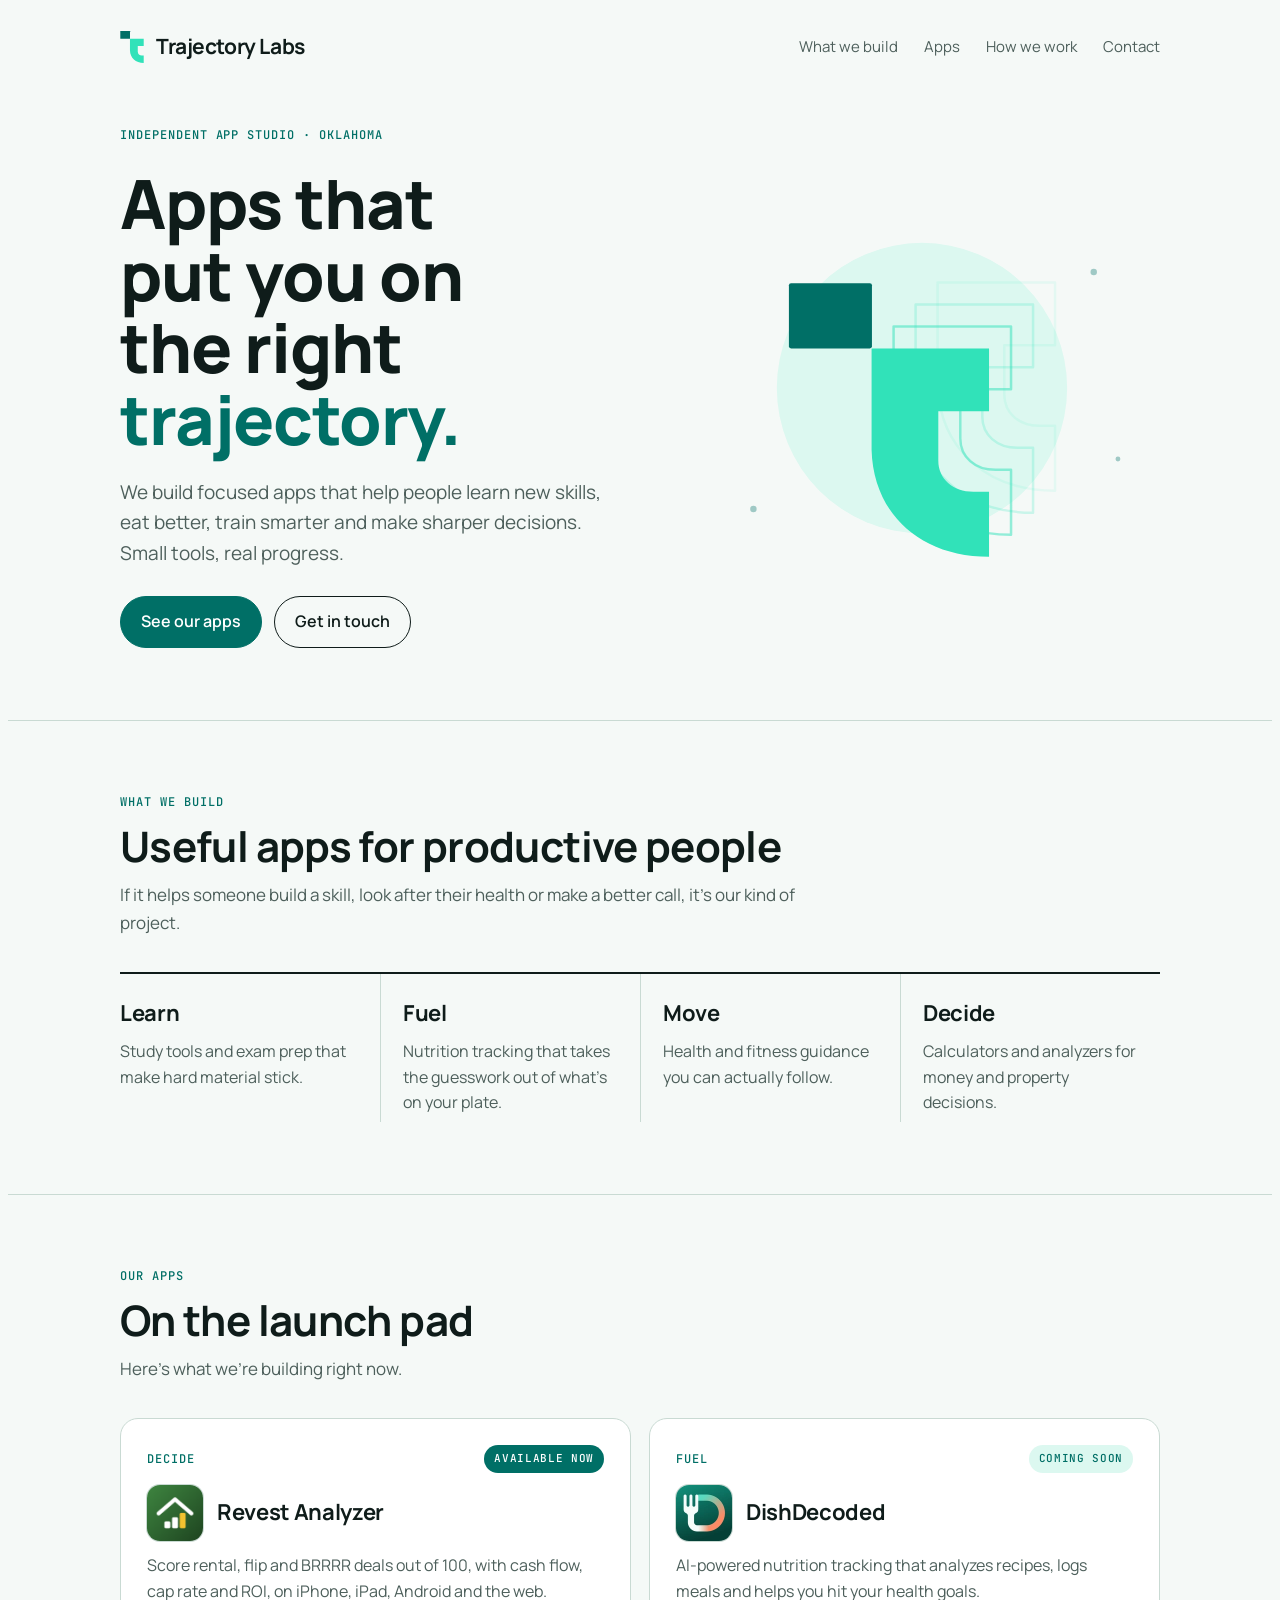
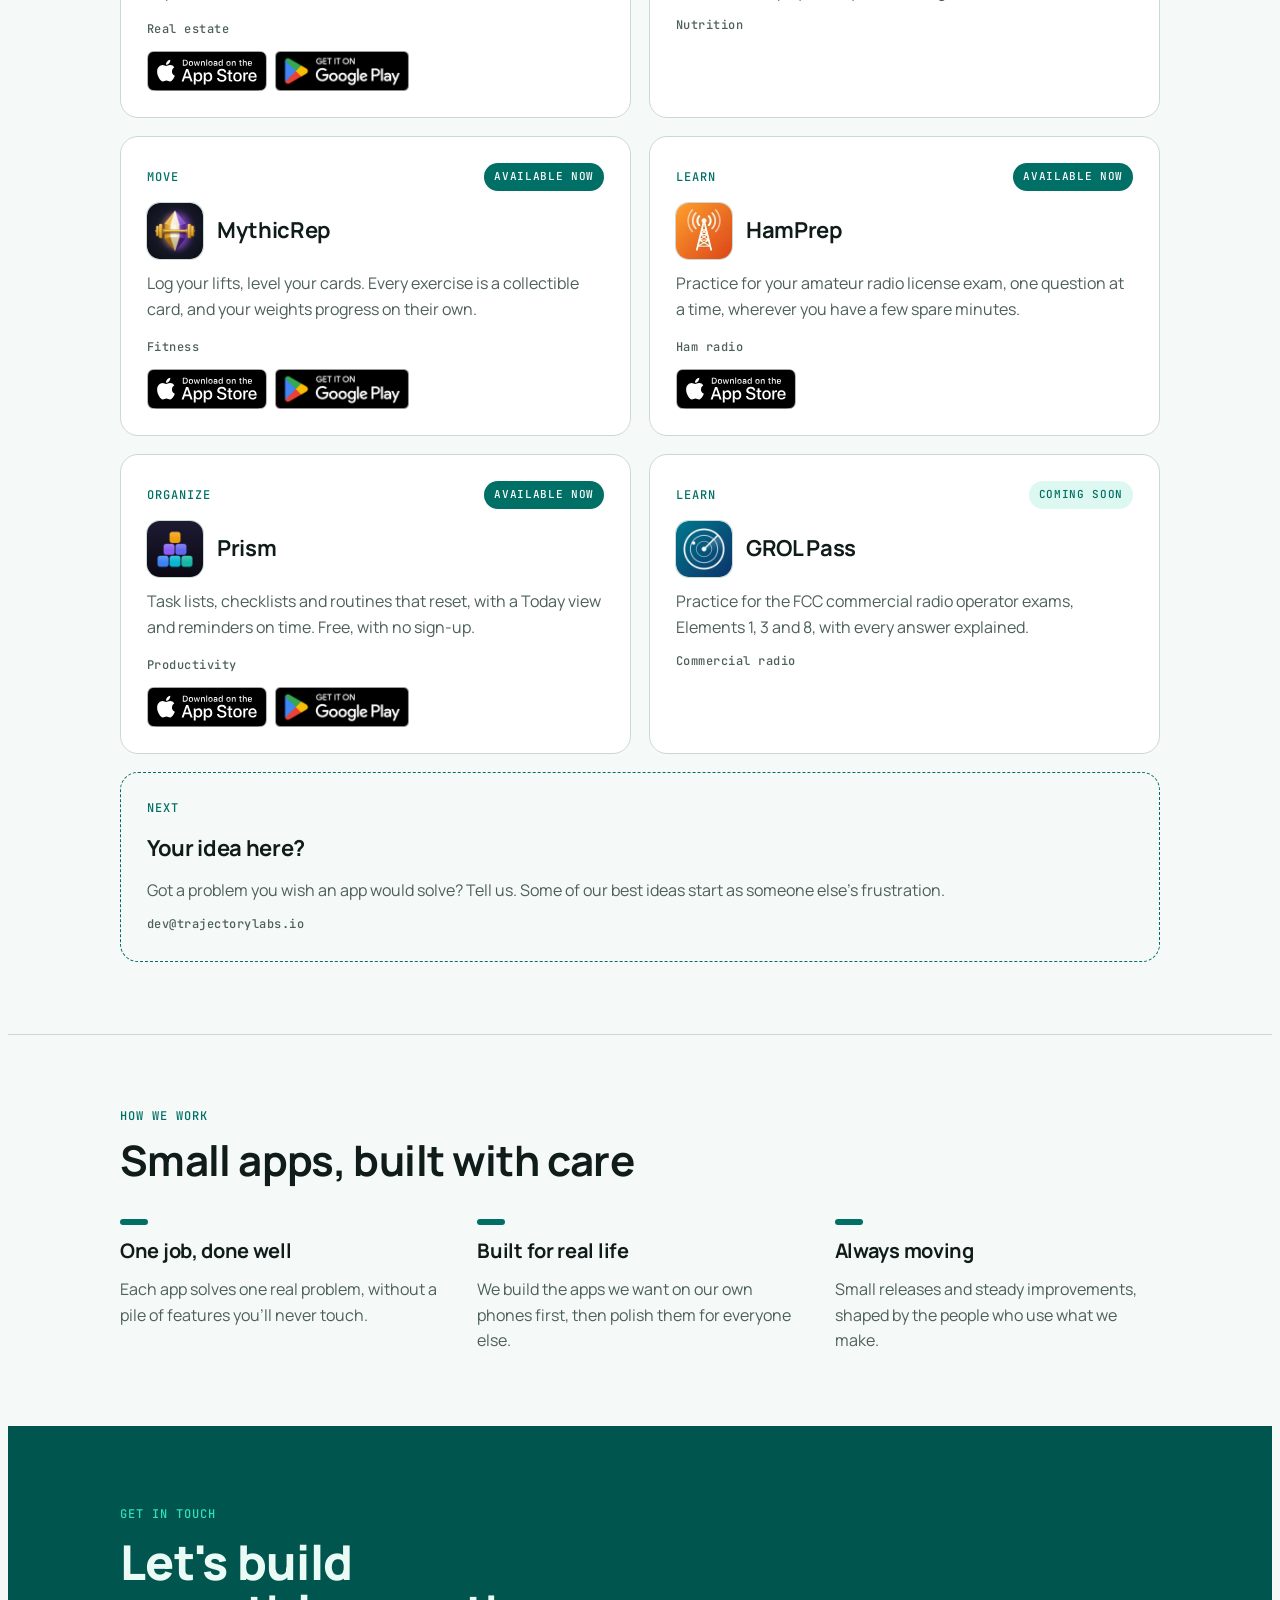
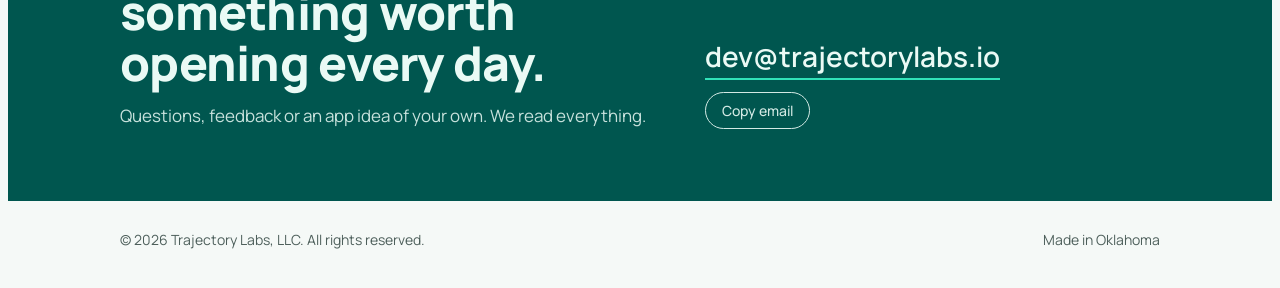
<file: index.html>
<!doctype html>
<html lang="en">
<head>
<meta charset="utf-8">
<meta name="viewport" content="width=device-width, initial-scale=1, viewport-fit=cover">
<title>Trajectory Labs | Apps that put you on the right trajectory</title>
<meta name="description" content="Trajectory Labs is an independent app studio building focused apps that help people learn, eat better, train smarter and make sharper decisions.">
<link rel="preconnect" href="https://fonts.googleapis.com">
<link rel="preconnect" href="https://fonts.gstatic.com" crossorigin>
<link rel="stylesheet" href="https://fonts.googleapis.com/css2?family=Manrope:wght@400..800&family=JetBrains+Mono:wght@500&display=swap">
<style>
/* Layout: a launch-arc hero (the logo's square as launch pad, life areas as waypoints), then calm single-column sections on a 1080px measure. */
:root {
  --bg: #f5f9f7;
  --surface: #ffffff;
  --ink: #0f1c1a;
  --muted: #4d5f5b;
  --line: #c9dad3;
  --teal: #006f66;      /* logo square */
  --mint: #31e2b9;      /* logo body */
  --mint-soft: #dcf8f0;
  --band: #00564f;
  --band-ink: #eafaf5;
  --on-teal: #ffffff;
  --font-display: "Manrope", "Avenir Next", "Segoe UI", system-ui, sans-serif;
  --font-body: "Manrope", "Avenir Next", "Segoe UI", system-ui, sans-serif;
  --font-mono: "JetBrains Mono", ui-monospace, "SF Mono", Menlo, monospace;
  --measure: 1080px;
}
@media (prefers-color-scheme: dark) {
  :root:not([data-theme="light"]) {
    --bg: #0b1513; --surface: #111f1c; --ink: #e9f3f0; --muted: #9db3ad; --line: #1f3430;
    --teal: #3fb5a6; --mint: #31e2b9; --mint-soft: #123a32; --band: #0f2e2a; --band-ink: #e9f3f0; --on-teal: #0b1513;
    color-scheme: dark;
  }
}
:root[data-theme="dark"] {
  --bg: #0b1513; --surface: #111f1c; --ink: #e9f3f0; --muted: #9db3ad; --line: #1f3430;
  --teal: #3fb5a6; --mint: #31e2b9; --mint-soft: #123a32; --band: #0f2e2a; --band-ink: #e9f3f0; --on-teal: #0b1513;
  color-scheme: dark;
}

* { box-sizing: border-box; }
html { scroll-behavior: smooth; }
@media (prefers-reduced-motion: reduce) { html { scroll-behavior: auto; } }
body {
  background: var(--bg); color: var(--ink);
  font-family: var(--font-body); font-size: 17px; line-height: 1.6;
  -webkit-font-smoothing: antialiased;
}
.wrap {
  max-width: var(--measure); margin: 0 auto;
  padding-left: max(20px, env(safe-area-inset-left, 0px));
  padding-right: max(20px, env(safe-area-inset-right, 0px));
}
a { color: inherit; }
:focus-visible { outline: 2px solid var(--teal); outline-offset: 3px; border-radius: 4px; }
h1, h2, h3 { font-family: var(--font-display); text-wrap: balance; margin: 0; letter-spacing: -0.015em; }
p { margin: 0; }
.label {
  font-family: var(--font-mono); font-size: 12px; font-weight: 500;
  letter-spacing: 0.08em; text-transform: uppercase; color: var(--teal);
}

/* Nav */
.nav { padding-block: 22px; }
.nav .wrap { display: flex; align-items: center; justify-content: space-between; gap: 16px; }
.brand { display: flex; align-items: center; gap: 12px; text-decoration: none; }
.brand img, .brand .brand-mark { height: 32px; width: auto; flex: none; display: block; }
.brand span { font-family: var(--font-display); font-weight: 700; font-size: 21px; letter-spacing: -0.02em; }
.nav ul { display: flex; gap: 26px; list-style: none; margin: 0; padding: 0; font-size: 15px; }
.nav ul a { text-decoration: none; color: var(--muted); }
.nav ul a:hover { color: var(--ink); }
@media (max-width: 640px) { .nav .wrap { flex-wrap: wrap; } .nav ul { width: 100%; gap: 18px; font-size: 14px; overflow-x: auto; } }

/* Hero */
.hero { padding-block: 40px 72px; }
.hero .wrap { display: grid; grid-template-columns: 1.05fr 1fr; gap: 48px; align-items: center; }
.hero-copy { display: grid; gap: 22px; min-width: 0; }
.hero h1 { font-size: clamp(40px, 6.2vw, 68px); line-height: 1.06; font-weight: 800; }
.hero h1 em { font-style: normal; color: var(--teal); }
.lede { font-size: 19px; color: var(--muted); max-width: 34em; }
.ctas { display: flex; flex-wrap: wrap; gap: 12px; margin-top: 6px; }
.btn {
  display: inline-flex; align-items: center; gap: 8px; padding: 12px 20px; border-radius: 999px;
  font-weight: 600; font-size: 16px; text-decoration: none; border: 1.5px solid var(--ink);
  transition: transform .15s ease, background .15s ease;
}
.btn.primary { background: var(--teal); border-color: var(--teal); color: var(--on-teal); }
.btn:hover { transform: translateY(-1px); }
.arc { min-width: 0; max-width: 560px; }
.arc svg { width: 100%; height: auto; display: block; overflow: visible; }
.arc .path { fill: none; stroke: var(--teal); stroke-width: 5; stroke-linecap: round; }
.arc .ghost { fill: none; stroke: var(--muted); opacity: .35; stroke-width: 1.5; stroke-dasharray: 3 7; }
.arc .pad { fill: var(--teal); }
.arc .pt { fill: var(--surface); stroke: var(--teal); stroke-width: 3; }
.arc .end { fill: var(--mint); }
.arc .ring { fill: none; stroke: var(--mint); stroke-width: 2; opacity: .5; transform-origin: 560px 40px; animation: ping 2.8s ease-out infinite; }
@keyframes ping { 0% { transform: scale(.6); opacity: .7; } 100% { transform: scale(2.2); opacity: 0; } }
@media (prefers-reduced-motion: reduce) { .arc .ring { animation: none; } }
.arc text { font-family: var(--font-mono); font-size: 13px; fill: var(--muted); letter-spacing: 0.04em; }
.arc text.strong { fill: var(--ink); font-weight: 500; }
@media (max-width: 860px) {
  .hero .wrap { grid-template-columns: 1fr; gap: 36px; }
  .hero { padding-block: 24px 56px; }
}

/* Sections */
section.block { padding-block: 72px; border-top: 1px solid var(--line); }
.head { display: grid; gap: 12px; margin-bottom: 36px; max-width: 40em; }
.head h2 { font-size: clamp(32px, 4vw, 42px); line-height: 1.08; font-weight: 700; }
.head p { color: var(--muted); }

/* Areas */
.areas { display: grid; grid-template-columns: repeat(4, 1fr); gap: 0; border-top: 2px solid var(--ink); }
.area { padding: 22px 22px 6px 0; display: grid; gap: 8px; align-content: start; min-width: 0; }
.area + .area { padding-left: 22px; border-left: 1px solid var(--line); }
.area h3 { font-size: 22px; font-weight: 700; }
.area p { color: var(--muted); font-size: 16px; }
@media (max-width: 860px) {
  .areas { grid-template-columns: 1fr 1fr; }
  .area:nth-child(3) { padding-left: 0; border-left: 0; }
  .area:nth-child(n+3) { border-top: 1px solid var(--line); }
}
@media (max-width: 480px) {
  .areas { grid-template-columns: 1fr; }
  .area, .area + .area { padding-left: 0; border-left: 0; }
  .area + .area { border-top: 1px solid var(--line); }
}

/* Apps */
.apps { display: grid; grid-template-columns: repeat(2, 1fr); gap: 18px; }
.app {
  background: var(--surface); border: 1px solid var(--line); border-radius: 18px;
  padding: 26px; display: grid; gap: 12px; align-content: start; min-width: 0;
}
.app-top { display: flex; align-items: center; justify-content: space-between; gap: 12px; flex-wrap: wrap; }
.chip {
  font-family: var(--font-mono); font-size: 11px; font-weight: 500; letter-spacing: 0.06em; text-transform: uppercase;
  padding: 5px 10px; border-radius: 999px; background: var(--mint-soft); color: var(--teal);
}
.chip.dev { background: transparent; border: 1px solid var(--teal); }
.app h3 { font-size: 22px; font-weight: 700; }
.app p { color: var(--muted); font-size: 16px; }
.app .meta { font-family: var(--font-mono); font-weight: 500; font-size: 12px; text-decoration: none; color: var(--muted); letter-spacing: 0.04em; }
.app-head { display: flex; align-items: center; gap: 14px; min-width: 0; }
.app-icon { width: 56px; height: 56px; flex: none; border-radius: 13px; overflow: hidden; box-shadow: 0 0 0 1px var(--line); }
.app-icon img { width: 100%; height: 100%; display: block; object-fit: cover; }
.app-icon.ph { display: grid; place-items: center; background: var(--mint-soft); color: var(--teal); font: 800 19px var(--font-display); letter-spacing: -0.02em; }
.app.linked { position: relative; transition: border-color .15s ease, transform .15s ease; }
.app.linked:hover, .app.linked:focus-within { border-color: var(--teal); transform: translateY(-2px); }
.app-link { color: inherit; text-decoration: none; }
.app-link::after { content: ""; position: absolute; inset: 0; z-index: 1; border-radius: 18px; }
.app-link:focus-visible { outline: none; }
.app-link:focus-visible::after { outline: 2px solid var(--teal); outline-offset: 3px; }
.app .store { position: relative; z-index: 2; display: inline-block; line-height: 0; border-radius: 6px; }
.chip.live { background: var(--teal); color: var(--on-teal); }
.app-foot { display: flex; flex-direction: column; align-items: flex-start; gap: 12px; margin-top: 4px; }
.badge img { height: 40px; width: auto; display: block; }
.stores { position: relative; z-index: 2; display: inline-flex; align-items: center; gap: 8px; flex-wrap: wrap; }
.store-play img { height: 40px; width: auto; display: block; }
.app.next { background: transparent; border: 1.5px dashed var(--teal); }
/* "Your idea here?" spans the row when it would sit alone in the last row of two */
@media (min-width: 721px) { .app.next:nth-child(odd) { grid-column: 1 / -1; } }
@media (max-width: 720px) { .apps { grid-template-columns: 1fr; } }

/* Principles */
.principles { display: grid; grid-template-columns: repeat(3, 1fr); gap: 32px; }
.principle { display: grid; gap: 10px; align-content: start; min-width: 0; }
.principle h3 { font-size: 20px; font-weight: 700; }
.principle p { color: var(--muted); font-size: 16px; }
.principle .tick { width: 28px; height: 6px; border-radius: 3px; background: var(--teal); }
@media (max-width: 760px) { .principles { grid-template-columns: 1fr; gap: 26px; } }

/* Contact band */
.band { background: var(--band); color: var(--band-ink); }
.band .wrap { padding-block: 72px; display: grid; grid-template-columns: 1.2fr 1fr; gap: 40px; align-items: end; }
.band h2 { font-size: clamp(32px, 4.4vw, 48px); line-height: 1.05; font-weight: 800; margin-top: 12px; }
.band p { opacity: .85; margin-top: 14px; max-width: 32em; }
.band .label { color: var(--mint); }
.mail { display: grid; gap: 12px; justify-items: start; min-width: 0; }
.mail .addr {
  font-family: var(--font-display); font-size: clamp(22px, 2.6vw, 28px); font-weight: 600;
  color: var(--band-ink); text-decoration: none; border-bottom: 2px solid var(--mint); overflow-wrap: anywhere;
}
.copy {
  font: 500 14px var(--font-body); color: var(--band-ink); background: transparent; cursor: pointer;
  border: 1.5px solid currentColor; border-radius: 999px; padding: 8px 16px; opacity: .9;
}
.copy:hover { opacity: 1; }
@media (max-width: 760px) { .band .wrap { grid-template-columns: 1fr; align-items: start; } }

footer { padding-block: 28px; }
footer .wrap { display: flex; flex-wrap: wrap; justify-content: space-between; gap: 12px; font-size: 14px; color: var(--muted); }
@media (max-width: 860px) { .arc text { font-size: 18px; } .area { padding: 20px 0 22px; } }
@media (max-width: 640px) { section.block, .band .wrap { padding-block: 56px; } .head { margin-bottom: 28px; } }
</style>
<link rel="icon" type="image/svg+xml" href="favicon.svg">
<link rel="apple-touch-icon" href="apple-touch-icon.png">
<style>
/* Option B: the logo itself, enlarged, with the launch sweep echoed twice ahead of it. Abstract brand mark, no labels. */
.opt-b { min-width: 0; max-width: 560px; width: 100%; }
.opt-b svg { width: 100%; height: auto; display: block; overflow: visible; }
.opt-b-halo { fill: var(--mint-soft); }
.opt-b-pad { fill: var(--teal); }
.opt-b-sweep { fill: var(--mint); }
.opt-b-echo { fill: none; stroke: var(--mint); stroke-width: 7; stroke-linejoin: round; }
.opt-b-echo.e1 { opacity: .5; }
.opt-b-echo.e2 { opacity: .22; }
.opt-b-echo.e3 { opacity: .09; }
.opt-b-dot { fill: var(--teal); opacity: .35; }
@media (prefers-reduced-motion: no-preference) {
  .opt-b-echo { animation: opt-b-breathe 7s ease-in-out infinite alternate; }
  .opt-b-echo.e2 { animation-delay: -2.4s; }
  .opt-b-echo.e3 { animation-delay: -4.8s; }
}
@keyframes opt-b-breathe { from { translate: 0 0; } to { translate: 10px -10px; } }
@media (max-width: 860px) { .opt-b { max-width: 420px; margin-inline: auto; } }
</style>
</head>
<body>

<header class="nav">
  <div class="wrap">
    <a class="brand" href="#top" aria-label="Trajectory Labs home">
      <svg class="brand-mark" viewBox="0 0 564 771" width="24" height="32" aria-hidden="true" focusable="false"><rect x="0" y="0" width="234" height="184" rx="6" fill="var(--teal)"/><path d="M233 184 H564 V361 H421 V500 C421 552 462 588 520 588 H564 V771 C370 771 238 650 233 470 Z" fill="var(--mint)"/></svg>
      <span>Trajectory Labs</span>
    </a>
    <ul>
      <li><a href="#build">What we build</a></li>
      <li><a href="#apps">Apps</a></li>
      <li><a href="#how">How we work</a></li>
      <li><a href="#contact">Contact</a></li>
    </ul>
  </div>
</header>

<main id="top">
  <section class="hero">
    <div class="wrap">
      <div class="hero-copy">
        <span class="label">Independent app studio · Oklahoma</span>
        <h1>Apps that put you on the right <em>trajectory.</em></h1>
        <p class="lede">We build focused apps that help people learn new skills, eat better, train smarter and make sharper decisions. Small tools, real progress.</p>
        <div class="ctas">
          <a class="btn primary" href="#apps">See our apps</a>
          <a class="btn" href="#contact">Get in touch</a>
        </div>
      </div>
      <div class="opt-b" aria-hidden="true">
  <svg viewBox="0 0 600 440">
    <circle class="opt-b-halo" cx="305" cy="222" r="180"/>
    <circle class="opt-b-dot" cx="96" cy="372" r="4"/>
    <circle class="opt-b-dot" cx="518" cy="78" r="4"/>
    <circle class="opt-b-dot" cx="548" cy="310" r="3"/>
    <g transform="translate(140 92) scale(.44)">
      <path class="opt-b-echo e3" transform="translate(186 -186)" d="M233 184 H564 V361 H421 V500 C421 552 462 588 520 588 H564 V771 C370 771 238 650 233 470 Z"/>
      <path class="opt-b-echo e2" transform="translate(124 -124)" d="M233 184 H564 V361 H421 V500 C421 552 462 588 520 588 H564 V771 C370 771 238 650 233 470 Z"/>
      <path class="opt-b-echo e1" transform="translate(62 -62)" d="M233 184 H564 V361 H421 V500 C421 552 462 588 520 588 H564 V771 C370 771 238 650 233 470 Z"/>
      <rect class="opt-b-pad" width="234" height="184" rx="6"/>
      <path class="opt-b-sweep" d="M233 184 H564 V361 H421 V500 C421 552 462 588 520 588 H564 V771 C370 771 238 650 233 470 Z"/>
    </g>
  </svg>
</div>
    </div>
  </section>

  <section class="block" id="build">
    <div class="wrap">
      <div class="head">
        <span class="label">What we build</span>
        <h2>Useful apps for productive people</h2>
        <p>If it helps someone build a skill, look after their health or make a better call, it's our kind of project.</p>
      </div>
      <div class="areas">
        <div class="area"><h3>Learn</h3><p>Study tools and exam prep that make hard material stick.</p></div>
        <div class="area"><h3>Fuel</h3><p>Nutrition tracking that takes the guesswork out of what's on your plate.</p></div>
        <div class="area"><h3>Move</h3><p>Health and fitness guidance you can actually follow.</p></div>
        <div class="area"><h3>Decide</h3><p>Calculators and analyzers for money and property decisions.</p></div>
      </div>
    </div>
  </section>

  <section class="block" id="apps">
    <div class="wrap">
      <div class="head">
        <span class="label">Our apps</span>
        <h2>On the launch pad</h2>
        <p>Here's what we're building right now.</p>
      </div>
      <div class="apps">
        <article class="app live linked">
          <div class="app-top"><span class="label">Decide</span><span class="chip live">Available now</span></div>
          <div class="app-head"><div class="app-icon"><img src="revest/icon-v13.png" alt="" width="56" height="56" loading="lazy"></div><h3><a class="app-link" href="revest/">Revest Analyzer</a></h3></div>
          <p>Score rental, flip and BRRRR deals out of 100, with cash flow, cap rate and ROI, on iPhone, iPad, Android and the web.</p>
          <div class="app-foot"><span class="meta">Real estate</span><span class="stores"><a class="store" href="https://apps.apple.com/us/app/revest-analyzer/id6760630054" target="_blank" rel="noopener" aria-label="Revest Analyzer on the App Store"><svg class="badge" xmlns="http://www.w3.org/2000/svg" width="120" height="40" aria-hidden="true" focusable="false" viewBox="0 0 119.66407 40"><g><g><g><path d="M110.13477,0H9.53468c-.3667,0-.729,0-1.09473.002-.30615.002-.60986.00781-.91895.0127A13.21476,13.21476,0,0,0,5.5171.19141a6.66509,6.66509,0,0,0-1.90088.627A6.43779,6.43779,0,0,0,1.99757,1.99707,6.25844,6.25844,0,0,0,.81935,3.61816a6.60119,6.60119,0,0,0-.625,1.90332,12.993,12.993,0,0,0-.1792,2.002C.00587,7.83008.00489,8.1377,0,8.44434V31.5586c.00489.3105.00587.6113.01515.9219a12.99232,12.99232,0,0,0,.1792,2.0019,6.58756,6.58756,0,0,0,.625,1.9043A6.20778,6.20778,0,0,0,1.99757,38.001a6.27445,6.27445,0,0,0,1.61865,1.1787,6.70082,6.70082,0,0,0,1.90088.6308,13.45514,13.45514,0,0,0,2.0039.1768c.30909.0068.6128.0107.91895.0107C8.80567,40,9.168,40,9.53468,40H110.13477c.3594,0,.7246,0,1.084-.002.3047,0,.6172-.0039.9219-.0107a13.279,13.279,0,0,0,2-.1768,6.80432,6.80432,0,0,0,1.9082-.6308,6.27742,6.27742,0,0,0,1.6172-1.1787,6.39482,6.39482,0,0,0,1.1816-1.6143,6.60413,6.60413,0,0,0,.6191-1.9043,13.50643,13.50643,0,0,0,.1856-2.0019c.0039-.3106.0039-.6114.0039-.9219.0078-.3633.0078-.7246.0078-1.0938V9.53613c0-.36621,0-.72949-.0078-1.09179,0-.30664,0-.61426-.0039-.9209a13.5071,13.5071,0,0,0-.1856-2.002,6.6177,6.6177,0,0,0-.6191-1.90332,6.46619,6.46619,0,0,0-2.7988-2.7998,6.76754,6.76754,0,0,0-1.9082-.627,13.04394,13.04394,0,0,0-2-.17676c-.3047-.00488-.6172-.01074-.9219-.01269-.3594-.002-.7246-.002-1.084-.002Z" style="fill: #a6a6a6"/><path d="M8.44483,39.125c-.30468,0-.602-.0039-.90429-.0107a12.68714,12.68714,0,0,1-1.86914-.1631,5.88381,5.88381,0,0,1-1.65674-.5479,5.40573,5.40573,0,0,1-1.397-1.0166,5.32082,5.32082,0,0,1-1.02051-1.3965,5.72186,5.72186,0,0,1-.543-1.6572,12.41351,12.41351,0,0,1-.1665-1.875c-.00634-.2109-.01464-.9131-.01464-.9131V8.44434S.88185,7.75293.8877,7.5498a12.37039,12.37039,0,0,1,.16553-1.87207,5.7555,5.7555,0,0,1,.54346-1.6621A5.37349,5.37349,0,0,1,2.61183,2.61768,5.56543,5.56543,0,0,1,4.01417,1.59521a5.82309,5.82309,0,0,1,1.65332-.54394A12.58589,12.58589,0,0,1,7.543.88721L8.44532.875H111.21387l.9131.0127a12.38493,12.38493,0,0,1,1.8584.16259,5.93833,5.93833,0,0,1,1.6709.54785,5.59374,5.59374,0,0,1,2.415,2.41993,5.76267,5.76267,0,0,1,.5352,1.64892,12.995,12.995,0,0,1,.1738,1.88721c.0029.2832.0029.5874.0029.89014.0079.375.0079.73193.0079,1.09179V30.4648c0,.3633,0,.7178-.0079,1.0752,0,.3252,0,.6231-.0039.9297a12.73126,12.73126,0,0,1-.1709,1.8535,5.739,5.739,0,0,1-.54,1.67,5.48029,5.48029,0,0,1-1.0156,1.3857,5.4129,5.4129,0,0,1-1.3994,1.0225,5.86168,5.86168,0,0,1-1.668.5498,12.54218,12.54218,0,0,1-1.8692.1631c-.2929.0068-.5996.0107-.8974.0107l-1.084.002Z"/></g><g id="_Group_" data-name="&lt;Group&gt;"><g id="_Group_2" data-name="&lt;Group&gt;"><g id="_Group_3" data-name="&lt;Group&gt;"><path id="_Path_" data-name="&lt;Path&gt;" d="M24.76888,20.30068a4.94881,4.94881,0,0,1,2.35656-4.15206,5.06566,5.06566,0,0,0-3.99116-2.15768c-1.67924-.17626-3.30719,1.00483-4.1629,1.00483-.87227,0-2.18977-.98733-3.6085-.95814a5.31529,5.31529,0,0,0-4.47292,2.72787c-1.934,3.34842-.49141,8.26947,1.3612,10.97608.9269,1.32535,2.01018,2.8058,3.42763,2.7533,1.38706-.05753,1.9051-.88448,3.5794-.88448,1.65876,0,2.14479.88448,3.591.8511,1.48838-.02416,2.42613-1.33124,3.32051-2.66914a10.962,10.962,0,0,0,1.51842-3.09251A4.78205,4.78205,0,0,1,24.76888,20.30068Z" style="fill: #fff"/><path id="_Path_2" data-name="&lt;Path&gt;" d="M22.03725,12.21089a4.87248,4.87248,0,0,0,1.11452-3.49062,4.95746,4.95746,0,0,0-3.20758,1.65961,4.63634,4.63634,0,0,0-1.14371,3.36139A4.09905,4.09905,0,0,0,22.03725,12.21089Z" style="fill: #fff"/></g></g><g><path d="M42.30227,27.13965h-4.7334l-1.13672,3.35645H34.42727l4.4834-12.418h2.083l4.4834,12.418H43.438ZM38.0591,25.59082h3.752l-1.84961-5.44727h-.05176Z" style="fill: #fff"/><path d="M55.15969,25.96973c0,2.81348-1.50586,4.62109-3.77832,4.62109a3.0693,3.0693,0,0,1-2.84863-1.584h-.043v4.48438h-1.8584V21.44238H48.4302v1.50586h.03418a3.21162,3.21162,0,0,1,2.88281-1.60059C53.645,21.34766,55.15969,23.16406,55.15969,25.96973Zm-1.91016,0c0-1.833-.94727-3.03809-2.39258-3.03809-1.41992,0-2.375,1.23047-2.375,3.03809,0,1.82422.95508,3.0459,2.375,3.0459C52.30227,29.01563,53.24953,27.81934,53.24953,25.96973Z" style="fill: #fff"/><path d="M65.12453,25.96973c0,2.81348-1.50586,4.62109-3.77832,4.62109a3.0693,3.0693,0,0,1-2.84863-1.584h-.043v4.48438h-1.8584V21.44238H58.395v1.50586h.03418A3.21162,3.21162,0,0,1,61.312,21.34766C63.60988,21.34766,65.12453,23.16406,65.12453,25.96973Zm-1.91016,0c0-1.833-.94727-3.03809-2.39258-3.03809-1.41992,0-2.375,1.23047-2.375,3.03809,0,1.82422.95508,3.0459,2.375,3.0459C62.26711,29.01563,63.21438,27.81934,63.21438,25.96973Z" style="fill: #fff"/><path d="M71.71047,27.03613c.1377,1.23145,1.334,2.04,2.96875,2.04,1.56641,0,2.69336-.80859,2.69336-1.91895,0-.96387-.67969-1.541-2.28906-1.93652l-1.60937-.3877c-2.28027-.55078-3.33887-1.61719-3.33887-3.34766,0-2.14258,1.86719-3.61426,4.51855-3.61426,2.624,0,4.42285,1.47168,4.4834,3.61426h-1.876c-.1123-1.23926-1.13672-1.9873-2.63379-1.9873s-2.52148.75684-2.52148,1.8584c0,.87793.6543,1.39453,2.25488,1.79l1.36816.33594c2.54785.60254,3.60645,1.626,3.60645,3.44238,0,2.32324-1.85059,3.77832-4.79395,3.77832-2.75391,0-4.61328-1.4209-4.7334-3.667Z" style="fill: #fff"/><path d="M83.34621,19.2998v2.14258h1.72168v1.47168H83.34621v4.99121c0,.77539.34473,1.13672,1.10156,1.13672a5.80752,5.80752,0,0,0,.61133-.043v1.46289a5.10351,5.10351,0,0,1-1.03223.08594c-1.833,0-2.54785-.68848-2.54785-2.44434V22.91406H80.16262V21.44238H81.479V19.2998Z" style="fill: #fff"/><path d="M86.065,25.96973c0-2.84863,1.67773-4.63867,4.29395-4.63867,2.625,0,4.29492,1.79,4.29492,4.63867,0,2.85645-1.66113,4.63867-4.29492,4.63867C87.72609,30.6084,86.065,28.82617,86.065,25.96973Zm6.69531,0c0-1.9541-.89551-3.10742-2.40137-3.10742s-2.40039,1.16211-2.40039,3.10742c0,1.96191.89453,3.10645,2.40039,3.10645S92.76027,27.93164,92.76027,25.96973Z" style="fill: #fff"/><path d="M96.18606,21.44238h1.77246v1.541h.043a2.1594,2.1594,0,0,1,2.17773-1.63574,2.86616,2.86616,0,0,1,.63672.06934v1.73828a2.59794,2.59794,0,0,0-.835-.1123,1.87264,1.87264,0,0,0-1.93652,2.083v5.37012h-1.8584Z" style="fill: #fff"/><path d="M109.3843,27.83691c-.25,1.64355-1.85059,2.77148-3.89844,2.77148-2.63379,0-4.26855-1.76465-4.26855-4.5957,0-2.83984,1.64355-4.68164,4.19043-4.68164,2.50488,0,4.08008,1.7207,4.08008,4.46582v.63672h-6.39453v.1123a2.358,2.358,0,0,0,2.43555,2.56445,2.04834,2.04834,0,0,0,2.09082-1.27344Zm-6.28223-2.70215h4.52637a2.1773,2.1773,0,0,0-2.2207-2.29785A2.292,2.292,0,0,0,103.10207,25.13477Z" style="fill: #fff"/></g></g></g><g id="_Group_4" data-name="&lt;Group&gt;"><g><path d="M37.82619,8.731a2.63964,2.63964,0,0,1,2.80762,2.96484c0,1.90625-1.03027,3.002-2.80762,3.002H35.67092V8.731Zm-1.22852,5.123h1.125a1.87588,1.87588,0,0,0,1.96777-2.146,1.881,1.881,0,0,0-1.96777-2.13379h-1.125Z" style="fill: #fff"/><path d="M41.68068,12.44434a2.13323,2.13323,0,1,1,4.24707,0,2.13358,2.13358,0,1,1-4.24707,0Zm3.333,0c0-.97607-.43848-1.54687-1.208-1.54687-.77246,0-1.207.5708-1.207,1.54688,0,.98389.43457,1.55029,1.207,1.55029C44.57522,13.99463,45.01369,13.42432,45.01369,12.44434Z" style="fill: #fff"/><path d="M51.57326,14.69775h-.92187l-.93066-3.31641h-.07031l-.92676,3.31641h-.91309l-1.24121-4.50293h.90137l.80664,3.436h.06641l.92578-3.436h.85254l.92578,3.436h.07031l.80273-3.436h.88867Z" style="fill: #fff"/><path d="M53.85354,10.19482H54.709v.71533h.06641a1.348,1.348,0,0,1,1.34375-.80225,1.46456,1.46456,0,0,1,1.55859,1.6748v2.915h-.88867V12.00586c0-.72363-.31445-1.0835-.97168-1.0835a1.03294,1.03294,0,0,0-1.0752,1.14111v2.63428h-.88867Z" style="fill: #fff"/><path d="M59.09377,8.437h.88867v6.26074h-.88867Z" style="fill: #fff"/><path d="M61.21779,12.44434a2.13346,2.13346,0,1,1,4.24756,0,2.1338,2.1338,0,1,1-4.24756,0Zm3.333,0c0-.97607-.43848-1.54687-1.208-1.54687-.77246,0-1.207.5708-1.207,1.54688,0,.98389.43457,1.55029,1.207,1.55029C64.11232,13.99463,64.5508,13.42432,64.5508,12.44434Z" style="fill: #fff"/><path d="M66.4009,13.42432c0-.81055.60352-1.27783,1.6748-1.34424l1.21973-.07031v-.38867c0-.47559-.31445-.74414-.92187-.74414-.49609,0-.83984.18213-.93848.50049h-.86035c.09082-.77344.81836-1.26953,1.83984-1.26953,1.12891,0,1.76563.562,1.76563,1.51318v3.07666h-.85547v-.63281h-.07031a1.515,1.515,0,0,1-1.35254.707A1.36026,1.36026,0,0,1,66.4009,13.42432Zm2.89453-.38477v-.37646l-1.09961.07031c-.62012.0415-.90137.25244-.90137.64941,0,.40527.35156.64111.835.64111A1.0615,1.0615,0,0,0,69.29543,13.03955Z" style="fill: #fff"/><path d="M71.34816,12.44434c0-1.42285.73145-2.32422,1.86914-2.32422a1.484,1.484,0,0,1,1.38086.79h.06641V8.437h.88867v6.26074h-.85156v-.71143h-.07031a1.56284,1.56284,0,0,1-1.41406.78564C72.0718,14.772,71.34816,13.87061,71.34816,12.44434Zm.918,0c0,.95508.4502,1.52979,1.20313,1.52979.749,0,1.21191-.583,1.21191-1.52588,0-.93848-.46777-1.52979-1.21191-1.52979C72.72121,10.91846,72.26613,11.49707,72.26613,12.44434Z" style="fill: #fff"/><path d="M79.23,12.44434a2.13323,2.13323,0,1,1,4.24707,0,2.13358,2.13358,0,1,1-4.24707,0Zm3.333,0c0-.97607-.43848-1.54687-1.208-1.54687-.77246,0-1.207.5708-1.207,1.54688,0,.98389.43457,1.55029,1.207,1.55029C82.12453,13.99463,82.563,13.42432,82.563,12.44434Z" style="fill: #fff"/><path d="M84.66945,10.19482h.85547v.71533h.06641a1.348,1.348,0,0,1,1.34375-.80225,1.46456,1.46456,0,0,1,1.55859,1.6748v2.915H87.605V12.00586c0-.72363-.31445-1.0835-.97168-1.0835a1.03294,1.03294,0,0,0-1.0752,1.14111v2.63428h-.88867Z" style="fill: #fff"/><path d="M93.51516,9.07373v1.1416h.97559v.74854h-.97559V13.2793c0,.47168.19434.67822.63672.67822a2.96657,2.96657,0,0,0,.33887-.02051v.74023a2.9155,2.9155,0,0,1-.4834.04541c-.98828,0-1.38184-.34766-1.38184-1.21582v-2.543h-.71484v-.74854h.71484V9.07373Z" style="fill: #fff"/><path d="M95.70461,8.437h.88086v2.48145h.07031a1.3856,1.3856,0,0,1,1.373-.80664,1.48339,1.48339,0,0,1,1.55078,1.67871v2.90723H98.69v-2.688c0-.71924-.335-1.0835-.96289-1.0835a1.05194,1.05194,0,0,0-1.13379,1.1416v2.62988h-.88867Z" style="fill: #fff"/><path d="M104.76125,13.48193a1.828,1.828,0,0,1-1.95117,1.30273A2.04531,2.04531,0,0,1,100.73,12.46045a2.07685,2.07685,0,0,1,2.07617-2.35254c1.25293,0,2.00879.856,2.00879,2.27V12.688h-3.17969v.0498a1.1902,1.1902,0,0,0,1.19922,1.29,1.07934,1.07934,0,0,0,1.07129-.5459Zm-3.126-1.45117h2.27441a1.08647,1.08647,0,0,0-1.1084-1.1665A1.15162,1.15162,0,0,0,101.63527,12.03076Z" style="fill: #fff"/></g></g></g></svg></a><a class="store store-play" href="https://play.google.com/store/apps/details?id=com.trajectorylabs.revest" target="_blank" rel="noopener" aria-label="Revest Analyzer on Google Play"><img src="shared/google-play-badge.png" alt="" width="134" height="40" loading="lazy"></a></span></div>
        </article>
        <article class="app linked">
          <div class="app-top"><span class="label">Fuel</span><span class="chip">Coming soon</span></div>
          <div class="app-head"><div class="app-icon"><img src="[data-uri]" alt="" width="56" height="56" loading="lazy"></div><h3><a class="app-link" href="dishdecoded/">DishDecoded</a></h3></div>
          <p>AI-powered nutrition tracking that analyzes recipes, logs meals and helps you hit your health goals.</p>
          <span class="meta">Nutrition</span>
        </article>
        <article class="app live linked">
          <div class="app-top"><span class="label">Move</span><span class="chip live">Available now</span></div>
          <div class="app-head"><div class="app-icon"><img src="mythic-rep/assets/app-icon.webp" alt="" width="56" height="56" loading="lazy"></div><h3><a class="app-link" href="mythic-rep/">MythicRep</a></h3></div>
          <p>Log your lifts, level your cards. Every exercise is a collectible card, and your weights progress on their own.</p>
          <div class="app-foot"><span class="meta">Fitness</span><span class="stores"><a class="store" href="https://apps.apple.com/us/app/mythicrep-workout-tracker/id6826918978" target="_blank" rel="noopener" aria-label="MythicRep on the App Store"><svg class="badge" xmlns="http://www.w3.org/2000/svg" width="120" height="40" aria-hidden="true" focusable="false" viewBox="0 0 119.66407 40"><g><g><g><path d="M110.13477,0H9.53468c-.3667,0-.729,0-1.09473.002-.30615.002-.60986.00781-.91895.0127A13.21476,13.21476,0,0,0,5.5171.19141a6.66509,6.66509,0,0,0-1.90088.627A6.43779,6.43779,0,0,0,1.99757,1.99707,6.25844,6.25844,0,0,0,.81935,3.61816a6.60119,6.60119,0,0,0-.625,1.90332,12.993,12.993,0,0,0-.1792,2.002C.00587,7.83008.00489,8.1377,0,8.44434V31.5586c.00489.3105.00587.6113.01515.9219a12.99232,12.99232,0,0,0,.1792,2.0019,6.58756,6.58756,0,0,0,.625,1.9043A6.20778,6.20778,0,0,0,1.99757,38.001a6.27445,6.27445,0,0,0,1.61865,1.1787,6.70082,6.70082,0,0,0,1.90088.6308,13.45514,13.45514,0,0,0,2.0039.1768c.30909.0068.6128.0107.91895.0107C8.80567,40,9.168,40,9.53468,40H110.13477c.3594,0,.7246,0,1.084-.002.3047,0,.6172-.0039.9219-.0107a13.279,13.279,0,0,0,2-.1768,6.80432,6.80432,0,0,0,1.9082-.6308,6.27742,6.27742,0,0,0,1.6172-1.1787,6.39482,6.39482,0,0,0,1.1816-1.6143,6.60413,6.60413,0,0,0,.6191-1.9043,13.50643,13.50643,0,0,0,.1856-2.0019c.0039-.3106.0039-.6114.0039-.9219.0078-.3633.0078-.7246.0078-1.0938V9.53613c0-.36621,0-.72949-.0078-1.09179,0-.30664,0-.61426-.0039-.9209a13.5071,13.5071,0,0,0-.1856-2.002,6.6177,6.6177,0,0,0-.6191-1.90332,6.46619,6.46619,0,0,0-2.7988-2.7998,6.76754,6.76754,0,0,0-1.9082-.627,13.04394,13.04394,0,0,0-2-.17676c-.3047-.00488-.6172-.01074-.9219-.01269-.3594-.002-.7246-.002-1.084-.002Z" style="fill: #a6a6a6"/><path d="M8.44483,39.125c-.30468,0-.602-.0039-.90429-.0107a12.68714,12.68714,0,0,1-1.86914-.1631,5.88381,5.88381,0,0,1-1.65674-.5479,5.40573,5.40573,0,0,1-1.397-1.0166,5.32082,5.32082,0,0,1-1.02051-1.3965,5.72186,5.72186,0,0,1-.543-1.6572,12.41351,12.41351,0,0,1-.1665-1.875c-.00634-.2109-.01464-.9131-.01464-.9131V8.44434S.88185,7.75293.8877,7.5498a12.37039,12.37039,0,0,1,.16553-1.87207,5.7555,5.7555,0,0,1,.54346-1.6621A5.37349,5.37349,0,0,1,2.61183,2.61768,5.56543,5.56543,0,0,1,4.01417,1.59521a5.82309,5.82309,0,0,1,1.65332-.54394A12.58589,12.58589,0,0,1,7.543.88721L8.44532.875H111.21387l.9131.0127a12.38493,12.38493,0,0,1,1.8584.16259,5.93833,5.93833,0,0,1,1.6709.54785,5.59374,5.59374,0,0,1,2.415,2.41993,5.76267,5.76267,0,0,1,.5352,1.64892,12.995,12.995,0,0,1,.1738,1.88721c.0029.2832.0029.5874.0029.89014.0079.375.0079.73193.0079,1.09179V30.4648c0,.3633,0,.7178-.0079,1.0752,0,.3252,0,.6231-.0039.9297a12.73126,12.73126,0,0,1-.1709,1.8535,5.739,5.739,0,0,1-.54,1.67,5.48029,5.48029,0,0,1-1.0156,1.3857,5.4129,5.4129,0,0,1-1.3994,1.0225,5.86168,5.86168,0,0,1-1.668.5498,12.54218,12.54218,0,0,1-1.8692.1631c-.2929.0068-.5996.0107-.8974.0107l-1.084.002Z"/></g><g id="_Group_" data-name="&lt;Group&gt;"><g id="_Group_2" data-name="&lt;Group&gt;"><g id="_Group_3" data-name="&lt;Group&gt;"><path id="_Path_" data-name="&lt;Path&gt;" d="M24.76888,20.30068a4.94881,4.94881,0,0,1,2.35656-4.15206,5.06566,5.06566,0,0,0-3.99116-2.15768c-1.67924-.17626-3.30719,1.00483-4.1629,1.00483-.87227,0-2.18977-.98733-3.6085-.95814a5.31529,5.31529,0,0,0-4.47292,2.72787c-1.934,3.34842-.49141,8.26947,1.3612,10.97608.9269,1.32535,2.01018,2.8058,3.42763,2.7533,1.38706-.05753,1.9051-.88448,3.5794-.88448,1.65876,0,2.14479.88448,3.591.8511,1.48838-.02416,2.42613-1.33124,3.32051-2.66914a10.962,10.962,0,0,0,1.51842-3.09251A4.78205,4.78205,0,0,1,24.76888,20.30068Z" style="fill: #fff"/><path id="_Path_2" data-name="&lt;Path&gt;" d="M22.03725,12.21089a4.87248,4.87248,0,0,0,1.11452-3.49062,4.95746,4.95746,0,0,0-3.20758,1.65961,4.63634,4.63634,0,0,0-1.14371,3.36139A4.09905,4.09905,0,0,0,22.03725,12.21089Z" style="fill: #fff"/></g></g><g><path d="M42.30227,27.13965h-4.7334l-1.13672,3.35645H34.42727l4.4834-12.418h2.083l4.4834,12.418H43.438ZM38.0591,25.59082h3.752l-1.84961-5.44727h-.05176Z" style="fill: #fff"/><path d="M55.15969,25.96973c0,2.81348-1.50586,4.62109-3.77832,4.62109a3.0693,3.0693,0,0,1-2.84863-1.584h-.043v4.48438h-1.8584V21.44238H48.4302v1.50586h.03418a3.21162,3.21162,0,0,1,2.88281-1.60059C53.645,21.34766,55.15969,23.16406,55.15969,25.96973Zm-1.91016,0c0-1.833-.94727-3.03809-2.39258-3.03809-1.41992,0-2.375,1.23047-2.375,3.03809,0,1.82422.95508,3.0459,2.375,3.0459C52.30227,29.01563,53.24953,27.81934,53.24953,25.96973Z" style="fill: #fff"/><path d="M65.12453,25.96973c0,2.81348-1.50586,4.62109-3.77832,4.62109a3.0693,3.0693,0,0,1-2.84863-1.584h-.043v4.48438h-1.8584V21.44238H58.395v1.50586h.03418A3.21162,3.21162,0,0,1,61.312,21.34766C63.60988,21.34766,65.12453,23.16406,65.12453,25.96973Zm-1.91016,0c0-1.833-.94727-3.03809-2.39258-3.03809-1.41992,0-2.375,1.23047-2.375,3.03809,0,1.82422.95508,3.0459,2.375,3.0459C62.26711,29.01563,63.21438,27.81934,63.21438,25.96973Z" style="fill: #fff"/><path d="M71.71047,27.03613c.1377,1.23145,1.334,2.04,2.96875,2.04,1.56641,0,2.69336-.80859,2.69336-1.91895,0-.96387-.67969-1.541-2.28906-1.93652l-1.60937-.3877c-2.28027-.55078-3.33887-1.61719-3.33887-3.34766,0-2.14258,1.86719-3.61426,4.51855-3.61426,2.624,0,4.42285,1.47168,4.4834,3.61426h-1.876c-.1123-1.23926-1.13672-1.9873-2.63379-1.9873s-2.52148.75684-2.52148,1.8584c0,.87793.6543,1.39453,2.25488,1.79l1.36816.33594c2.54785.60254,3.60645,1.626,3.60645,3.44238,0,2.32324-1.85059,3.77832-4.79395,3.77832-2.75391,0-4.61328-1.4209-4.7334-3.667Z" style="fill: #fff"/><path d="M83.34621,19.2998v2.14258h1.72168v1.47168H83.34621v4.99121c0,.77539.34473,1.13672,1.10156,1.13672a5.80752,5.80752,0,0,0,.61133-.043v1.46289a5.10351,5.10351,0,0,1-1.03223.08594c-1.833,0-2.54785-.68848-2.54785-2.44434V22.91406H80.16262V21.44238H81.479V19.2998Z" style="fill: #fff"/><path d="M86.065,25.96973c0-2.84863,1.67773-4.63867,4.29395-4.63867,2.625,0,4.29492,1.79,4.29492,4.63867,0,2.85645-1.66113,4.63867-4.29492,4.63867C87.72609,30.6084,86.065,28.82617,86.065,25.96973Zm6.69531,0c0-1.9541-.89551-3.10742-2.40137-3.10742s-2.40039,1.16211-2.40039,3.10742c0,1.96191.89453,3.10645,2.40039,3.10645S92.76027,27.93164,92.76027,25.96973Z" style="fill: #fff"/><path d="M96.18606,21.44238h1.77246v1.541h.043a2.1594,2.1594,0,0,1,2.17773-1.63574,2.86616,2.86616,0,0,1,.63672.06934v1.73828a2.59794,2.59794,0,0,0-.835-.1123,1.87264,1.87264,0,0,0-1.93652,2.083v5.37012h-1.8584Z" style="fill: #fff"/><path d="M109.3843,27.83691c-.25,1.64355-1.85059,2.77148-3.89844,2.77148-2.63379,0-4.26855-1.76465-4.26855-4.5957,0-2.83984,1.64355-4.68164,4.19043-4.68164,2.50488,0,4.08008,1.7207,4.08008,4.46582v.63672h-6.39453v.1123a2.358,2.358,0,0,0,2.43555,2.56445,2.04834,2.04834,0,0,0,2.09082-1.27344Zm-6.28223-2.70215h4.52637a2.1773,2.1773,0,0,0-2.2207-2.29785A2.292,2.292,0,0,0,103.10207,25.13477Z" style="fill: #fff"/></g></g></g><g id="_Group_4" data-name="&lt;Group&gt;"><g><path d="M37.82619,8.731a2.63964,2.63964,0,0,1,2.80762,2.96484c0,1.90625-1.03027,3.002-2.80762,3.002H35.67092V8.731Zm-1.22852,5.123h1.125a1.87588,1.87588,0,0,0,1.96777-2.146,1.881,1.881,0,0,0-1.96777-2.13379h-1.125Z" style="fill: #fff"/><path d="M41.68068,12.44434a2.13323,2.13323,0,1,1,4.24707,0,2.13358,2.13358,0,1,1-4.24707,0Zm3.333,0c0-.97607-.43848-1.54687-1.208-1.54687-.77246,0-1.207.5708-1.207,1.54688,0,.98389.43457,1.55029,1.207,1.55029C44.57522,13.99463,45.01369,13.42432,45.01369,12.44434Z" style="fill: #fff"/><path d="M51.57326,14.69775h-.92187l-.93066-3.31641h-.07031l-.92676,3.31641h-.91309l-1.24121-4.50293h.90137l.80664,3.436h.06641l.92578-3.436h.85254l.92578,3.436h.07031l.80273-3.436h.88867Z" style="fill: #fff"/><path d="M53.85354,10.19482H54.709v.71533h.06641a1.348,1.348,0,0,1,1.34375-.80225,1.46456,1.46456,0,0,1,1.55859,1.6748v2.915h-.88867V12.00586c0-.72363-.31445-1.0835-.97168-1.0835a1.03294,1.03294,0,0,0-1.0752,1.14111v2.63428h-.88867Z" style="fill: #fff"/><path d="M59.09377,8.437h.88867v6.26074h-.88867Z" style="fill: #fff"/><path d="M61.21779,12.44434a2.13346,2.13346,0,1,1,4.24756,0,2.1338,2.1338,0,1,1-4.24756,0Zm3.333,0c0-.97607-.43848-1.54687-1.208-1.54687-.77246,0-1.207.5708-1.207,1.54688,0,.98389.43457,1.55029,1.207,1.55029C64.11232,13.99463,64.5508,13.42432,64.5508,12.44434Z" style="fill: #fff"/><path d="M66.4009,13.42432c0-.81055.60352-1.27783,1.6748-1.34424l1.21973-.07031v-.38867c0-.47559-.31445-.74414-.92187-.74414-.49609,0-.83984.18213-.93848.50049h-.86035c.09082-.77344.81836-1.26953,1.83984-1.26953,1.12891,0,1.76563.562,1.76563,1.51318v3.07666h-.85547v-.63281h-.07031a1.515,1.515,0,0,1-1.35254.707A1.36026,1.36026,0,0,1,66.4009,13.42432Zm2.89453-.38477v-.37646l-1.09961.07031c-.62012.0415-.90137.25244-.90137.64941,0,.40527.35156.64111.835.64111A1.0615,1.0615,0,0,0,69.29543,13.03955Z" style="fill: #fff"/><path d="M71.34816,12.44434c0-1.42285.73145-2.32422,1.86914-2.32422a1.484,1.484,0,0,1,1.38086.79h.06641V8.437h.88867v6.26074h-.85156v-.71143h-.07031a1.56284,1.56284,0,0,1-1.41406.78564C72.0718,14.772,71.34816,13.87061,71.34816,12.44434Zm.918,0c0,.95508.4502,1.52979,1.20313,1.52979.749,0,1.21191-.583,1.21191-1.52588,0-.93848-.46777-1.52979-1.21191-1.52979C72.72121,10.91846,72.26613,11.49707,72.26613,12.44434Z" style="fill: #fff"/><path d="M79.23,12.44434a2.13323,2.13323,0,1,1,4.24707,0,2.13358,2.13358,0,1,1-4.24707,0Zm3.333,0c0-.97607-.43848-1.54687-1.208-1.54687-.77246,0-1.207.5708-1.207,1.54688,0,.98389.43457,1.55029,1.207,1.55029C82.12453,13.99463,82.563,13.42432,82.563,12.44434Z" style="fill: #fff"/><path d="M84.66945,10.19482h.85547v.71533h.06641a1.348,1.348,0,0,1,1.34375-.80225,1.46456,1.46456,0,0,1,1.55859,1.6748v2.915H87.605V12.00586c0-.72363-.31445-1.0835-.97168-1.0835a1.03294,1.03294,0,0,0-1.0752,1.14111v2.63428h-.88867Z" style="fill: #fff"/><path d="M93.51516,9.07373v1.1416h.97559v.74854h-.97559V13.2793c0,.47168.19434.67822.63672.67822a2.96657,2.96657,0,0,0,.33887-.02051v.74023a2.9155,2.9155,0,0,1-.4834.04541c-.98828,0-1.38184-.34766-1.38184-1.21582v-2.543h-.71484v-.74854h.71484V9.07373Z" style="fill: #fff"/><path d="M95.70461,8.437h.88086v2.48145h.07031a1.3856,1.3856,0,0,1,1.373-.80664,1.48339,1.48339,0,0,1,1.55078,1.67871v2.90723H98.69v-2.688c0-.71924-.335-1.0835-.96289-1.0835a1.05194,1.05194,0,0,0-1.13379,1.1416v2.62988h-.88867Z" style="fill: #fff"/><path d="M104.76125,13.48193a1.828,1.828,0,0,1-1.95117,1.30273A2.04531,2.04531,0,0,1,100.73,12.46045a2.07685,2.07685,0,0,1,2.07617-2.35254c1.25293,0,2.00879.856,2.00879,2.27V12.688h-3.17969v.0498a1.1902,1.1902,0,0,0,1.19922,1.29,1.07934,1.07934,0,0,0,1.07129-.5459Zm-3.126-1.45117h2.27441a1.08647,1.08647,0,0,0-1.1084-1.1665A1.15162,1.15162,0,0,0,101.63527,12.03076Z" style="fill: #fff"/></g></g></g></svg></a><a class="store store-play" href="https://play.google.com/store/apps/details?id=com.trajectorylabs.mythicrep" target="_blank" rel="noopener" aria-label="MythicRep on Google Play"><img src="shared/google-play-badge.png" alt="" width="134" height="40" loading="lazy"></a></span></div>
        </article>
        <article class="app live linked">
          <div class="app-top"><span class="label">Learn</span><span class="chip live">Available now</span></div>
          <div class="app-head"><div class="app-icon"><img src="hamprep-icon.webp" alt="" width="56" height="56" loading="lazy"></div><h3><a class="app-link" href="hamprep/">HamPrep</a></h3></div>
          <p>Practice for your amateur radio license exam, one question at a time, wherever you have a few spare minutes.</p>
          <div class="app-foot"><span class="meta">Ham radio</span><span class="stores"><a class="store" href="https://apps.apple.com/us/app/hamprep-ham-radio-exam-prep/id6830339051" target="_blank" rel="noopener" aria-label="HamPrep on the App Store"><svg class="badge" xmlns="http://www.w3.org/2000/svg" width="120" height="40" aria-hidden="true" focusable="false" viewBox="0 0 119.66407 40"><g><g><g><path d="M110.13477,0H9.53468c-.3667,0-.729,0-1.09473.002-.30615.002-.60986.00781-.91895.0127A13.21476,13.21476,0,0,0,5.5171.19141a6.66509,6.66509,0,0,0-1.90088.627A6.43779,6.43779,0,0,0,1.99757,1.99707,6.25844,6.25844,0,0,0,.81935,3.61816a6.60119,6.60119,0,0,0-.625,1.90332,12.993,12.993,0,0,0-.1792,2.002C.00587,7.83008.00489,8.1377,0,8.44434V31.5586c.00489.3105.00587.6113.01515.9219a12.99232,12.99232,0,0,0,.1792,2.0019,6.58756,6.58756,0,0,0,.625,1.9043A6.20778,6.20778,0,0,0,1.99757,38.001a6.27445,6.27445,0,0,0,1.61865,1.1787,6.70082,6.70082,0,0,0,1.90088.6308,13.45514,13.45514,0,0,0,2.0039.1768c.30909.0068.6128.0107.91895.0107C8.80567,40,9.168,40,9.53468,40H110.13477c.3594,0,.7246,0,1.084-.002.3047,0,.6172-.0039.9219-.0107a13.279,13.279,0,0,0,2-.1768,6.80432,6.80432,0,0,0,1.9082-.6308,6.27742,6.27742,0,0,0,1.6172-1.1787,6.39482,6.39482,0,0,0,1.1816-1.6143,6.60413,6.60413,0,0,0,.6191-1.9043,13.50643,13.50643,0,0,0,.1856-2.0019c.0039-.3106.0039-.6114.0039-.9219.0078-.3633.0078-.7246.0078-1.0938V9.53613c0-.36621,0-.72949-.0078-1.09179,0-.30664,0-.61426-.0039-.9209a13.5071,13.5071,0,0,0-.1856-2.002,6.6177,6.6177,0,0,0-.6191-1.90332,6.46619,6.46619,0,0,0-2.7988-2.7998,6.76754,6.76754,0,0,0-1.9082-.627,13.04394,13.04394,0,0,0-2-.17676c-.3047-.00488-.6172-.01074-.9219-.01269-.3594-.002-.7246-.002-1.084-.002Z" style="fill: #a6a6a6"/><path d="M8.44483,39.125c-.30468,0-.602-.0039-.90429-.0107a12.68714,12.68714,0,0,1-1.86914-.1631,5.88381,5.88381,0,0,1-1.65674-.5479,5.40573,5.40573,0,0,1-1.397-1.0166,5.32082,5.32082,0,0,1-1.02051-1.3965,5.72186,5.72186,0,0,1-.543-1.6572,12.41351,12.41351,0,0,1-.1665-1.875c-.00634-.2109-.01464-.9131-.01464-.9131V8.44434S.88185,7.75293.8877,7.5498a12.37039,12.37039,0,0,1,.16553-1.87207,5.7555,5.7555,0,0,1,.54346-1.6621A5.37349,5.37349,0,0,1,2.61183,2.61768,5.56543,5.56543,0,0,1,4.01417,1.59521a5.82309,5.82309,0,0,1,1.65332-.54394A12.58589,12.58589,0,0,1,7.543.88721L8.44532.875H111.21387l.9131.0127a12.38493,12.38493,0,0,1,1.8584.16259,5.93833,5.93833,0,0,1,1.6709.54785,5.59374,5.59374,0,0,1,2.415,2.41993,5.76267,5.76267,0,0,1,.5352,1.64892,12.995,12.995,0,0,1,.1738,1.88721c.0029.2832.0029.5874.0029.89014.0079.375.0079.73193.0079,1.09179V30.4648c0,.3633,0,.7178-.0079,1.0752,0,.3252,0,.6231-.0039.9297a12.73126,12.73126,0,0,1-.1709,1.8535,5.739,5.739,0,0,1-.54,1.67,5.48029,5.48029,0,0,1-1.0156,1.3857,5.4129,5.4129,0,0,1-1.3994,1.0225,5.86168,5.86168,0,0,1-1.668.5498,12.54218,12.54218,0,0,1-1.8692.1631c-.2929.0068-.5996.0107-.8974.0107l-1.084.002Z"/></g><g id="_Group_" data-name="&lt;Group&gt;"><g id="_Group_2" data-name="&lt;Group&gt;"><g id="_Group_3" data-name="&lt;Group&gt;"><path id="_Path_" data-name="&lt;Path&gt;" d="M24.76888,20.30068a4.94881,4.94881,0,0,1,2.35656-4.15206,5.06566,5.06566,0,0,0-3.99116-2.15768c-1.67924-.17626-3.30719,1.00483-4.1629,1.00483-.87227,0-2.18977-.98733-3.6085-.95814a5.31529,5.31529,0,0,0-4.47292,2.72787c-1.934,3.34842-.49141,8.26947,1.3612,10.97608.9269,1.32535,2.01018,2.8058,3.42763,2.7533,1.38706-.05753,1.9051-.88448,3.5794-.88448,1.65876,0,2.14479.88448,3.591.8511,1.48838-.02416,2.42613-1.33124,3.32051-2.66914a10.962,10.962,0,0,0,1.51842-3.09251A4.78205,4.78205,0,0,1,24.76888,20.30068Z" style="fill: #fff"/><path id="_Path_2" data-name="&lt;Path&gt;" d="M22.03725,12.21089a4.87248,4.87248,0,0,0,1.11452-3.49062,4.95746,4.95746,0,0,0-3.20758,1.65961,4.63634,4.63634,0,0,0-1.14371,3.36139A4.09905,4.09905,0,0,0,22.03725,12.21089Z" style="fill: #fff"/></g></g><g><path d="M42.30227,27.13965h-4.7334l-1.13672,3.35645H34.42727l4.4834-12.418h2.083l4.4834,12.418H43.438ZM38.0591,25.59082h3.752l-1.84961-5.44727h-.05176Z" style="fill: #fff"/><path d="M55.15969,25.96973c0,2.81348-1.50586,4.62109-3.77832,4.62109a3.0693,3.0693,0,0,1-2.84863-1.584h-.043v4.48438h-1.8584V21.44238H48.4302v1.50586h.03418a3.21162,3.21162,0,0,1,2.88281-1.60059C53.645,21.34766,55.15969,23.16406,55.15969,25.96973Zm-1.91016,0c0-1.833-.94727-3.03809-2.39258-3.03809-1.41992,0-2.375,1.23047-2.375,3.03809,0,1.82422.95508,3.0459,2.375,3.0459C52.30227,29.01563,53.24953,27.81934,53.24953,25.96973Z" style="fill: #fff"/><path d="M65.12453,25.96973c0,2.81348-1.50586,4.62109-3.77832,4.62109a3.0693,3.0693,0,0,1-2.84863-1.584h-.043v4.48438h-1.8584V21.44238H58.395v1.50586h.03418A3.21162,3.21162,0,0,1,61.312,21.34766C63.60988,21.34766,65.12453,23.16406,65.12453,25.96973Zm-1.91016,0c0-1.833-.94727-3.03809-2.39258-3.03809-1.41992,0-2.375,1.23047-2.375,3.03809,0,1.82422.95508,3.0459,2.375,3.0459C62.26711,29.01563,63.21438,27.81934,63.21438,25.96973Z" style="fill: #fff"/><path d="M71.71047,27.03613c.1377,1.23145,1.334,2.04,2.96875,2.04,1.56641,0,2.69336-.80859,2.69336-1.91895,0-.96387-.67969-1.541-2.28906-1.93652l-1.60937-.3877c-2.28027-.55078-3.33887-1.61719-3.33887-3.34766,0-2.14258,1.86719-3.61426,4.51855-3.61426,2.624,0,4.42285,1.47168,4.4834,3.61426h-1.876c-.1123-1.23926-1.13672-1.9873-2.63379-1.9873s-2.52148.75684-2.52148,1.8584c0,.87793.6543,1.39453,2.25488,1.79l1.36816.33594c2.54785.60254,3.60645,1.626,3.60645,3.44238,0,2.32324-1.85059,3.77832-4.79395,3.77832-2.75391,0-4.61328-1.4209-4.7334-3.667Z" style="fill: #fff"/><path d="M83.34621,19.2998v2.14258h1.72168v1.47168H83.34621v4.99121c0,.77539.34473,1.13672,1.10156,1.13672a5.80752,5.80752,0,0,0,.61133-.043v1.46289a5.10351,5.10351,0,0,1-1.03223.08594c-1.833,0-2.54785-.68848-2.54785-2.44434V22.91406H80.16262V21.44238H81.479V19.2998Z" style="fill: #fff"/><path d="M86.065,25.96973c0-2.84863,1.67773-4.63867,4.29395-4.63867,2.625,0,4.29492,1.79,4.29492,4.63867,0,2.85645-1.66113,4.63867-4.29492,4.63867C87.72609,30.6084,86.065,28.82617,86.065,25.96973Zm6.69531,0c0-1.9541-.89551-3.10742-2.40137-3.10742s-2.40039,1.16211-2.40039,3.10742c0,1.96191.89453,3.10645,2.40039,3.10645S92.76027,27.93164,92.76027,25.96973Z" style="fill: #fff"/><path d="M96.18606,21.44238h1.77246v1.541h.043a2.1594,2.1594,0,0,1,2.17773-1.63574,2.86616,2.86616,0,0,1,.63672.06934v1.73828a2.59794,2.59794,0,0,0-.835-.1123,1.87264,1.87264,0,0,0-1.93652,2.083v5.37012h-1.8584Z" style="fill: #fff"/><path d="M109.3843,27.83691c-.25,1.64355-1.85059,2.77148-3.89844,2.77148-2.63379,0-4.26855-1.76465-4.26855-4.5957,0-2.83984,1.64355-4.68164,4.19043-4.68164,2.50488,0,4.08008,1.7207,4.08008,4.46582v.63672h-6.39453v.1123a2.358,2.358,0,0,0,2.43555,2.56445,2.04834,2.04834,0,0,0,2.09082-1.27344Zm-6.28223-2.70215h4.52637a2.1773,2.1773,0,0,0-2.2207-2.29785A2.292,2.292,0,0,0,103.10207,25.13477Z" style="fill: #fff"/></g></g></g><g id="_Group_4" data-name="&lt;Group&gt;"><g><path d="M37.82619,8.731a2.63964,2.63964,0,0,1,2.80762,2.96484c0,1.90625-1.03027,3.002-2.80762,3.002H35.67092V8.731Zm-1.22852,5.123h1.125a1.87588,1.87588,0,0,0,1.96777-2.146,1.881,1.881,0,0,0-1.96777-2.13379h-1.125Z" style="fill: #fff"/><path d="M41.68068,12.44434a2.13323,2.13323,0,1,1,4.24707,0,2.13358,2.13358,0,1,1-4.24707,0Zm3.333,0c0-.97607-.43848-1.54687-1.208-1.54687-.77246,0-1.207.5708-1.207,1.54688,0,.98389.43457,1.55029,1.207,1.55029C44.57522,13.99463,45.01369,13.42432,45.01369,12.44434Z" style="fill: #fff"/><path d="M51.57326,14.69775h-.92187l-.93066-3.31641h-.07031l-.92676,3.31641h-.91309l-1.24121-4.50293h.90137l.80664,3.436h.06641l.92578-3.436h.85254l.92578,3.436h.07031l.80273-3.436h.88867Z" style="fill: #fff"/><path d="M53.85354,10.19482H54.709v.71533h.06641a1.348,1.348,0,0,1,1.34375-.80225,1.46456,1.46456,0,0,1,1.55859,1.6748v2.915h-.88867V12.00586c0-.72363-.31445-1.0835-.97168-1.0835a1.03294,1.03294,0,0,0-1.0752,1.14111v2.63428h-.88867Z" style="fill: #fff"/><path d="M59.09377,8.437h.88867v6.26074h-.88867Z" style="fill: #fff"/><path d="M61.21779,12.44434a2.13346,2.13346,0,1,1,4.24756,0,2.1338,2.1338,0,1,1-4.24756,0Zm3.333,0c0-.97607-.43848-1.54687-1.208-1.54687-.77246,0-1.207.5708-1.207,1.54688,0,.98389.43457,1.55029,1.207,1.55029C64.11232,13.99463,64.5508,13.42432,64.5508,12.44434Z" style="fill: #fff"/><path d="M66.4009,13.42432c0-.81055.60352-1.27783,1.6748-1.34424l1.21973-.07031v-.38867c0-.47559-.31445-.74414-.92187-.74414-.49609,0-.83984.18213-.93848.50049h-.86035c.09082-.77344.81836-1.26953,1.83984-1.26953,1.12891,0,1.76563.562,1.76563,1.51318v3.07666h-.85547v-.63281h-.07031a1.515,1.515,0,0,1-1.35254.707A1.36026,1.36026,0,0,1,66.4009,13.42432Zm2.89453-.38477v-.37646l-1.09961.07031c-.62012.0415-.90137.25244-.90137.64941,0,.40527.35156.64111.835.64111A1.0615,1.0615,0,0,0,69.29543,13.03955Z" style="fill: #fff"/><path d="M71.34816,12.44434c0-1.42285.73145-2.32422,1.86914-2.32422a1.484,1.484,0,0,1,1.38086.79h.06641V8.437h.88867v6.26074h-.85156v-.71143h-.07031a1.56284,1.56284,0,0,1-1.41406.78564C72.0718,14.772,71.34816,13.87061,71.34816,12.44434Zm.918,0c0,.95508.4502,1.52979,1.20313,1.52979.749,0,1.21191-.583,1.21191-1.52588,0-.93848-.46777-1.52979-1.21191-1.52979C72.72121,10.91846,72.26613,11.49707,72.26613,12.44434Z" style="fill: #fff"/><path d="M79.23,12.44434a2.13323,2.13323,0,1,1,4.24707,0,2.13358,2.13358,0,1,1-4.24707,0Zm3.333,0c0-.97607-.43848-1.54687-1.208-1.54687-.77246,0-1.207.5708-1.207,1.54688,0,.98389.43457,1.55029,1.207,1.55029C82.12453,13.99463,82.563,13.42432,82.563,12.44434Z" style="fill: #fff"/><path d="M84.66945,10.19482h.85547v.71533h.06641a1.348,1.348,0,0,1,1.34375-.80225,1.46456,1.46456,0,0,1,1.55859,1.6748v2.915H87.605V12.00586c0-.72363-.31445-1.0835-.97168-1.0835a1.03294,1.03294,0,0,0-1.0752,1.14111v2.63428h-.88867Z" style="fill: #fff"/><path d="M93.51516,9.07373v1.1416h.97559v.74854h-.97559V13.2793c0,.47168.19434.67822.63672.67822a2.96657,2.96657,0,0,0,.33887-.02051v.74023a2.9155,2.9155,0,0,1-.4834.04541c-.98828,0-1.38184-.34766-1.38184-1.21582v-2.543h-.71484v-.74854h.71484V9.07373Z" style="fill: #fff"/><path d="M95.70461,8.437h.88086v2.48145h.07031a1.3856,1.3856,0,0,1,1.373-.80664,1.48339,1.48339,0,0,1,1.55078,1.67871v2.90723H98.69v-2.688c0-.71924-.335-1.0835-.96289-1.0835a1.05194,1.05194,0,0,0-1.13379,1.1416v2.62988h-.88867Z" style="fill: #fff"/><path d="M104.76125,13.48193a1.828,1.828,0,0,1-1.95117,1.30273A2.04531,2.04531,0,0,1,100.73,12.46045a2.07685,2.07685,0,0,1,2.07617-2.35254c1.25293,0,2.00879.856,2.00879,2.27V12.688h-3.17969v.0498a1.1902,1.1902,0,0,0,1.19922,1.29,1.07934,1.07934,0,0,0,1.07129-.5459Zm-3.126-1.45117h2.27441a1.08647,1.08647,0,0,0-1.1084-1.1665A1.15162,1.15162,0,0,0,101.63527,12.03076Z" style="fill: #fff"/></g></g></g></svg></a></span></div>
        </article>
        <article class="app live linked">
          <div class="app-top"><span class="label">Organize</span><span class="chip live">Available now</span></div>
          <div class="app-head"><div class="app-icon"><img src="prism/assets/app-icon.webp" alt="" width="56" height="56" loading="lazy"></div><h3><a class="app-link" href="prism/">Prism</a></h3></div>
          <p>Task lists, checklists and routines that reset, with a Today view and reminders on time. Free, with no sign-up.</p>
          <div class="app-foot"><span class="meta">Productivity</span><span class="stores"><a class="store" href="https://apps.apple.com/us/app/prism-focus-task-manager/id6761664849" target="_blank" rel="noopener" aria-label="Prism on the App Store"><svg class="badge" xmlns="http://www.w3.org/2000/svg" width="120" height="40" aria-hidden="true" focusable="false" viewBox="0 0 119.66407 40"><g><g><g><path d="M110.13477,0H9.53468c-.3667,0-.729,0-1.09473.002-.30615.002-.60986.00781-.91895.0127A13.21476,13.21476,0,0,0,5.5171.19141a6.66509,6.66509,0,0,0-1.90088.627A6.43779,6.43779,0,0,0,1.99757,1.99707,6.25844,6.25844,0,0,0,.81935,3.61816a6.60119,6.60119,0,0,0-.625,1.90332,12.993,12.993,0,0,0-.1792,2.002C.00587,7.83008.00489,8.1377,0,8.44434V31.5586c.00489.3105.00587.6113.01515.9219a12.99232,12.99232,0,0,0,.1792,2.0019,6.58756,6.58756,0,0,0,.625,1.9043A6.20778,6.20778,0,0,0,1.99757,38.001a6.27445,6.27445,0,0,0,1.61865,1.1787,6.70082,6.70082,0,0,0,1.90088.6308,13.45514,13.45514,0,0,0,2.0039.1768c.30909.0068.6128.0107.91895.0107C8.80567,40,9.168,40,9.53468,40H110.13477c.3594,0,.7246,0,1.084-.002.3047,0,.6172-.0039.9219-.0107a13.279,13.279,0,0,0,2-.1768,6.80432,6.80432,0,0,0,1.9082-.6308,6.27742,6.27742,0,0,0,1.6172-1.1787,6.39482,6.39482,0,0,0,1.1816-1.6143,6.60413,6.60413,0,0,0,.6191-1.9043,13.50643,13.50643,0,0,0,.1856-2.0019c.0039-.3106.0039-.6114.0039-.9219.0078-.3633.0078-.7246.0078-1.0938V9.53613c0-.36621,0-.72949-.0078-1.09179,0-.30664,0-.61426-.0039-.9209a13.5071,13.5071,0,0,0-.1856-2.002,6.6177,6.6177,0,0,0-.6191-1.90332,6.46619,6.46619,0,0,0-2.7988-2.7998,6.76754,6.76754,0,0,0-1.9082-.627,13.04394,13.04394,0,0,0-2-.17676c-.3047-.00488-.6172-.01074-.9219-.01269-.3594-.002-.7246-.002-1.084-.002Z" style="fill: #a6a6a6"/><path d="M8.44483,39.125c-.30468,0-.602-.0039-.90429-.0107a12.68714,12.68714,0,0,1-1.86914-.1631,5.88381,5.88381,0,0,1-1.65674-.5479,5.40573,5.40573,0,0,1-1.397-1.0166,5.32082,5.32082,0,0,1-1.02051-1.3965,5.72186,5.72186,0,0,1-.543-1.6572,12.41351,12.41351,0,0,1-.1665-1.875c-.00634-.2109-.01464-.9131-.01464-.9131V8.44434S.88185,7.75293.8877,7.5498a12.37039,12.37039,0,0,1,.16553-1.87207,5.7555,5.7555,0,0,1,.54346-1.6621A5.37349,5.37349,0,0,1,2.61183,2.61768,5.56543,5.56543,0,0,1,4.01417,1.59521a5.82309,5.82309,0,0,1,1.65332-.54394A12.58589,12.58589,0,0,1,7.543.88721L8.44532.875H111.21387l.9131.0127a12.38493,12.38493,0,0,1,1.8584.16259,5.93833,5.93833,0,0,1,1.6709.54785,5.59374,5.59374,0,0,1,2.415,2.41993,5.76267,5.76267,0,0,1,.5352,1.64892,12.995,12.995,0,0,1,.1738,1.88721c.0029.2832.0029.5874.0029.89014.0079.375.0079.73193.0079,1.09179V30.4648c0,.3633,0,.7178-.0079,1.0752,0,.3252,0,.6231-.0039.9297a12.73126,12.73126,0,0,1-.1709,1.8535,5.739,5.739,0,0,1-.54,1.67,5.48029,5.48029,0,0,1-1.0156,1.3857,5.4129,5.4129,0,0,1-1.3994,1.0225,5.86168,5.86168,0,0,1-1.668.5498,12.54218,12.54218,0,0,1-1.8692.1631c-.2929.0068-.5996.0107-.8974.0107l-1.084.002Z"/></g><g id="_Group_" data-name="&lt;Group&gt;"><g id="_Group_2" data-name="&lt;Group&gt;"><g id="_Group_3" data-name="&lt;Group&gt;"><path id="_Path_" data-name="&lt;Path&gt;" d="M24.76888,20.30068a4.94881,4.94881,0,0,1,2.35656-4.15206,5.06566,5.06566,0,0,0-3.99116-2.15768c-1.67924-.17626-3.30719,1.00483-4.1629,1.00483-.87227,0-2.18977-.98733-3.6085-.95814a5.31529,5.31529,0,0,0-4.47292,2.72787c-1.934,3.34842-.49141,8.26947,1.3612,10.97608.9269,1.32535,2.01018,2.8058,3.42763,2.7533,1.38706-.05753,1.9051-.88448,3.5794-.88448,1.65876,0,2.14479.88448,3.591.8511,1.48838-.02416,2.42613-1.33124,3.32051-2.66914a10.962,10.962,0,0,0,1.51842-3.09251A4.78205,4.78205,0,0,1,24.76888,20.30068Z" style="fill: #fff"/><path id="_Path_2" data-name="&lt;Path&gt;" d="M22.03725,12.21089a4.87248,4.87248,0,0,0,1.11452-3.49062,4.95746,4.95746,0,0,0-3.20758,1.65961,4.63634,4.63634,0,0,0-1.14371,3.36139A4.09905,4.09905,0,0,0,22.03725,12.21089Z" style="fill: #fff"/></g></g><g><path d="M42.30227,27.13965h-4.7334l-1.13672,3.35645H34.42727l4.4834-12.418h2.083l4.4834,12.418H43.438ZM38.0591,25.59082h3.752l-1.84961-5.44727h-.05176Z" style="fill: #fff"/><path d="M55.15969,25.96973c0,2.81348-1.50586,4.62109-3.77832,4.62109a3.0693,3.0693,0,0,1-2.84863-1.584h-.043v4.48438h-1.8584V21.44238H48.4302v1.50586h.03418a3.21162,3.21162,0,0,1,2.88281-1.60059C53.645,21.34766,55.15969,23.16406,55.15969,25.96973Zm-1.91016,0c0-1.833-.94727-3.03809-2.39258-3.03809-1.41992,0-2.375,1.23047-2.375,3.03809,0,1.82422.95508,3.0459,2.375,3.0459C52.30227,29.01563,53.24953,27.81934,53.24953,25.96973Z" style="fill: #fff"/><path d="M65.12453,25.96973c0,2.81348-1.50586,4.62109-3.77832,4.62109a3.0693,3.0693,0,0,1-2.84863-1.584h-.043v4.48438h-1.8584V21.44238H58.395v1.50586h.03418A3.21162,3.21162,0,0,1,61.312,21.34766C63.60988,21.34766,65.12453,23.16406,65.12453,25.96973Zm-1.91016,0c0-1.833-.94727-3.03809-2.39258-3.03809-1.41992,0-2.375,1.23047-2.375,3.03809,0,1.82422.95508,3.0459,2.375,3.0459C62.26711,29.01563,63.21438,27.81934,63.21438,25.96973Z" style="fill: #fff"/><path d="M71.71047,27.03613c.1377,1.23145,1.334,2.04,2.96875,2.04,1.56641,0,2.69336-.80859,2.69336-1.91895,0-.96387-.67969-1.541-2.28906-1.93652l-1.60937-.3877c-2.28027-.55078-3.33887-1.61719-3.33887-3.34766,0-2.14258,1.86719-3.61426,4.51855-3.61426,2.624,0,4.42285,1.47168,4.4834,3.61426h-1.876c-.1123-1.23926-1.13672-1.9873-2.63379-1.9873s-2.52148.75684-2.52148,1.8584c0,.87793.6543,1.39453,2.25488,1.79l1.36816.33594c2.54785.60254,3.60645,1.626,3.60645,3.44238,0,2.32324-1.85059,3.77832-4.79395,3.77832-2.75391,0-4.61328-1.4209-4.7334-3.667Z" style="fill: #fff"/><path d="M83.34621,19.2998v2.14258h1.72168v1.47168H83.34621v4.99121c0,.77539.34473,1.13672,1.10156,1.13672a5.80752,5.80752,0,0,0,.61133-.043v1.46289a5.10351,5.10351,0,0,1-1.03223.08594c-1.833,0-2.54785-.68848-2.54785-2.44434V22.91406H80.16262V21.44238H81.479V19.2998Z" style="fill: #fff"/><path d="M86.065,25.96973c0-2.84863,1.67773-4.63867,4.29395-4.63867,2.625,0,4.29492,1.79,4.29492,4.63867,0,2.85645-1.66113,4.63867-4.29492,4.63867C87.72609,30.6084,86.065,28.82617,86.065,25.96973Zm6.69531,0c0-1.9541-.89551-3.10742-2.40137-3.10742s-2.40039,1.16211-2.40039,3.10742c0,1.96191.89453,3.10645,2.40039,3.10645S92.76027,27.93164,92.76027,25.96973Z" style="fill: #fff"/><path d="M96.18606,21.44238h1.77246v1.541h.043a2.1594,2.1594,0,0,1,2.17773-1.63574,2.86616,2.86616,0,0,1,.63672.06934v1.73828a2.59794,2.59794,0,0,0-.835-.1123,1.87264,1.87264,0,0,0-1.93652,2.083v5.37012h-1.8584Z" style="fill: #fff"/><path d="M109.3843,27.83691c-.25,1.64355-1.85059,2.77148-3.89844,2.77148-2.63379,0-4.26855-1.76465-4.26855-4.5957,0-2.83984,1.64355-4.68164,4.19043-4.68164,2.50488,0,4.08008,1.7207,4.08008,4.46582v.63672h-6.39453v.1123a2.358,2.358,0,0,0,2.43555,2.56445,2.04834,2.04834,0,0,0,2.09082-1.27344Zm-6.28223-2.70215h4.52637a2.1773,2.1773,0,0,0-2.2207-2.29785A2.292,2.292,0,0,0,103.10207,25.13477Z" style="fill: #fff"/></g></g></g><g id="_Group_4" data-name="&lt;Group&gt;"><g><path d="M37.82619,8.731a2.63964,2.63964,0,0,1,2.80762,2.96484c0,1.90625-1.03027,3.002-2.80762,3.002H35.67092V8.731Zm-1.22852,5.123h1.125a1.87588,1.87588,0,0,0,1.96777-2.146,1.881,1.881,0,0,0-1.96777-2.13379h-1.125Z" style="fill: #fff"/><path d="M41.68068,12.44434a2.13323,2.13323,0,1,1,4.24707,0,2.13358,2.13358,0,1,1-4.24707,0Zm3.333,0c0-.97607-.43848-1.54687-1.208-1.54687-.77246,0-1.207.5708-1.207,1.54688,0,.98389.43457,1.55029,1.207,1.55029C44.57522,13.99463,45.01369,13.42432,45.01369,12.44434Z" style="fill: #fff"/><path d="M51.57326,14.69775h-.92187l-.93066-3.31641h-.07031l-.92676,3.31641h-.91309l-1.24121-4.50293h.90137l.80664,3.436h.06641l.92578-3.436h.85254l.92578,3.436h.07031l.80273-3.436h.88867Z" style="fill: #fff"/><path d="M53.85354,10.19482H54.709v.71533h.06641a1.348,1.348,0,0,1,1.34375-.80225,1.46456,1.46456,0,0,1,1.55859,1.6748v2.915h-.88867V12.00586c0-.72363-.31445-1.0835-.97168-1.0835a1.03294,1.03294,0,0,0-1.0752,1.14111v2.63428h-.88867Z" style="fill: #fff"/><path d="M59.09377,8.437h.88867v6.26074h-.88867Z" style="fill: #fff"/><path d="M61.21779,12.44434a2.13346,2.13346,0,1,1,4.24756,0,2.1338,2.1338,0,1,1-4.24756,0Zm3.333,0c0-.97607-.43848-1.54687-1.208-1.54687-.77246,0-1.207.5708-1.207,1.54688,0,.98389.43457,1.55029,1.207,1.55029C64.11232,13.99463,64.5508,13.42432,64.5508,12.44434Z" style="fill: #fff"/><path d="M66.4009,13.42432c0-.81055.60352-1.27783,1.6748-1.34424l1.21973-.07031v-.38867c0-.47559-.31445-.74414-.92187-.74414-.49609,0-.83984.18213-.93848.50049h-.86035c.09082-.77344.81836-1.26953,1.83984-1.26953,1.12891,0,1.76563.562,1.76563,1.51318v3.07666h-.85547v-.63281h-.07031a1.515,1.515,0,0,1-1.35254.707A1.36026,1.36026,0,0,1,66.4009,13.42432Zm2.89453-.38477v-.37646l-1.09961.07031c-.62012.0415-.90137.25244-.90137.64941,0,.40527.35156.64111.835.64111A1.0615,1.0615,0,0,0,69.29543,13.03955Z" style="fill: #fff"/><path d="M71.34816,12.44434c0-1.42285.73145-2.32422,1.86914-2.32422a1.484,1.484,0,0,1,1.38086.79h.06641V8.437h.88867v6.26074h-.85156v-.71143h-.07031a1.56284,1.56284,0,0,1-1.41406.78564C72.0718,14.772,71.34816,13.87061,71.34816,12.44434Zm.918,0c0,.95508.4502,1.52979,1.20313,1.52979.749,0,1.21191-.583,1.21191-1.52588,0-.93848-.46777-1.52979-1.21191-1.52979C72.72121,10.91846,72.26613,11.49707,72.26613,12.44434Z" style="fill: #fff"/><path d="M79.23,12.44434a2.13323,2.13323,0,1,1,4.24707,0,2.13358,2.13358,0,1,1-4.24707,0Zm3.333,0c0-.97607-.43848-1.54687-1.208-1.54687-.77246,0-1.207.5708-1.207,1.54688,0,.98389.43457,1.55029,1.207,1.55029C82.12453,13.99463,82.563,13.42432,82.563,12.44434Z" style="fill: #fff"/><path d="M84.66945,10.19482h.85547v.71533h.06641a1.348,1.348,0,0,1,1.34375-.80225,1.46456,1.46456,0,0,1,1.55859,1.6748v2.915H87.605V12.00586c0-.72363-.31445-1.0835-.97168-1.0835a1.03294,1.03294,0,0,0-1.0752,1.14111v2.63428h-.88867Z" style="fill: #fff"/><path d="M93.51516,9.07373v1.1416h.97559v.74854h-.97559V13.2793c0,.47168.19434.67822.63672.67822a2.96657,2.96657,0,0,0,.33887-.02051v.74023a2.9155,2.9155,0,0,1-.4834.04541c-.98828,0-1.38184-.34766-1.38184-1.21582v-2.543h-.71484v-.74854h.71484V9.07373Z" style="fill: #fff"/><path d="M95.70461,8.437h.88086v2.48145h.07031a1.3856,1.3856,0,0,1,1.373-.80664,1.48339,1.48339,0,0,1,1.55078,1.67871v2.90723H98.69v-2.688c0-.71924-.335-1.0835-.96289-1.0835a1.05194,1.05194,0,0,0-1.13379,1.1416v2.62988h-.88867Z" style="fill: #fff"/><path d="M104.76125,13.48193a1.828,1.828,0,0,1-1.95117,1.30273A2.04531,2.04531,0,0,1,100.73,12.46045a2.07685,2.07685,0,0,1,2.07617-2.35254c1.25293,0,2.00879.856,2.00879,2.27V12.688h-3.17969v.0498a1.1902,1.1902,0,0,0,1.19922,1.29,1.07934,1.07934,0,0,0,1.07129-.5459Zm-3.126-1.45117h2.27441a1.08647,1.08647,0,0,0-1.1084-1.1665A1.15162,1.15162,0,0,0,101.63527,12.03076Z" style="fill: #fff"/></g></g></g></svg></a><a class="store store-play" href="https://play.google.com/store/apps/details?id=com.trajectorylabs.prism" target="_blank" rel="noopener" aria-label="Prism on Google Play"><img src="shared/google-play-badge.png" alt="" width="134" height="40" loading="lazy"></a></span></div>
        </article>
        <article class="app linked">
          <div class="app-top"><span class="label">Learn</span><span class="chip">Coming soon</span></div>
          <div class="app-head"><div class="app-icon"><img src="grol/assets/app-icon.webp" alt="" width="56" height="56" loading="lazy"></div><h3><a class="app-link" href="grol/">GROL Pass</a></h3></div>
          <p>Practice for the FCC commercial radio operator exams, Elements 1, 3 and 8, with every answer explained.</p>
          <span class="meta">Commercial radio</span>
        </article>
        <article class="app next">
          <div class="app-top"><span class="label">Next</span></div>
          <h3>Your idea here?</h3>
          <p>Got a problem you wish an app would solve? Tell us. Some of our best ideas start as someone else's frustration.</p>
          <a class="meta" href="mailto:dev@trajectorylabs.io">dev@trajectorylabs.io</a>
        </article>
      </div>
    </div>
  </section>

  <section class="block" id="how">
    <div class="wrap">
      <div class="head">
        <span class="label">How we work</span>
        <h2>Small apps, built with care</h2>
      </div>
      <div class="principles">
        <div class="principle"><div class="tick"></div><h3>One job, done well</h3><p>Each app solves one real problem, without a pile of features you'll never touch.</p></div>
        <div class="principle"><div class="tick"></div><h3>Built for real life</h3><p>We build the apps we want on our own phones first, then polish them for everyone else.</p></div>
        <div class="principle"><div class="tick"></div><h3>Always moving</h3><p>Small releases and steady improvements, shaped by the people who use what we make.</p></div>
      </div>
    </div>
  </section>

  <section class="band" id="contact">
    <div class="wrap">
      <div>
        <span class="label">Get in touch</span>
        <h2>Let's build something worth opening every day.</h2>
        <p>Questions, feedback or an app idea of your own. We read everything.</p>
      </div>
      <div class="mail">
        <a class="addr" href="mailto:dev@trajectorylabs.io" id="addr">dev@trajectorylabs.io</a>
        <button class="copy" id="copy-email" type="button">Copy email</button>
      </div>
    </div>
  </section>
</main>

<footer>
  <div class="wrap">
    <span>© 2026 Trajectory Labs, LLC. All rights reserved.</span>
    <span>Made in Oklahoma</span>
  </div>
</footer>

<script>
(function () {
  var btn = document.getElementById('copy-email');
  var addr = document.getElementById('addr');
  btn.addEventListener('click', function () {
    var done = function () { btn.textContent = 'Copied'; setTimeout(function () { btn.textContent = 'Copy email'; }, 1800); };
    var fallback = function () {
      var r = document.createRange(); r.selectNodeContents(addr);
      var s = window.getSelection(); s.removeAllRanges(); s.addRange(r);
      btn.textContent = 'Selected, press copy';
    };
    try {
      navigator.clipboard.writeText(addr.textContent).then(done, fallback);
    } catch (e) { fallback(); }
  });
})();
</script>
</body>
</html>
</file>
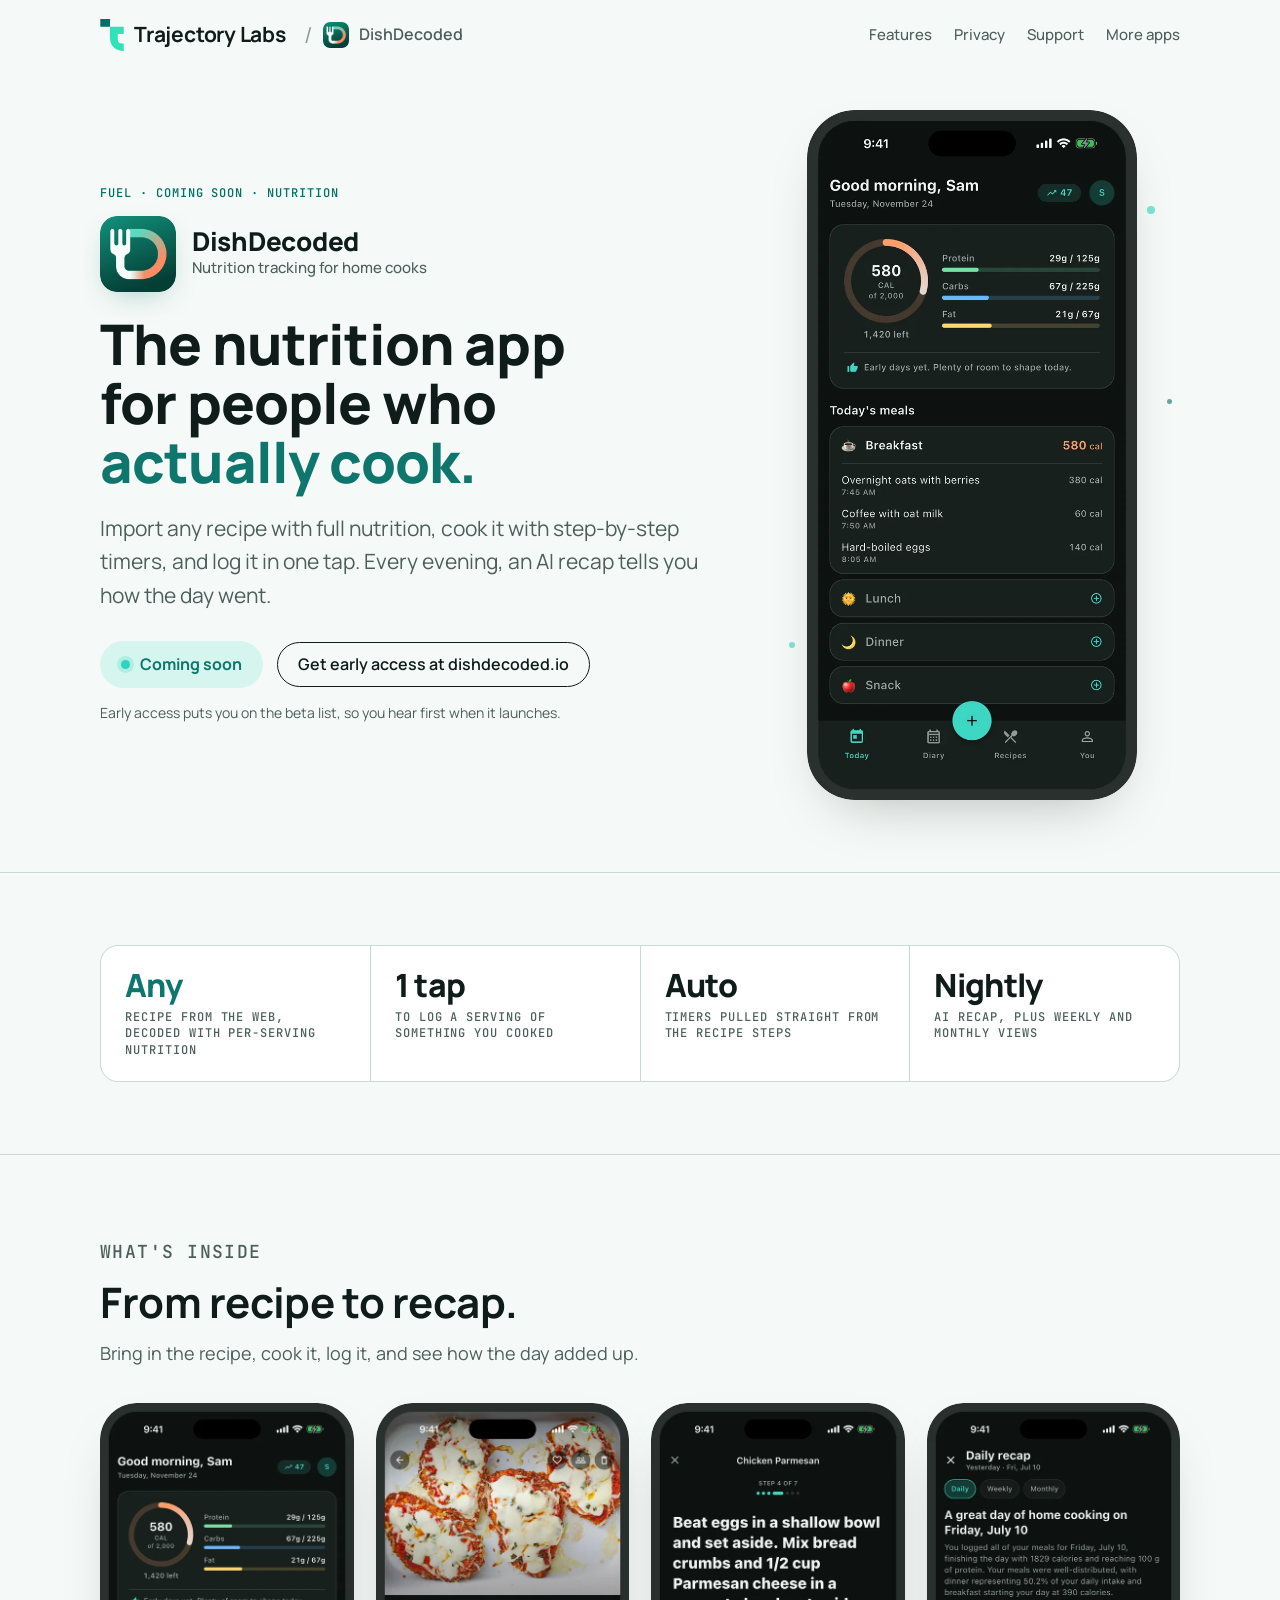
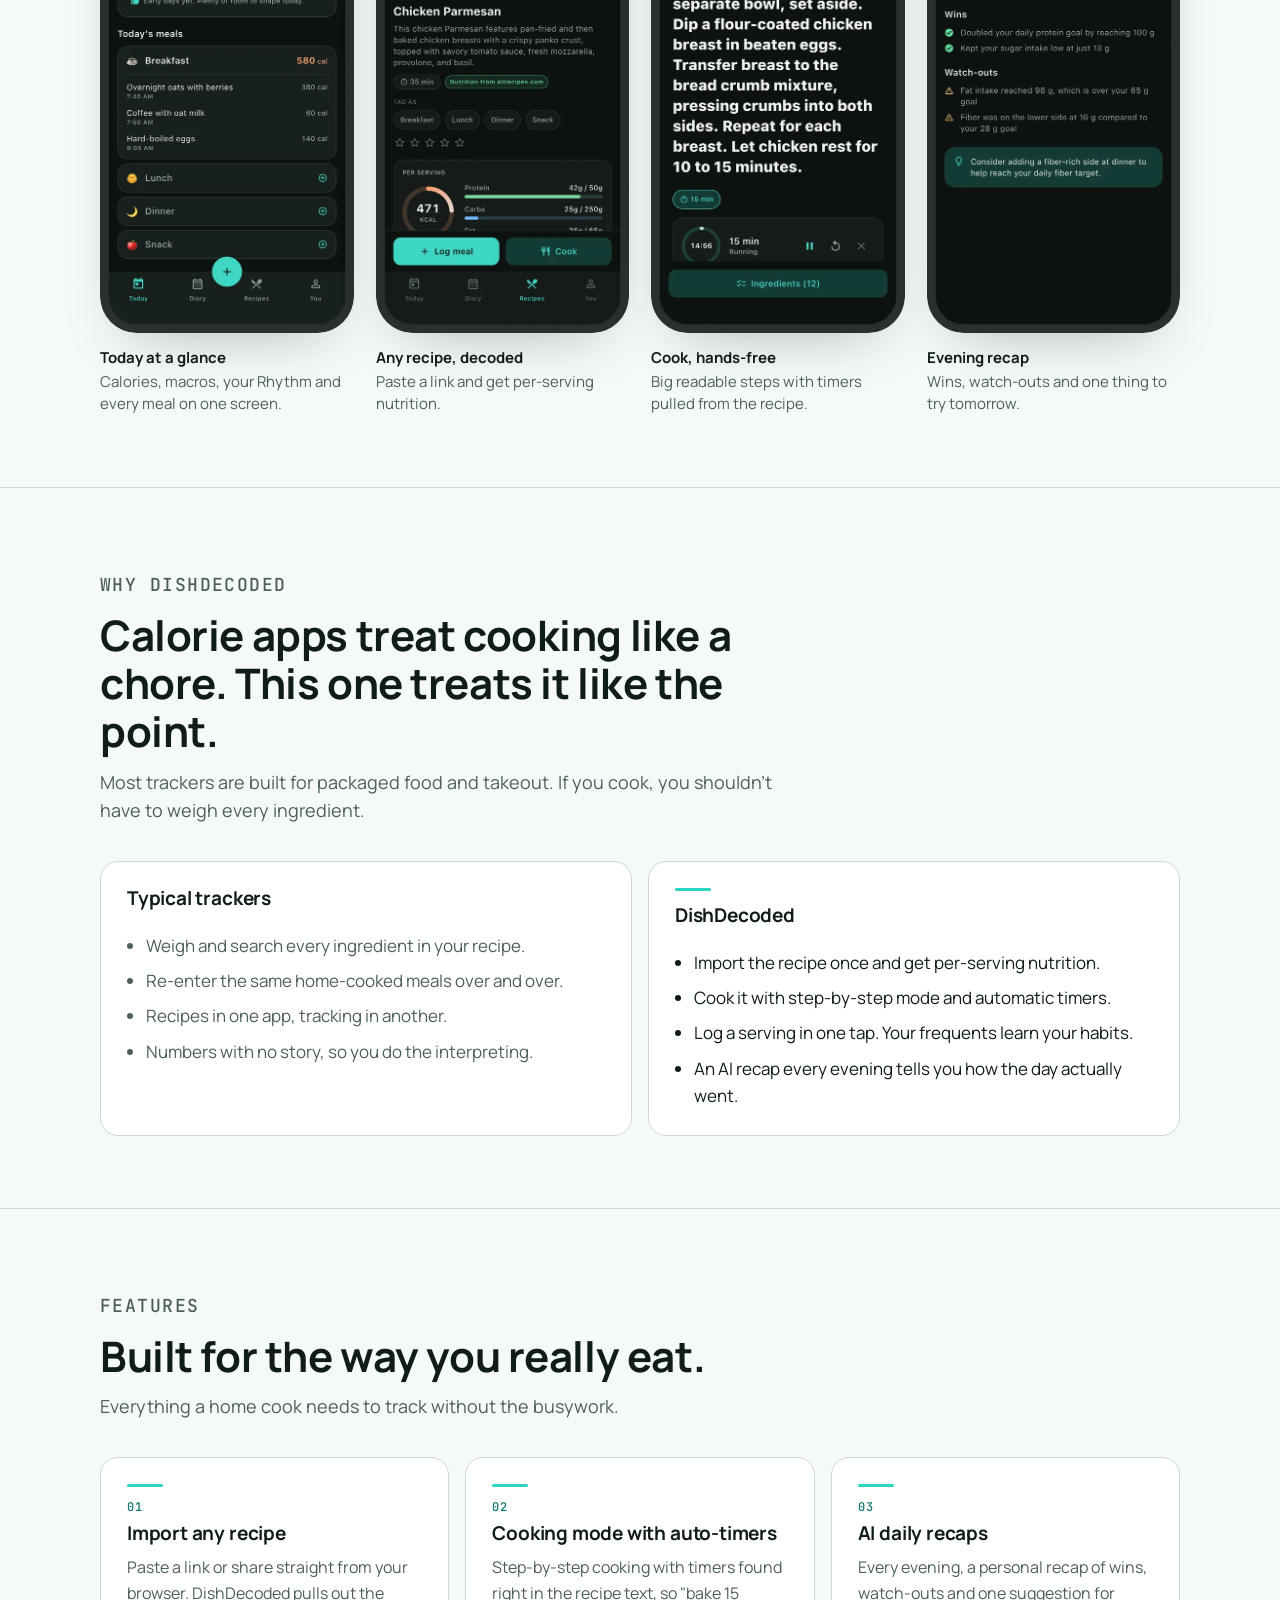
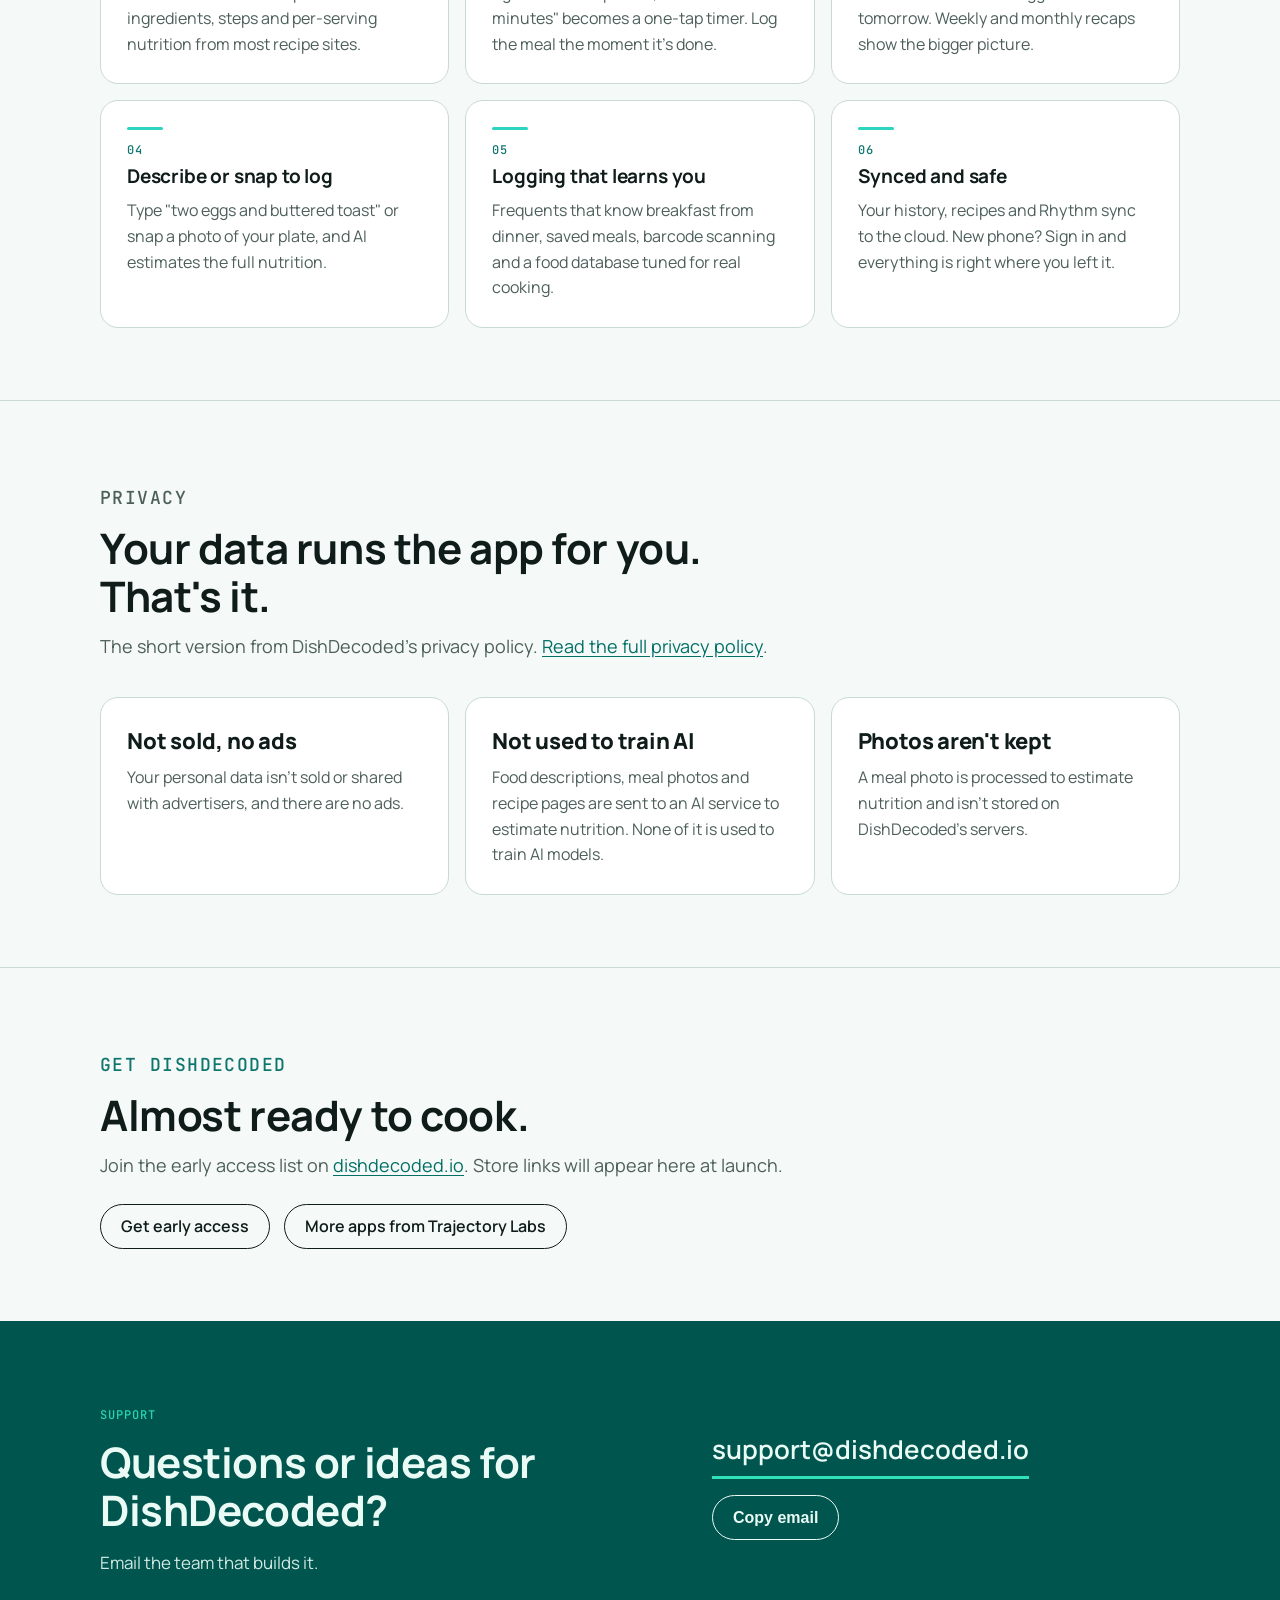
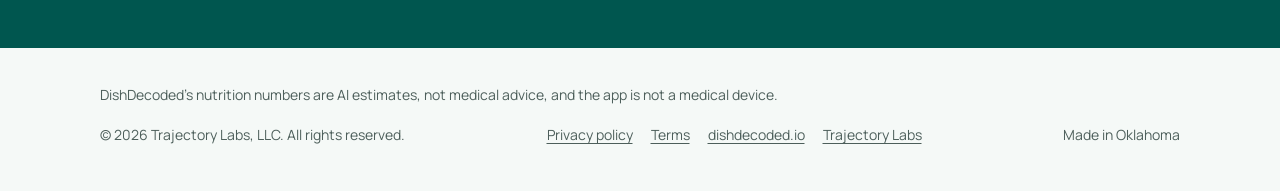
<file: dishdecoded/index.html>
<!doctype html>
<!-- ============================================================
     Trajectory Labs app page (from the hamprep-site template, see TEMPLATE.md).
     Served at trajectorylabs.io/dishdecoded/. All links to the parent site are relative.
     Copy and screenshots come from dishdecoded.io (netlify/dishdecoded-web in the dishdecoded repo).
     STORE STATE SWITCH: data-store="soon" (no badge, early access link)
                         data-store="live" (store badge). When it ships, add the real App Store URL
                         (hero and second CTA), the Apple trademark line in the footer, and pricing.
     ============================================================ -->
<html lang="en" data-store="soon">
<head>
<meta charset="utf-8">
<meta name="viewport" content="width=device-width, initial-scale=1, viewport-fit=cover">
<title>DishDecoded: The nutrition app for people who actually cook</title>
<meta name="description" content="Import any recipe with full nutrition, cook it with step-by-step auto-timers, log it in one tap, and get an AI recap of your day. Nutrition tracking built for home cooks, coming soon.">
<link rel="canonical" href="https://trajectorylabs.io/dishdecoded/">
<meta name="theme-color" content="#f5f9f7" media="(prefers-color-scheme: light)">
<meta name="theme-color" content="#0b1513" media="(prefers-color-scheme: dark)">
<link rel="icon" href="assets/favicon-v2.png" type="image/png" sizes="64x64">
<link rel="apple-touch-icon" href="assets/apple-touch-icon-v2.png">
<meta property="og:type" content="website">
<meta property="og:site_name" content="Trajectory Labs">
<meta property="og:title" content="DishDecoded: The nutrition app for people who actually cook">
<meta property="og:description" content="Import any recipe with full nutrition, cook it with auto-timers, log it in one tap, and get an AI recap of your day.">
<meta property="og:url" content="https://trajectorylabs.io/dishdecoded/">
<meta property="og:image" content="https://trajectorylabs.io/dishdecoded/icon-v2.png">
<meta property="og:image:width" content="512">
<meta property="og:image:height" content="512">
<meta property="og:image:alt" content="DishDecoded app icon: a cream fork whose handle forms the letter D, with a mint-to-coral ring like a calorie ring">
<meta name="twitter:card" content="summary">
<meta name="twitter:title" content="DishDecoded: The nutrition app for people who actually cook">
<meta name="twitter:description" content="Import any recipe with full nutrition, cook it with auto-timers, log it in one tap, and get an AI recap of your day.">
<meta name="twitter:image" content="https://trajectorylabs.io/dishdecoded/icon-v2.png">
<link rel="preconnect" href="https://fonts.googleapis.com">
<link rel="preconnect" href="https://fonts.gstatic.com" crossorigin>
<link rel="stylesheet" href="https://fonts.googleapis.com/css2?family=Manrope:wght@400..800&family=JetBrains+Mono:wght@500&display=swap">
<link rel="stylesheet" href="../shared/app-page.css">
<!-- SLOT: per-app accent. DishDecoded teal from dishdecoded.io (#2dd4bf) and the app icon.
     Light: --accent-ink #0f766e is 5.2:1 on --bg #f5f9f7, 5.5:1 on white, 4.7:1 on --accent-soft #d5f5ee.
     Dark:  --accent-ink #2dd4bf is 10:1 on #0b1513 and 6.7:1 on the dark --accent-soft #123a35.
     Text on the #2dd4bf fill is dark ink (#0f1c1a, 9.4:1) in both modes. -->
<style>
:root {
  --accent: #2dd4bf;
  --accent-ink: #0f766e;
  --accent-soft: #d5f5ee;
  --accent-glow: rgba(45, 212, 191, .22);
  --accent-shadow: rgba(15, 118, 110, .4);
  --on-accent: #0f1c1a;
}
@media (prefers-color-scheme: dark) {
  :root:not([data-theme="light"]) { --accent-ink: #2dd4bf; --accent-soft: #123a35; --accent-glow: rgba(45, 212, 191, .2); --accent-shadow: rgba(45, 212, 191, .35); }
}
:root[data-theme="dark"] { --accent-ink: #2dd4bf; --accent-soft: #123a35; --accent-glow: rgba(45, 212, 191, .2); --accent-shadow: rgba(45, 212, 191, .35); }
/* Four screenshots instead of the template's five */
@media (min-width: 901px) { .shots { grid-template-columns: repeat(4, minmax(0, 1fr)); } }
/* Match the drawn device corners in the screenshots (corner radius is 14.5% of the width) */
.shot img, .hero-phone { border-radius: 14.5% / 6.94%; }
/* Before/after comparison */
.compare { display: grid; grid-template-columns: repeat(2, minmax(0, 1fr)); gap: 16px; }
.compare .card h3 { margin-bottom: 12px; }
.compare ul { margin: 0; padding-left: 1.1em; display: grid; gap: 8px; color: var(--muted); }
.compare .ours ul { color: var(--ink); }
@media (max-width: 700px) { .compare { grid-template-columns: 1fr; } }
</style>
<link rel="preload" as="image" href="assets/hero-phone-v3.webp" type="image/webp">
<script>
// Always open at the top unless the link points at a section (#...).
if ('scrollRestoration' in history) history.scrollRestoration = 'manual';
if (!location.hash) { window.scrollTo(0, 0); addEventListener('load', function () { window.scrollTo(0, 0); }); }
</script>
</head>
<body>
<a class="skip" href="#main">Skip to content</a>

<!-- ============ SHARED CHROME: nav (same on every app page) ============ -->
<header class="nav">
  <div class="wrap">
    <a class="brand" href="../" aria-label="Trajectory Labs home">
      <svg viewBox="0 0 564 771" aria-hidden="true"><rect x="0" y="0" width="234" height="184" rx="6" fill="var(--teal)"/><path d="M233 184 H564 V361 H421 V500 C421 552 462 588 520 588 H564 V771 C370 771 238 650 233 470 Z" fill="var(--mint)"/></svg>
      Trajectory Labs
    </a>
    <span class="crumb"><span class="sep" aria-hidden="true">/</span><img src="assets/app-icon-v2.webp" width="26" height="26" alt="">DishDecoded</span>
    <nav class="nav-links" aria-label="Page">
      <a href="#features">Features</a>
      <a href="#privacy">Privacy</a>
      <a href="#support">Support</a>
      <a class="keep" href="../#apps">More apps</a>
    </nav>
  </div>
</header>

<main id="main">
<!-- ============ HERO ============ -->
<section class="hero">
  <div class="wrap">
    <div class="hero-copy">
      <p class="label">Fuel &middot; Coming soon &middot; Nutrition</p>
      <div class="app-id">
        <img src="assets/app-icon-v2.webp" width="76" height="76" alt="DishDecoded app icon: a cream fork whose handle forms the letter D, with a mint-to-coral ring like a calorie ring">
        <div>
          <div class="name">DishDecoded</div>
          <div class="tag">Nutrition tracking for home cooks</div>
        </div>
      </div>
      <h1>The nutrition app for people who <span class="accent">actually cook.</span></h1>
      <p class="lead">Import any recipe with full nutrition, cook it with step-by-step timers, and log it in one tap. Every evening, an AI recap tells you how the day went.</p>

      <div class="cta">
        <span class="soon-pill store-soon"><span class="dot" aria-hidden="true"></span>Coming soon</span>
        <!-- Live state: add the official store badges here with the real listing URLs -->
        <a class="btn secondary" href="https://dishdecoded.io/#waitlist">Get early access at dishdecoded.io</a>
      </div>
      <p class="cta-note store-soon">Early access puts you on the beta list, so you hear first when it launches.</p>
    </div>

    <div class="hero-art" aria-hidden="true">
      <div class="orb"></div>
      <div class="dots"><i></i><i></i><i></i><i></i></div>
      <img class="hero-phone" src="assets/hero-phone-v3.webp" width="640" height="1338" alt="" fetchpriority="high">
    </div>
  </div>
</section>

<!-- ============ STATS ============ -->
<section class="section" aria-label="At a glance">
  <div class="wrap">
    <div class="stats">
      <div><div class="num accent">Any</div><div class="what">Recipe from the web, decoded with per-serving nutrition</div></div>
      <div><div class="num">1 tap</div><div class="what">To log a serving of something you cooked</div></div>
      <div><div class="num">Auto</div><div class="what">Timers pulled straight from the recipe steps</div></div>
      <div><div class="num">Nightly</div><div class="what">AI recap, plus weekly and monthly views</div></div>
    </div>
  </div>
</section>

<!-- ============ SCREENSHOTS. Sample data from dishdecoded.io's own screenshots; the sample user's name is removed. ============ -->
<section class="section" id="inside">
  <div class="wrap">
    <div class="section-head">
      <p class="label">What's inside</p>
      <h2>From recipe to recap.</h2>
      <p>Bring in the recipe, cook it, log it, and see how the day added up.</p>
    </div>
    <div class="shots">
      <figure class="shot">
        <img src="assets/shot-today-v3.webp" width="520" height="1087" loading="lazy" decoding="async" alt="DishDecoded Today screen: 580 of 2,000 calories logged with protein, carb and fat bars, a Rhythm score of 47, and breakfast listed">
        <figcaption><b>Today at a glance</b>Calories, macros, your Rhythm and every meal on one screen.</figcaption>
      </figure>
      <figure class="shot">
        <img src="assets/shot-recipe-v2.webp" width="520" height="1087" loading="lazy" decoding="async" alt="A decoded Chicken Parmesan recipe showing 471 calories per serving with protein, carb and fat breakdown, and Log meal and Cook buttons">
        <figcaption><b>Any recipe, decoded</b>Paste a link and get per-serving nutrition.</figcaption>
      </figure>
      <figure class="shot">
        <img src="assets/shot-cooking-v2.webp" width="520" height="1087" loading="lazy" decoding="async" alt="Cooking mode, step 4 of 7 for Chicken Parmesan, in large text with a 15-minute timer running">
        <figcaption><b>Cook, hands-free</b>Big readable steps with timers pulled from the recipe.</figcaption>
      </figure>
      <figure class="shot">
        <img src="assets/shot-recap-v2.webp" width="520" height="1087" loading="lazy" decoding="async" alt="Daily recap for a Friday: 100 grams of protein logged, two wins, two watch-outs, and a suggestion to add a fiber-rich side at dinner">
        <figcaption><b>Evening recap</b>Wins, watch-outs and one thing to try tomorrow.</figcaption>
      </figure>
    </div>
  </div>
</section>

<!-- ============ WHY ============ -->
<section class="section" id="why">
  <div class="wrap">
    <div class="section-head">
      <p class="label">Why DishDecoded</p>
      <h2>Calorie apps treat cooking like a chore. This one treats it like the point.</h2>
      <p>Most trackers are built for packaged food and takeout. If you cook, you shouldn't have to weigh every ingredient.</p>
    </div>
    <div class="compare">
      <div class="card">
        <h3>Typical trackers</h3>
        <ul>
          <li>Weigh and search every ingredient in your recipe.</li>
          <li>Re-enter the same home-cooked meals over and over.</li>
          <li>Recipes in one app, tracking in another.</li>
          <li>Numbers with no story, so you do the interpreting.</li>
        </ul>
      </div>
      <div class="card accent-top ours">
        <h3>DishDecoded</h3>
        <ul>
          <li>Import the recipe once and get per-serving nutrition.</li>
          <li>Cook it with step-by-step mode and automatic timers.</li>
          <li>Log a serving in one tap. Your frequents learn your habits.</li>
          <li>An AI recap every evening tells you how the day actually went.</li>
        </ul>
      </div>
    </div>
  </div>
</section>

<!-- ============ FEATURES ============ -->
<section class="section" id="features">
  <div class="wrap">
    <div class="section-head">
      <p class="label">Features</p>
      <h2>Built for the way you really eat.</h2>
      <p>Everything a home cook needs to track without the busywork.</p>
    </div>
    <div class="grid">
      <div class="card accent-top">
        <span class="idx">01</span>
        <h3>Import any recipe</h3>
        <p>Paste a link or share straight from your browser. DishDecoded pulls out the ingredients, steps and per-serving nutrition from most recipe sites.</p>
      </div>
      <div class="card accent-top">
        <span class="idx">02</span>
        <h3>Cooking mode with auto-timers</h3>
        <p>Step-by-step cooking with timers found right in the recipe text, so "bake 15 minutes" becomes a one-tap timer. Log the meal the moment it's done.</p>
      </div>
      <div class="card accent-top">
        <span class="idx">03</span>
        <h3>AI daily recaps</h3>
        <p>Every evening, a personal recap of wins, watch-outs and one suggestion for tomorrow. Weekly and monthly recaps show the bigger picture.</p>
      </div>
      <div class="card accent-top">
        <span class="idx">04</span>
        <h3>Describe or snap to log</h3>
        <p>Type "two eggs and buttered toast" or snap a photo of your plate, and AI estimates the full nutrition.</p>
      </div>
      <div class="card accent-top">
        <span class="idx">05</span>
        <h3>Logging that learns you</h3>
        <p>Frequents that know breakfast from dinner, saved meals, barcode scanning and a food database tuned for real cooking.</p>
      </div>
      <div class="card accent-top">
        <span class="idx">06</span>
        <h3>Synced and safe</h3>
        <p>Your history, recipes and Rhythm sync to the cloud. New phone? Sign in and everything is right where you left it.</p>
      </div>
    </div>
  </div>
</section>

<!-- ============ PRIVACY SUMMARY (from dishdecoded.io/privacy) ============ -->
<section class="section" id="privacy">
  <div class="wrap">
    <div class="section-head">
      <p class="label">Privacy</p>
      <h2>Your data runs the app for you. That's it.</h2>
      <p>The short version from DishDecoded's privacy policy. <a href="https://dishdecoded.io/privacy">Read the full privacy policy</a>.</p>
    </div>
    <div class="privacy-strip">
      <div class="card">
        <span class="big">Not sold, no ads</span>
        <p>Your personal data isn't sold or shared with advertisers, and there are no ads.</p>
      </div>
      <div class="card">
        <span class="big">Not used to train AI</span>
        <p>Food descriptions, meal photos and recipe pages are sent to an AI service to estimate nutrition. None of it is used to train AI models.</p>
      </div>
      <div class="card">
        <span class="big">Photos aren't kept</span>
        <p>A meal photo is processed to estimate nutrition and isn't stored on DishDecoded's servers.</p>
      </div>
    </div>
  </div>
</section>

<!-- ============ SECOND CTA (store state aware) ============ -->
<section class="section" aria-label="Get the app">
  <div class="wrap">
    <div class="section-head cta-head">
      <p class="label accent">Get DishDecoded</p>
      <h2 class="store-soon">Almost ready to cook.</h2>
      <h2 class="store-live">Ready for your next recipe.</h2>
      <p class="store-soon">Join the early access list on <a href="https://dishdecoded.io">dishdecoded.io</a>. Store links will appear here at launch.</p>
    </div>
    <div class="cta">
      <a class="btn secondary" href="https://dishdecoded.io/#waitlist">Get early access</a>
      <a class="btn secondary" href="../#apps">More apps from Trajectory Labs</a>
    </div>
  </div>
</section>
</main>

<!-- ============ SHARED CHROME: contact band ============ -->
<section class="band" id="support">
  <div class="wrap">
    <div>
      <p class="label">Support</p>
      <h2>Questions or ideas for DishDecoded?</h2>
      <p>Email the team that builds it.</p>
    </div>
    <div class="band-mail">
      <a class="mail" href="mailto:support@dishdecoded.io">support@dishdecoded.io</a>
      <button class="btn secondary" type="button" data-copy="support@dishdecoded.io" hidden>Copy email</button>
    </div>
  </div>
</section>

<!-- ============ SHARED CHROME: footer ============ -->
<footer class="footer">
  <div class="wrap">
    <p class="legal">DishDecoded's nutrition numbers are AI estimates, not medical advice, and the app is not a medical device.</p>
    <div class="row">
      <span>&copy; 2026 Trajectory Labs, LLC. All rights reserved.</span>
      <nav aria-label="Footer">
        <a href="https://dishdecoded.io/privacy">Privacy policy</a>
        <a href="https://dishdecoded.io/terms">Terms</a>
        <a href="https://dishdecoded.io">dishdecoded.io</a>
        <a href="../">Trajectory Labs</a>
      </nav>
      <span>Made in Oklahoma</span>
    </div>
  </div>
</footer>

<script>
// Copy email button: only shown when the clipboard API exists. Pure enhancement.
(function () {
  var b = document.querySelector('[data-copy]');
  if (!b || !navigator.clipboard) return;
  b.hidden = false;
  b.addEventListener('click', function () {
    navigator.clipboard.writeText(b.getAttribute('data-copy')).then(function () {
      var t = b.textContent; b.textContent = 'Copied'; b.setAttribute('data-done', '');
      setTimeout(function () { b.textContent = t; b.removeAttribute('data-done'); }, 1800);
    });
  });
})();
</script>
</body>
</html>
</file>
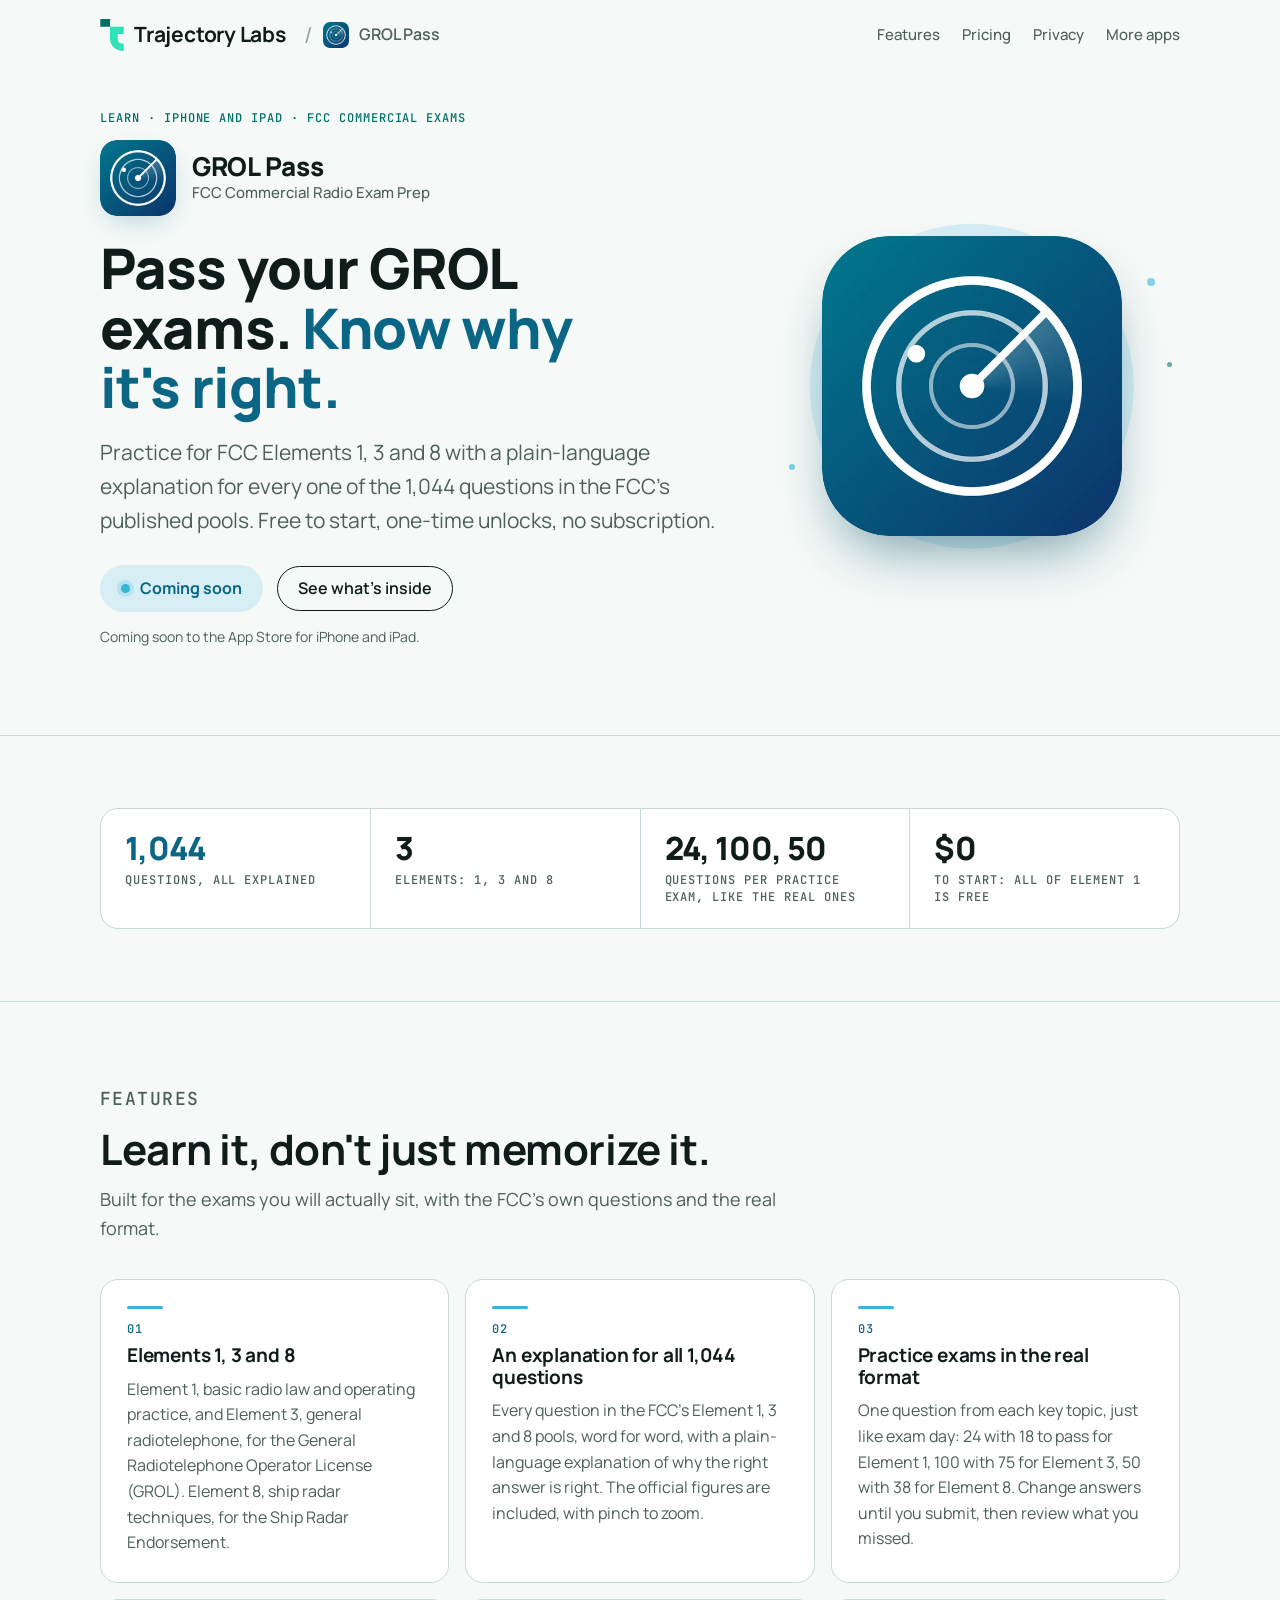
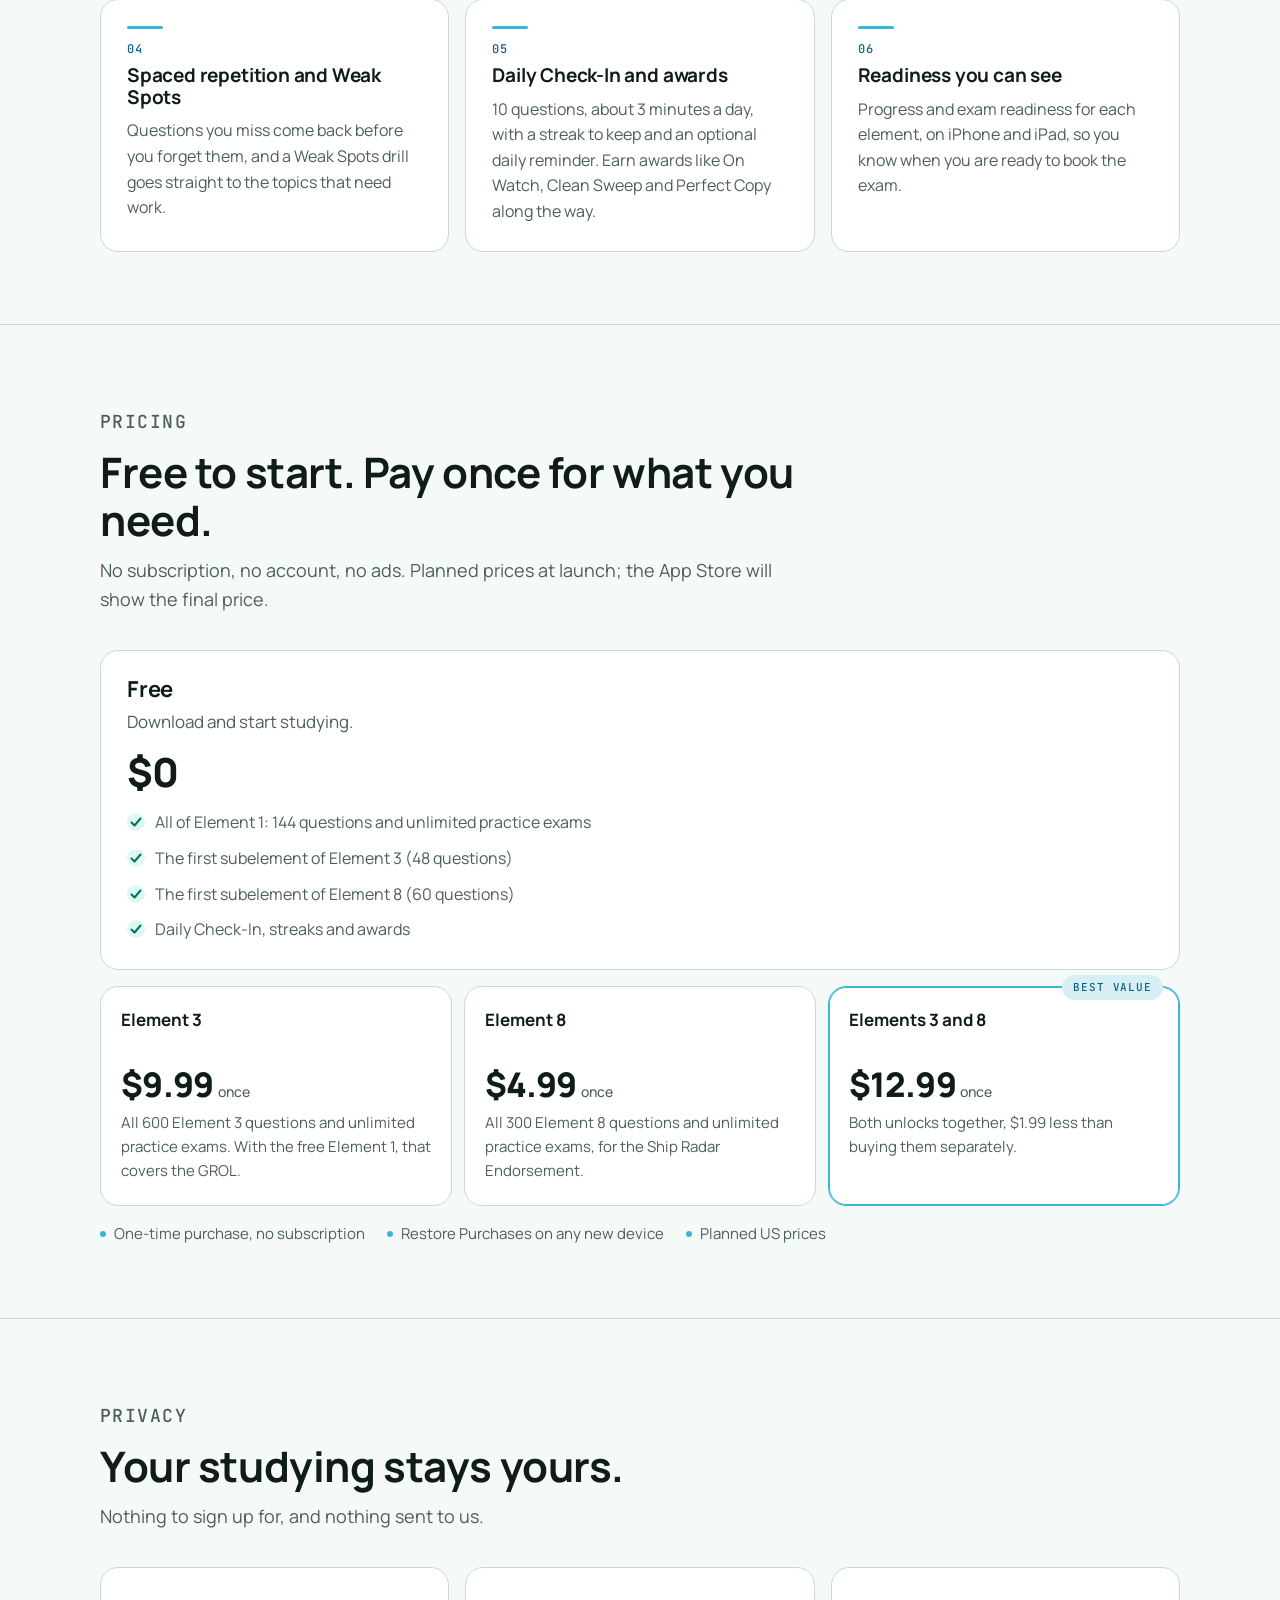
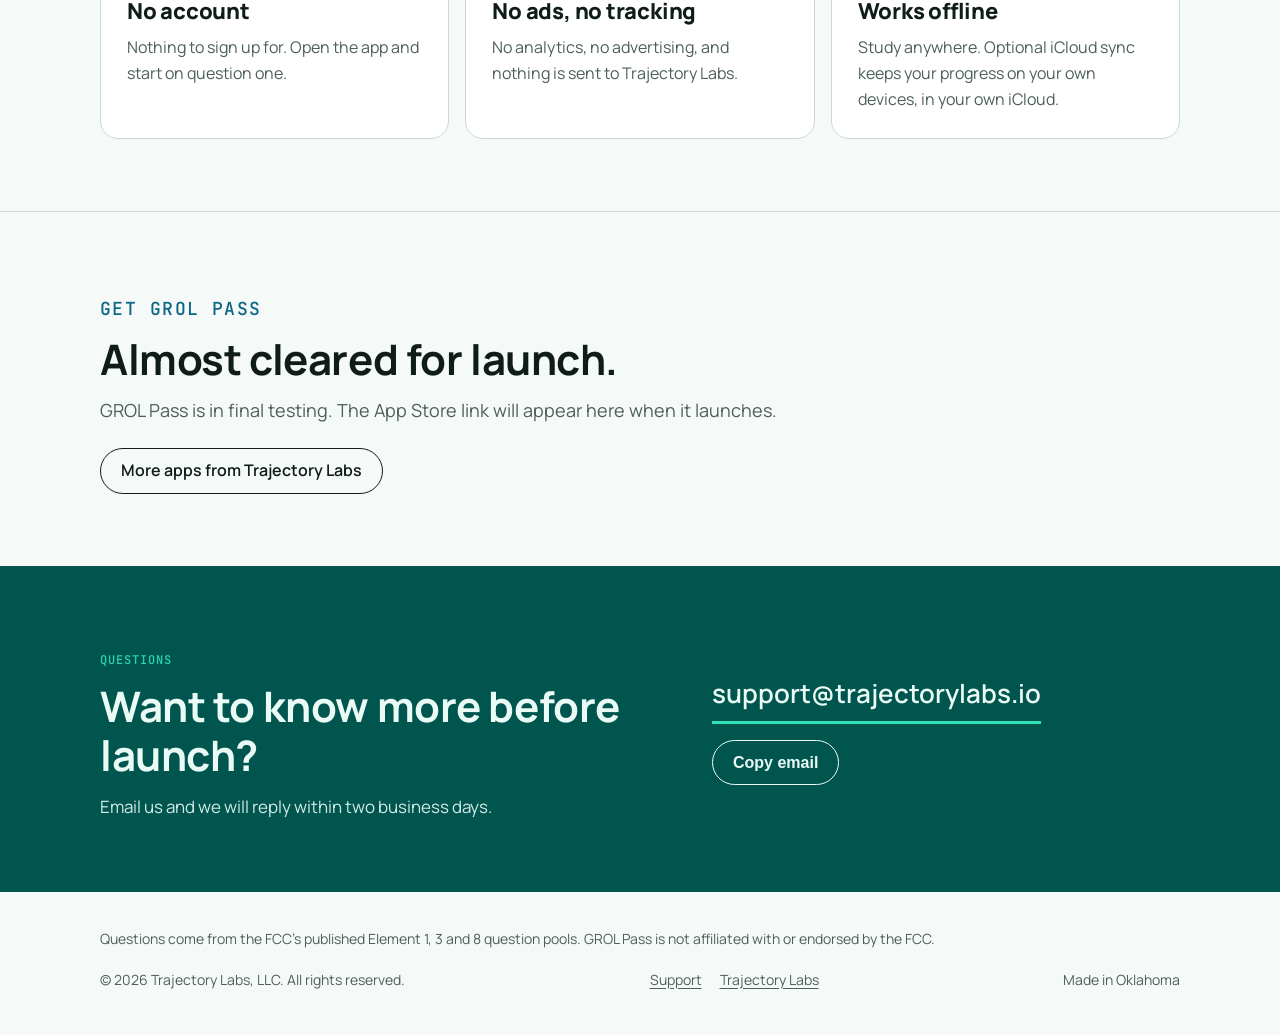
<file: grol/index.html>
<!doctype html>
<!-- ============================================================
     Trajectory Labs app page (from the hamprep template, see hamprep/TEMPLATE.md).
     Served at trajectorylabs.io/grol/. All links to the parent site are relative or absolute trajectorylabs.io.
     Facts come from the grolprep repo (PRD.md, STATE.md, POOL-SOURCES.md, the pool and explanation JSON).
     STORE STATE SWITCH: data-store="soon" (Coming soon pill, no badge, no store link)
                         data-store="live" (Apple badge). At launch: add the App Store id in both badge links,
                         uncomment the smart banner meta, confirm prices against App Store Connect,
                         add screenshots, a privacy.html and a support.html.
     ============================================================ -->
<html lang="en" data-store="soon">
<head>
<meta charset="utf-8">
<meta name="viewport" content="width=device-width, initial-scale=1, viewport-fit=cover">
<!-- SLOT: page meta -->
<title>GROL Pass: FCC Commercial Radio Exam Prep for iPhone and iPad</title>
<meta name="description" content="Practice for the FCC GROL and Ship Radar Endorsement exams (Elements 1, 3 and 8) with an explanation for every question and practice exams in the real format. Coming soon for iPhone and iPad.">
<link rel="canonical" href="https://trajectorylabs.io/grol/">
<meta name="theme-color" content="#f5f9f7" media="(prefers-color-scheme: light)">
<meta name="theme-color" content="#0b1513" media="(prefers-color-scheme: dark)">
<link rel="icon" href="assets/favicon.png" type="image/png" sizes="64x64">
<link rel="apple-touch-icon" href="assets/apple-touch-icon.png">
<meta property="og:type" content="website">
<meta property="og:site_name" content="Trajectory Labs">
<meta property="og:title" content="GROL Pass: FCC Commercial Radio Exam Prep">
<meta property="og:description" content="Elements 1, 3 and 8 with an explanation for every question. Free to start, one-time unlocks, no subscription. Coming soon.">
<meta property="og:url" content="https://trajectorylabs.io/grol/">
<meta property="og:image" content="https://trajectorylabs.io/grol/icon.png">
<meta property="og:image:width" content="512">
<meta property="og:image:height" content="512">
<meta property="og:image:alt" content="GROL Pass app icon: a white radar scope on a teal to navy background">
<meta name="twitter:card" content="summary">
<meta name="twitter:title" content="GROL Pass: FCC Commercial Radio Exam Prep">
<meta name="twitter:description" content="Elements 1, 3 and 8 with an explanation for every question. Free to start, one-time unlocks, no subscription. Coming soon.">
<meta name="twitter:image" content="https://trajectorylabs.io/grol/icon.png">
<!-- Smart App Banner: turn on at launch with the real id.
<meta name="apple-itunes-app" content="app-id=APP_ID">
-->
<link rel="preconnect" href="https://fonts.googleapis.com">
<link rel="preconnect" href="https://fonts.gstatic.com" crossorigin>
<link rel="stylesheet" href="https://fonts.googleapis.com/css2?family=Manrope:wght@400..800&family=JetBrains+Mono:wght@500&display=swap">
<link rel="stylesheet" href="../shared/app-page.css">
<!-- SLOT: per-app accent. GROL Pass radar blue, from the app's teal to navy icon.
     Light: --accent-ink #0b6584 is 6.2:1 on --bg #f5f9f7, 6.5:1 on white, 5.4:1 on --accent-soft #d7eef5.
     Dark:  --accent-ink #5cc8e6 is 9.6:1 on #0b1513 and 7.2:1 on the dark --accent-soft #12303a.
     Text on the #38b6d8 fill is dark ink (#0a1a24, 7.5:1) in both modes. -->
<style>
:root {
  --accent: #38b6d8;
  --accent-ink: #0b6584;
  --accent-soft: #d7eef5;
  --accent-glow: rgba(56, 182, 216, .22);
  --accent-shadow: rgba(11, 101, 132, .4);
  --on-accent: #0a1a24;
}
@media (prefers-color-scheme: dark) {
  :root:not([data-theme="light"]) { --accent-ink: #5cc8e6; --accent-soft: #12303a; --accent-glow: rgba(56, 182, 216, .2); --accent-shadow: rgba(56, 182, 216, .35); }
}
:root[data-theme="dark"] { --accent-ink: #5cc8e6; --accent-soft: #12303a; --accent-glow: rgba(56, 182, 216, .2); --accent-shadow: rgba(56, 182, 216, .35); }
/* GROL only: no screenshots before launch, so the hero shows the app icon in place of a phone. */
.hero-icon { position: relative; width: min(78%, 300px); height: auto; border-radius: 22.5%; box-shadow: 0 30px 60px -20px var(--accent-shadow), var(--shadow); }
@media (max-width: 860px) { .hero-icon { width: min(56%, 220px); } }
/* Three plans, not four */
.plans.three { grid-template-columns: repeat(3, minmax(0, 1fr)); }
@media (max-width: 900px) { .plans.three { grid-template-columns: 1fr; } }
</style>
</head>
<body>
<a class="skip" href="#main">Skip to content</a>

<!-- ============ SHARED CHROME: nav (same on every app page) ============ -->
<header class="nav">
  <div class="wrap">
    <a class="brand" href="https://trajectorylabs.io" aria-label="Trajectory Labs home">
      <svg viewBox="0 0 564 771" aria-hidden="true"><rect x="0" y="0" width="234" height="184" rx="6" fill="var(--teal)"/><path d="M233 184 H564 V361 H421 V500 C421 552 462 588 520 588 H564 V771 C370 771 238 650 233 470 Z" fill="var(--mint)"/></svg>
      Trajectory Labs
    </a>
    <!-- SLOT: app crumb -->
    <span class="crumb"><span class="sep" aria-hidden="true">/</span><img src="assets/app-icon.webp" width="26" height="26" alt="">GROL Pass</span>
    <nav class="nav-links" aria-label="Page">
      <a href="#features">Features</a>
      <a href="#pricing">Pricing</a>
      <a href="#privacy">Privacy</a>
      <a class="keep" href="https://trajectorylabs.io/#apps">More apps</a>
    </nav>
  </div>
</header>

<main id="main">
<!-- ============ HERO (SLOT: app identity, value prop, store CTA) ============ -->
<section class="hero">
  <div class="wrap">
    <div class="hero-copy">
      <p class="label">Learn &middot; iPhone and iPad &middot; FCC commercial exams</p>
      <div class="app-id">
        <img src="assets/app-icon.webp" width="76" height="76" alt="GROL Pass app icon: a white radar scope on a teal to navy background">
        <div>
          <div class="name">GROL Pass</div>
          <div class="tag">FCC Commercial Radio Exam Prep</div>
        </div>
      </div>
      <h1>Pass your GROL exams. <span class="accent">Know why it's right.</span></h1>
      <p class="lead">Practice for FCC Elements 1, 3 and 8 with a plain-language explanation for every one of the 1,044 questions in the FCC's published pools. Free to start, one-time unlocks, no subscription.</p>

      <div class="cta">
        <span class="soon-pill store-soon"><span class="dot" aria-hidden="true"></span>Coming soon</span>
        <!-- Live state: Apple's official badge, artwork untouched. Replace APP_ID at launch. -->
        <a class="store-badge store-live" href="https://apps.apple.com/app/idAPP_ID" aria-label="Download GROL Pass on the App Store">
          <img src="../shared/app-store-badge-black.svg" width="168" height="56" alt="Download on the App Store">
        </a>
        <a class="btn secondary" href="#features">See what's inside</a>
      </div>
      <p class="cta-note store-soon">Coming soon to the App Store for iPhone and iPad.</p>
      <p class="cta-note store-live">Free download for iPhone and iPad. Unlock more with a one-time purchase, no subscription.</p>
    </div>

    <div class="hero-art" aria-hidden="true">
      <div class="orb"></div>
      <div class="dots"><i></i><i></i><i></i><i></i></div>
      <img class="hero-icon" src="assets/hero-icon.webp" width="520" height="520" alt="" fetchpriority="high">
    </div>
  </div>
</section>

<!-- ============ STATS (SLOT: four numbers) ============ -->
<section class="section" aria-label="At a glance">
  <div class="wrap">
    <div class="stats">
      <div><div class="num accent">1,044</div><div class="what">Questions, all explained</div></div>
      <div><div class="num">3</div><div class="what">Elements: 1, 3 and 8</div></div>
      <div><div class="num">24, 100, 50</div><div class="what">Questions per practice exam, like the real ones</div></div>
      <div><div class="num">$0</div><div class="what">To start: all of Element 1 is free</div></div>
    </div>
  </div>
</section>

<!-- ============ FEATURES (SLOT: six cards) ============ -->
<section class="section" id="features">
  <div class="wrap">
    <div class="section-head">
      <p class="label">Features</p>
      <h2>Learn it, don't just memorize it.</h2>
      <p>Built for the exams you will actually sit, with the FCC's own questions and the real format.</p>
    </div>
    <div class="grid">
      <div class="card accent-top">
        <span class="idx">01</span>
        <h3>Elements 1, 3 and 8</h3>
        <p>Element 1, basic radio law and operating practice, and Element 3, general radiotelephone, for the General Radiotelephone Operator License (GROL). Element 8, ship radar techniques, for the Ship Radar Endorsement.</p>
      </div>
      <div class="card accent-top">
        <span class="idx">02</span>
        <h3>An explanation for all 1,044 questions</h3>
        <p>Every question in the FCC's Element 1, 3 and 8 pools, word for word, with a plain-language explanation of why the right answer is right. The official figures are included, with pinch to zoom.</p>
      </div>
      <div class="card accent-top">
        <span class="idx">03</span>
        <h3>Practice exams in the real format</h3>
        <p>One question from each key topic, just like exam day: 24 with 18 to pass for Element 1, 100 with 75 for Element 3, 50 with 38 for Element 8. Change answers until you submit, then review what you missed.</p>
      </div>
      <div class="card accent-top">
        <span class="idx">04</span>
        <h3>Spaced repetition and Weak Spots</h3>
        <p>Questions you miss come back before you forget them, and a Weak Spots drill goes straight to the topics that need work.</p>
      </div>
      <div class="card accent-top">
        <span class="idx">05</span>
        <h3>Daily Check-In and awards</h3>
        <p>10 questions, about 3 minutes a day, with a streak to keep and an optional daily reminder. Earn awards like On Watch, Clean Sweep and Perfect Copy along the way.</p>
      </div>
      <div class="card accent-top">
        <span class="idx">06</span>
        <h3>Readiness you can see</h3>
        <p>Progress and exam readiness for each element, on iPhone and iPad, so you know when you are ready to book the exam.</p>
      </div>
    </div>
  </div>
</section>

<!-- ============ PRICING (SLOT: free tier list, plans) ============ -->
<section class="section" id="pricing">
  <div class="wrap">
    <div class="section-head">
      <p class="label">Pricing</p>
      <h2>Free to start. Pay once for what you need.</h2>
      <p>No subscription, no account, no ads. Planned prices at launch; the App Store will show the final price.</p>
    </div>
    <div class="pricing">
      <div class="free">
        <h3>Free</h3>
        <p class="muted">Download and start studying.</p>
        <div class="price">$0</div>
        <ul class="check">
          <li>All of Element 1: 144 questions and unlimited practice exams</li>
          <li>The first subelement of Element 3 (48 questions)</li>
          <li>The first subelement of Element 8 (60 questions)</li>
          <li>Daily Check-In, streaks and awards</li>
        </ul>
      </div>
      <div class="plans three">
        <div class="plan">
          <div class="name">Element 3</div>
          <div class="price">$9.99<small>once</small></div>
          <div class="what">All 600 Element 3 questions and unlimited practice exams. With the free Element 1, that covers the GROL.</div>
        </div>
        <div class="plan">
          <div class="name">Element 8</div>
          <div class="price">$4.99<small>once</small></div>
          <div class="what">All 300 Element 8 questions and unlimited practice exams, for the Ship Radar Endorsement.</div>
        </div>
        <div class="plan best">
          <span class="chip accent">Best value</span>
          <div class="name">Elements 3 and 8</div>
          <div class="price">$12.99<small>once</small></div>
          <div class="what">Both unlocks together, $1.99 less than buying them separately.</div>
        </div>
        <div class="plan-note">
          <span>One-time purchase, no subscription</span>
          <span>Restore Purchases on any new device</span>
          <span>Planned US prices</span>
        </div>
      </div>
    </div>
  </div>
</section>

<!-- ============ PRIVACY SUMMARY (SLOT: three facts) ============ -->
<section class="section" id="privacy">
  <div class="wrap">
    <div class="section-head">
      <p class="label">Privacy</p>
      <h2>Your studying stays yours.</h2>
      <p>Nothing to sign up for, and nothing sent to us.</p>
    </div>
    <div class="privacy-strip">
      <div class="card">
        <span class="big">No account</span>
        <p>Nothing to sign up for. Open the app and start on question one.</p>
      </div>
      <div class="card">
        <span class="big">No ads, no tracking</span>
        <p>No analytics, no advertising, and nothing is sent to Trajectory Labs.</p>
      </div>
      <div class="card">
        <span class="big">Works offline</span>
        <p>Study anywhere. Optional iCloud sync keeps your progress on your own devices, in your own iCloud.</p>
      </div>
    </div>
  </div>
</section>

<!-- ============ SECOND CTA (store state aware) ============ -->
<section class="section" aria-label="Get the app">
  <div class="wrap">
    <div class="section-head cta-head">
      <p class="label accent">Get GROL Pass</p>
      <h2 class="store-soon">Almost cleared for launch.</h2>
      <p class="store-soon">GROL Pass is in final testing. The App Store link will appear here when it launches.</p>
      <h2 class="store-live">Ready when you are.</h2>
      <p class="store-live">Free on the App Store for iPhone and iPad. Unlock more whenever you are ready.</p>
    </div>
    <div class="cta">
      <a class="store-badge store-live" href="https://apps.apple.com/app/idAPP_ID" aria-label="Download GROL Pass on the App Store">
        <img src="../shared/app-store-badge-black.svg" width="168" height="56" alt="Download on the App Store" loading="lazy">
      </a>
      <a class="btn secondary" href="https://trajectorylabs.io/#apps">More apps from Trajectory Labs</a>
    </div>
  </div>
</section>
</main>

<!-- ============ SHARED CHROME: contact band ============ -->
<section class="band" id="support">
  <div class="wrap">
    <div>
      <p class="label">Questions</p>
      <h2>Want to know more before launch?</h2>
      <p>Email us and we will reply within two business days.</p>
    </div>
    <div class="band-mail">
      <a class="mail" href="mailto:support@trajectorylabs.io">support@trajectorylabs.io</a>
      <button class="btn secondary" type="button" data-copy="support@trajectorylabs.io" hidden>Copy email</button>
    </div>
  </div>
</section>

<!-- ============ SHARED CHROME: footer (SLOT: legal line) ============ -->
<footer class="footer">
  <div class="wrap">
    <p class="legal">Questions come from the FCC's published Element 1, 3 and 8 question pools. GROL Pass is not affiliated with or endorsed by the FCC. <span class="store-live">Apple, the Apple logo, iPhone, and iPad are trademarks of Apple Inc., registered in the U.S. and other countries and regions. App Store is a service mark of Apple Inc.</span></p>
    <div class="row">
      <span>&copy; 2026 Trajectory Labs, LLC. All rights reserved.</span>
      <nav aria-label="Footer">
        <a href="mailto:support@trajectorylabs.io">Support</a>
        <a href="https://trajectorylabs.io">Trajectory Labs</a>
      </nav>
      <span>Made in Oklahoma</span>
    </div>
  </div>
</footer>

<script>
// Copy email button: only shown when the clipboard API exists. Pure enhancement.
(function () {
  var b = document.querySelector('[data-copy]');
  if (!b || !navigator.clipboard) return;
  b.hidden = false;
  b.addEventListener('click', function () {
    navigator.clipboard.writeText(b.getAttribute('data-copy')).then(function () {
      var t = b.textContent; b.textContent = 'Copied'; b.setAttribute('data-done', '');
      setTimeout(function () { b.textContent = t; b.removeAttribute('data-done'); }, 1800);
    });
  });
})();
</script>
</body>
</html>
</file>
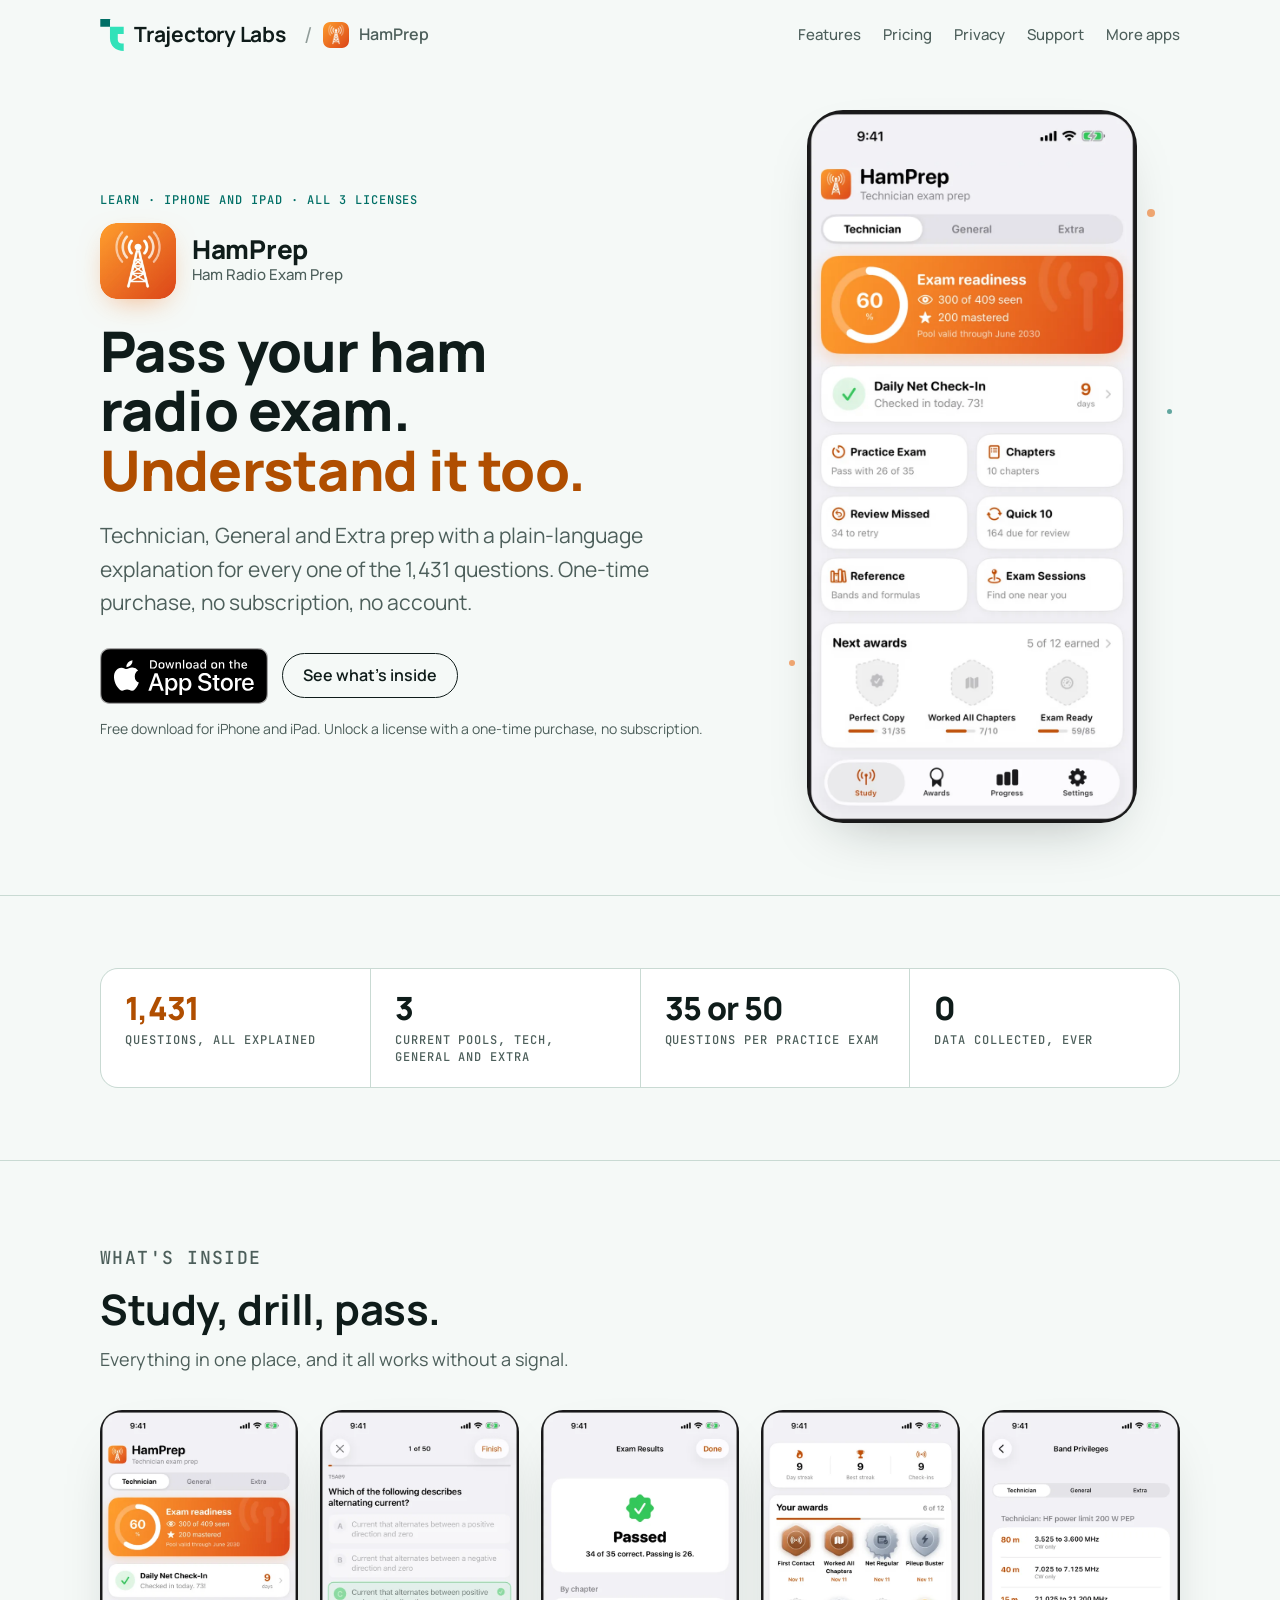
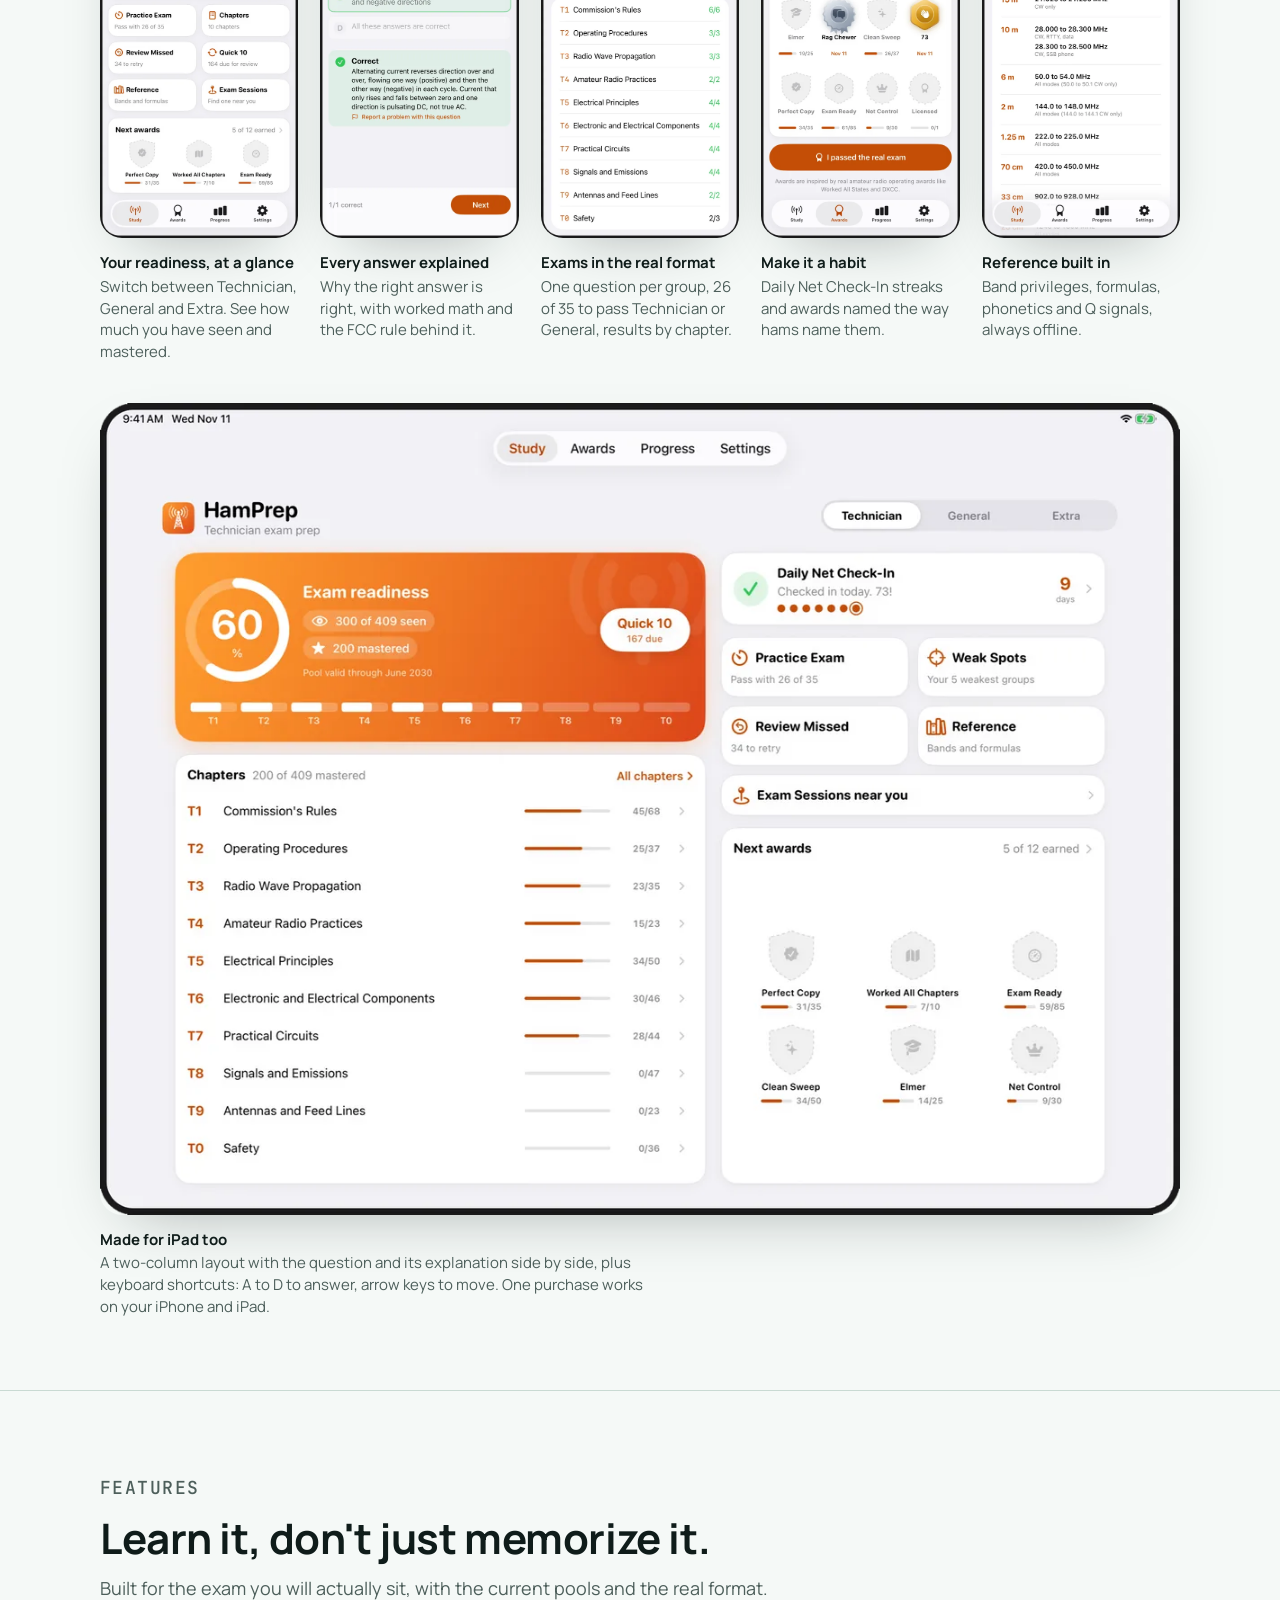
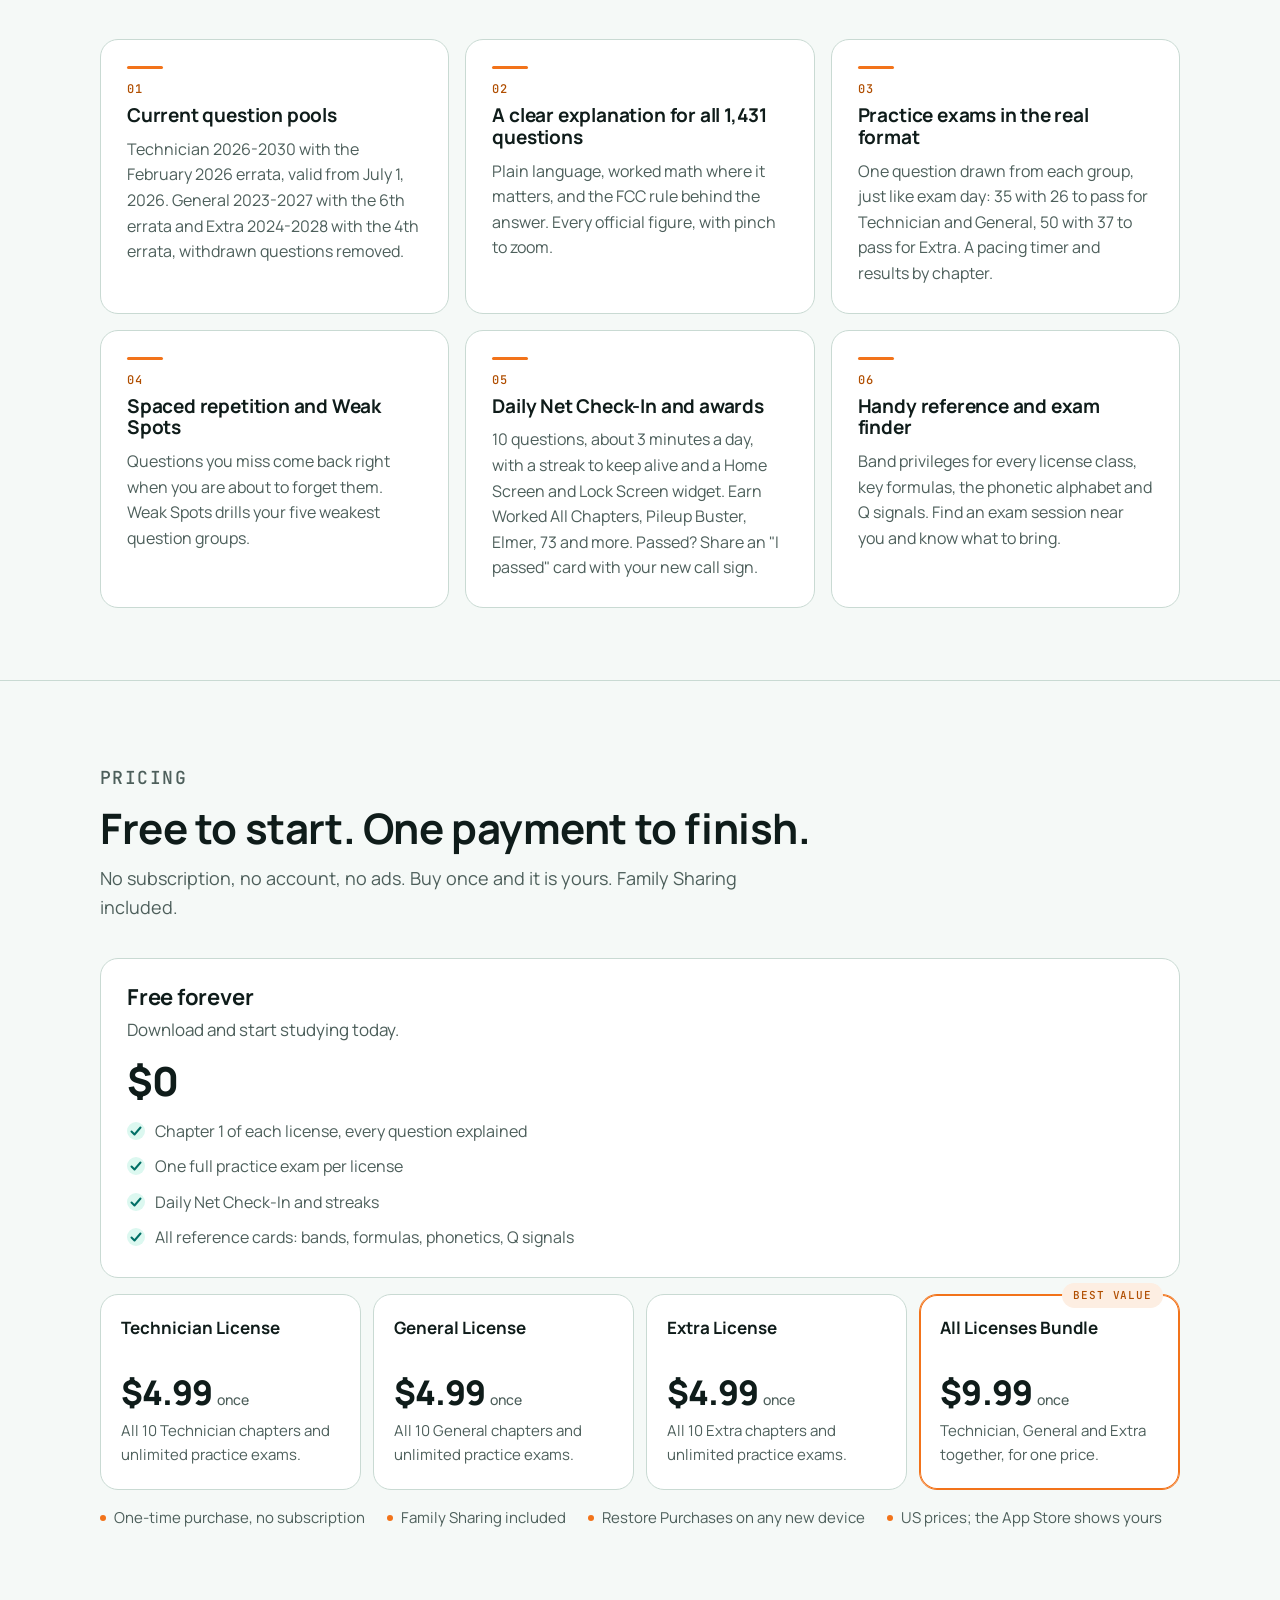
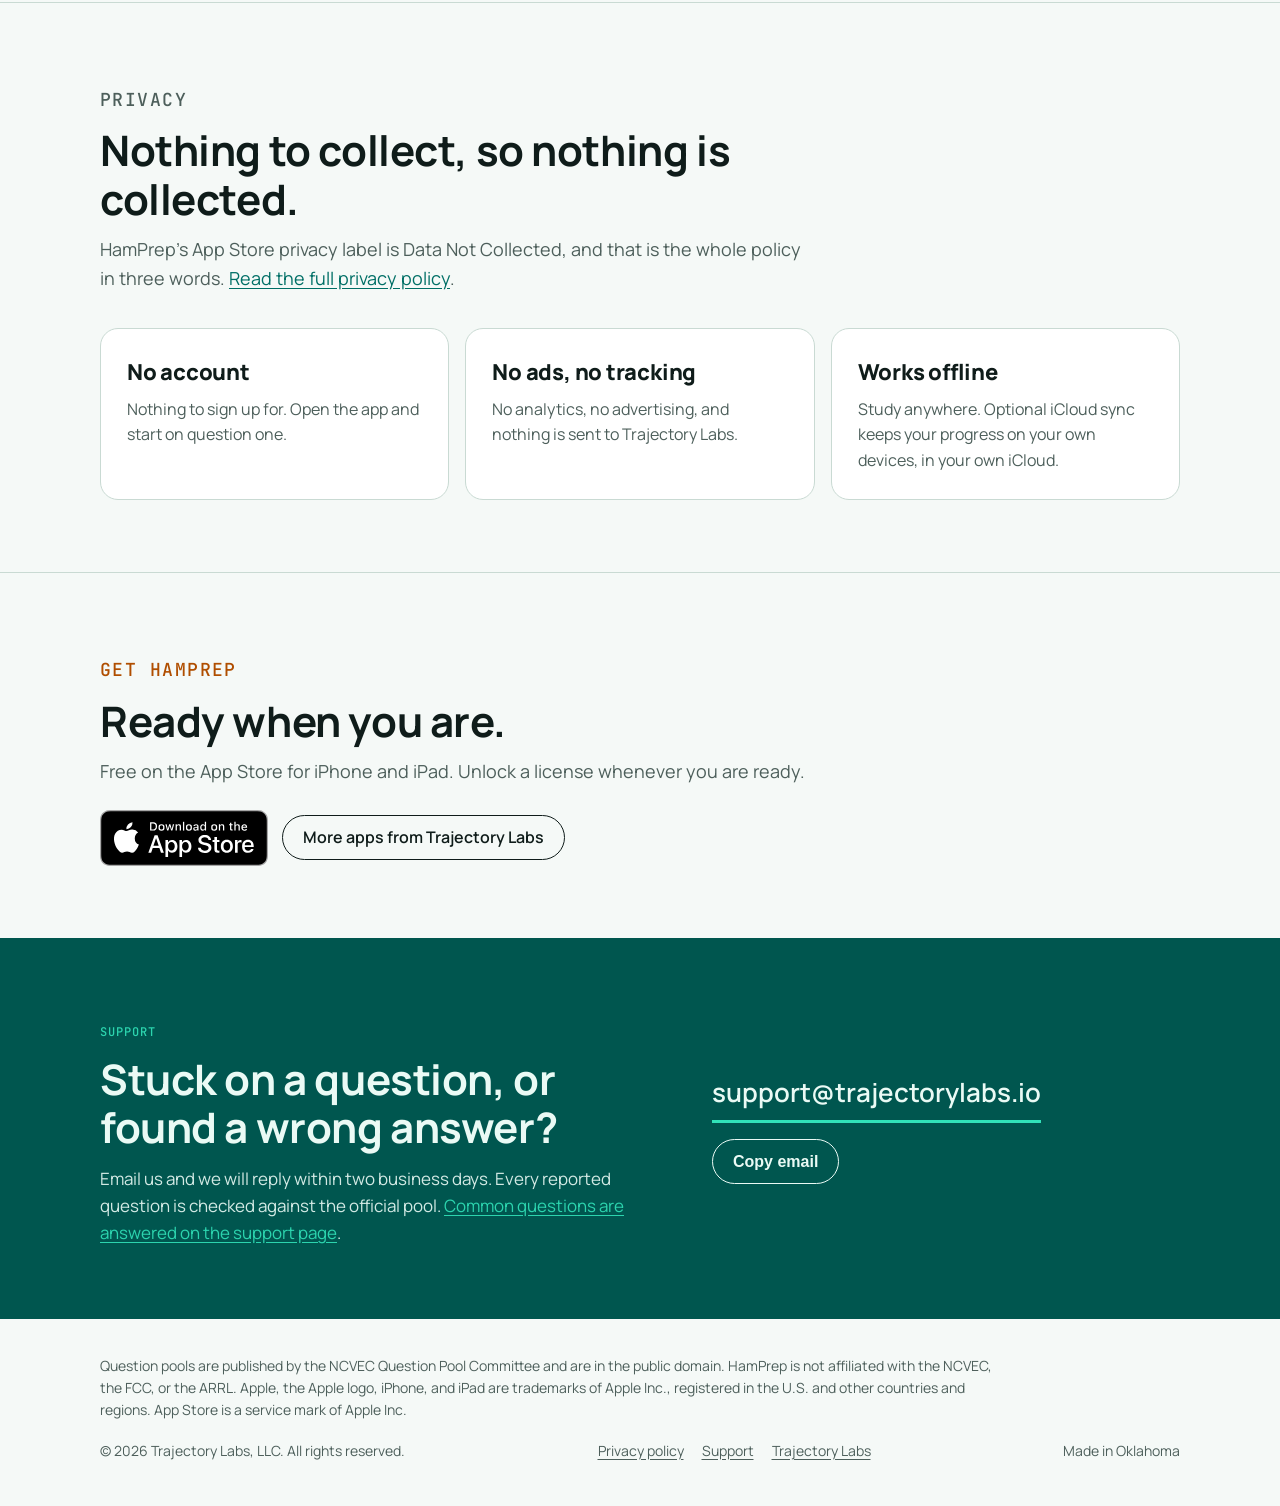
<file: hamprep/index.html>
<!doctype html>
<!-- ============================================================
     Trajectory Labs app page template. See TEMPLATE.md.
     STORE STATE: live. HamPrep is on the App Store, so the
     pre-launch (store-soon) blocks were removed from this page.
     ============================================================ -->
<html lang="en" data-store="live">
<head>
<meta charset="utf-8">
<meta name="viewport" content="width=device-width, initial-scale=1, viewport-fit=cover">
<!-- SLOT: page meta -->
<title>HamPrep: Ham Radio Exam Prep for iPhone and iPad</title>
<meta name="description" content="Ham radio Technician, General and Extra exam prep for iPhone and iPad. All 1,431 questions explained, real-format practice exams, offline and private. One-time purchase.">
<link rel="canonical" href="https://trajectorylabs.io/hamprep/">
<meta name="theme-color" content="#f5f9f7" media="(prefers-color-scheme: light)">
<meta name="theme-color" content="#0b1513" media="(prefers-color-scheme: dark)">
<link rel="icon" href="favicon.png" type="image/png" sizes="64x64">
<link rel="icon" href="favicon-192.png" type="image/png" sizes="192x192">
<link rel="apple-touch-icon" href="apple-touch-icon.png">
<!-- Open Graph / Twitter -->
<meta property="og:type" content="website">
<meta property="og:site_name" content="Trajectory Labs">
<meta property="og:title" content="HamPrep: Ham Radio Exam Prep for iPhone and iPad">
<meta property="og:description" content="Technician, General and Extra prep with every answer explained. One-time purchase, no subscription, no account.">
<meta property="og:url" content="https://trajectorylabs.io/hamprep/">
<meta property="og:image" content="https://trajectorylabs.io/hamprep/assets/og-card.jpg">
<meta property="og:image:width" content="1200">
<meta property="og:image:height" content="630">
<meta property="og:image:alt" content="HamPrep app icon next to the words Pass your ham radio exam. Understand it too, and a practice question with its explanation.">
<meta name="twitter:card" content="summary_large_image">
<meta name="twitter:title" content="HamPrep: Ham Radio Exam Prep for iPhone and iPad">
<meta name="twitter:description" content="Technician, General and Extra prep with every answer explained. One-time purchase, no subscription, no account.">
<meta name="twitter:image" content="https://trajectorylabs.io/hamprep/assets/og-card.jpg">
<!-- Smart App Banner: on since 1.1 (2026-11-12); Safari on iPhone and iPad shows the App Store banner. -->
<meta name="apple-itunes-app" content="app-id=6830339051">
<link rel="preconnect" href="https://fonts.googleapis.com">
<link rel="preconnect" href="https://fonts.gstatic.com" crossorigin>
<link rel="stylesheet" href="https://fonts.googleapis.com/css2?family=Manrope:wght@400..800&family=JetBrains+Mono:wght@500&display=swap">
<link rel="stylesheet" href="assets/app-page.css">
<style>
  /* HamPrep only: four plans since 1.1 (Extra), and the iPad figure. The shared app-page.css stays untouched. */
  .plans.four { grid-template-columns: repeat(4, minmax(0, 1fr)); }
  @media (max-width: 1000px) { .plans.four { grid-template-columns: repeat(2, minmax(0, 1fr)); } }
  @media (max-width: 600px) { .plans.four { grid-template-columns: 1fr; } }
  .shot-wide { margin: 40px 0 0; }
  .shot-wide img { width: 100%; height: auto; border-radius: 22px; box-shadow: var(--shadow); }
  .shot-wide figcaption { margin-top: 14px; font-size: 15px; line-height: 1.45; color: var(--muted); max-width: 62ch; }
  .shot-wide figcaption b { display: block; color: var(--ink); font-weight: 700; margin-bottom: 2px; }
</style>
<link rel="preload" as="image" href="assets/hero-phone.webp" type="image/webp">
</head>
<body>
<a class="skip" href="#main">Skip to content</a>

<!-- ============ SHARED CHROME: nav (same on every app page) ============ -->
<header class="nav">
  <div class="wrap">
    <a class="brand" href="https://trajectorylabs.io" aria-label="Trajectory Labs home">
      <svg viewBox="0 0 564 771" aria-hidden="true"><rect x="0" y="0" width="234" height="184" rx="6" fill="var(--teal)"/><path d="M233 184 H564 V361 H421 V500 C421 552 462 588 520 588 H564 V771 C370 771 238 650 233 470 Z" fill="var(--mint)"/></svg>
      Trajectory Labs
    </a>
    <!-- SLOT: app crumb -->
    <span class="crumb"><span class="sep" aria-hidden="true">/</span><img src="assets/app-icon.webp" width="26" height="26" alt="">HamPrep</span>
    <nav class="nav-links" aria-label="Page">
      <a href="#features">Features</a>
      <a href="#pricing">Pricing</a>
      <a href="#privacy">Privacy</a>
      <a href="support.html">Support</a>
      <a class="keep" href="https://trajectorylabs.io/#apps">More apps</a>
    </nav>
  </div>
</header>

<main id="main">
<!-- ============ HERO (SLOT: app identity, value prop, store CTA) ============ -->
<section class="hero">
  <div class="wrap">
    <div class="hero-copy">
      <p class="label">Learn &middot; iPhone and iPad &middot; All 3 licenses</p>
      <div class="app-id">
        <img src="assets/app-icon.webp" width="76" height="76" alt="HamPrep app icon: a white radio tower on orange">
        <div>
          <div class="name">HamPrep</div>
          <div class="tag">Ham Radio Exam Prep</div>
        </div>
      </div>
      <h1>Pass your ham radio exam. <span class="accent">Understand it too.</span></h1>
      <p class="lead">Technician, General and Extra prep with a plain-language explanation for every one of the 1,431 questions. One-time purchase, no subscription, no account.</p>

      <div class="cta">
        <!-- Live state: Apple's official badge, artwork untouched -->
        <a class="store-badge store-live" href="https://apps.apple.com/app/id6830339051" aria-label="Download HamPrep on the App Store">
          <img src="assets/app-store-badge-black.svg" width="168" height="56" alt="Download on the App Store">
        </a>
        <a class="btn secondary" href="#inside">See what's inside</a>
      </div>
      <p class="cta-note store-live">Free download for iPhone and iPad. Unlock a license with a one-time purchase, no subscription.</p>
    </div>

    <div class="hero-art" aria-hidden="true">
      <div class="orb"></div>
      <div class="dots"><i></i><i></i><i></i><i></i></div>
      <img class="hero-phone" src="assets/hero-phone.webp" width="760" height="1642" alt="" fetchpriority="high">
    </div>
  </div>
</section>

<!-- ============ STATS (SLOT: four numbers) ============ -->
<section class="section" aria-label="At a glance">
  <div class="wrap">
    <div class="stats">
      <div><div class="num accent">1,431</div><div class="what">Questions, all explained</div></div>
      <div><div class="num">3</div><div class="what">Current pools, Tech, General and Extra</div></div>
      <div><div class="num">35 or 50</div><div class="what">Questions per practice exam</div></div>
      <div><div class="num">0</div><div class="what">Data collected, ever</div></div>
    </div>
  </div>
</section>

<!-- ============ SCREENSHOTS (SLOT: five figures) ============ -->
<section class="section" id="inside">
  <div class="wrap">
    <div class="section-head">
      <p class="label">What's inside</p>
      <h2>Study, drill, pass.</h2>
      <p>Everything in one place, and it all works without a signal.</p>
    </div>
    <div class="shots">
      <figure class="shot">
        <img src="assets/shot-home.webp" width="520" height="1122" loading="lazy" decoding="async" alt="HamPrep home screen with Technician, General and Extra tabs, exam readiness at 60 percent, a daily check-in streak, study tiles and the next awards">
        <figcaption><b>Your readiness, at a glance</b>Switch between Technician, General and Extra. See how much you have seen and mastered.</figcaption>
      </figure>
      <figure class="shot">
        <img src="assets/shot-explanation.webp" width="520" height="1122" loading="lazy" decoding="async" alt="A practice question about alternating current with the correct answer highlighted and a plain-language explanation below">
        <figcaption><b>Every answer explained</b>Why the right answer is right, with worked math and the FCC rule behind it.</figcaption>
      </figure>
      <figure class="shot">
        <img src="assets/shot-passed.webp" width="520" height="1122" loading="lazy" decoding="async" alt="Exam results screen reading Passed, 34 of 35 correct, with a score for each chapter">
        <figcaption><b>Exams in the real format</b>One question per group, 26 of 35 to pass Technician or General, results by chapter.</figcaption>
      </figure>
      <figure class="shot">
        <img src="assets/shot-awards.webp" width="520" height="1122" loading="lazy" decoding="async" alt="Awards screen with a 9 day streak, 6 of 12 ham-style awards earned such as First Contact, Worked All Chapters and Pileup Buster">
        <figcaption><b>Make it a habit</b>Daily Net Check-In streaks and awards named the way hams name them.</figcaption>
      </figure>
      <figure class="shot">
        <img src="assets/shot-bands.webp" width="520" height="1122" loading="lazy" decoding="async" alt="Band privileges reference listing Technician frequency ranges and modes for each band">
        <figcaption><b>Reference built in</b>Band privileges, formulas, phonetics and Q signals, always offline.</figcaption>
      </figure>
    </div>
    <figure class="shot-wide">
      <img src="assets/shot-ipad.webp" width="1200" height="902" loading="lazy" decoding="async" alt="HamPrep on iPad in landscape: exam readiness and all ten Technician chapters on the left, daily check-in, study tiles and next awards on the right">
      <figcaption><b>Made for iPad too</b>A two-column layout with the question and its explanation side by side, plus keyboard shortcuts: A to D to answer, arrow keys to move. One purchase works on your iPhone and iPad.</figcaption>
    </figure>
  </div>
</section>

<!-- ============ FEATURES (SLOT: six cards) ============ -->
<section class="section" id="features">
  <div class="wrap">
    <div class="section-head">
      <p class="label">Features</p>
      <h2>Learn it, don't just memorize it.</h2>
      <p>Built for the exam you will actually sit, with the current pools and the real format.</p>
    </div>
    <div class="grid">
      <div class="card accent-top">
        <span class="idx">01</span>
        <h3>Current question pools</h3>
        <p>Technician 2026-2030 with the February 2026 errata, valid from July 1, 2026. General 2023-2027 with the 6th errata and Extra 2024-2028 with the 4th errata, withdrawn questions removed.</p>
      </div>
      <div class="card accent-top">
        <span class="idx">02</span>
        <h3>A clear explanation for all 1,431 questions</h3>
        <p>Plain language, worked math where it matters, and the FCC rule behind the answer. Every official figure, with pinch to zoom.</p>
      </div>
      <div class="card accent-top">
        <span class="idx">03</span>
        <h3>Practice exams in the real format</h3>
        <p>One question drawn from each group, just like exam day: 35 with 26 to pass for Technician and General, 50 with 37 to pass for Extra. A pacing timer and results by chapter.</p>
      </div>
      <div class="card accent-top">
        <span class="idx">04</span>
        <h3>Spaced repetition and Weak Spots</h3>
        <p>Questions you miss come back right when you are about to forget them. Weak Spots drills your five weakest question groups.</p>
      </div>
      <div class="card accent-top">
        <span class="idx">05</span>
        <h3>Daily Net Check-In and awards</h3>
        <p>10 questions, about 3 minutes a day, with a streak to keep alive and a Home Screen and Lock Screen widget. Earn Worked All Chapters, Pileup Buster, Elmer, 73 and more. Passed? Share an "I passed" card with your new call sign.</p>
      </div>
      <div class="card accent-top">
        <span class="idx">06</span>
        <h3>Handy reference and exam finder</h3>
        <p>Band privileges for every license class, key formulas, the phonetic alphabet and Q signals. Find an exam session near you and know what to bring.</p>
      </div>
    </div>
  </div>
</section>

<!-- ============ PRICING (SLOT: free tier list, plans) ============ -->
<section class="section" id="pricing">
  <div class="wrap">
    <div class="section-head">
      <p class="label">Pricing</p>
      <h2>Free to start. One payment to finish.</h2>
      <p>No subscription, no account, no ads. Buy once and it is yours. Family Sharing included.</p>
    </div>
    <div class="pricing">
      <div class="free">
        <h3>Free forever</h3>
        <p class="muted">Download and start studying today.</p>
        <div class="price">$0</div>
        <ul class="check">
          <li>Chapter 1 of each license, every question explained</li>
          <li>One full practice exam per license</li>
          <li>Daily Net Check-In and streaks</li>
          <li>All reference cards: bands, formulas, phonetics, Q signals</li>
        </ul>
      </div>
      <div class="plans four">
        <div class="plan">
          <div class="name">Technician License</div>
          <div class="price">$4.99<small>once</small></div>
          <div class="what">All 10 Technician chapters and unlimited practice exams.</div>
        </div>
        <div class="plan">
          <div class="name">General License</div>
          <div class="price">$4.99<small>once</small></div>
          <div class="what">All 10 General chapters and unlimited practice exams.</div>
        </div>
        <div class="plan">
          <div class="name">Extra License</div>
          <div class="price">$4.99<small>once</small></div>
          <div class="what">All 10 Extra chapters and unlimited practice exams.</div>
        </div>
        <div class="plan best">
          <span class="chip accent">Best value</span>
          <div class="name">All Licenses Bundle</div>
          <div class="price">$9.99<small>once</small></div>
          <div class="what">Technician, General and Extra together, for one price.</div>
        </div>
        <div class="plan-note">
          <span>One-time purchase, no subscription</span>
          <span>Family Sharing included</span>
          <span>Restore Purchases on any new device</span>
          <span>US prices; the App Store shows yours</span>
        </div>
      </div>
    </div>
  </div>
</section>

<!-- ============ PRIVACY SUMMARY (SLOT: three facts, link to privacy.html) ============ -->
<section class="section" id="privacy">
  <div class="wrap">
    <div class="section-head">
      <p class="label">Privacy</p>
      <h2>Nothing to collect, so nothing is collected.</h2>
      <p>HamPrep's App Store privacy label is Data Not Collected, and that is the whole policy in three words. <a href="privacy.html">Read the full privacy policy</a>.</p>
    </div>
    <div class="privacy-strip">
      <div class="card">
        <span class="big">No account</span>
        <p>Nothing to sign up for. Open the app and start on question one.</p>
      </div>
      <div class="card">
        <span class="big">No ads, no tracking</span>
        <p>No analytics, no advertising, and nothing is sent to Trajectory Labs.</p>
      </div>
      <div class="card">
        <span class="big">Works offline</span>
        <p>Study anywhere. Optional iCloud sync keeps your progress on your own devices, in your own iCloud.</p>
      </div>
    </div>
  </div>
</section>

<!-- ============ SECOND CTA (store state aware) ============ -->
<section class="section" aria-label="Get the app">
  <div class="wrap">
    <div class="section-head cta-head">
      <p class="label accent">Get HamPrep</p>
      <h2 class="store-live">Ready when you are.</h2>
      <p class="store-live">Free on the App Store for iPhone and iPad. Unlock a license whenever you are ready.</p>
    </div>
    <div class="cta">
      <a class="store-badge store-live" href="https://apps.apple.com/app/id6830339051" aria-label="Download HamPrep on the App Store">
        <img src="assets/app-store-badge-black.svg" width="168" height="56" alt="Download on the App Store" loading="lazy">
      </a>
      <a class="btn secondary" href="https://trajectorylabs.io/#apps">More apps from Trajectory Labs</a>
    </div>
  </div>
</section>
</main>

<!-- ============ SHARED CHROME: contact band ============ -->
<section class="band" id="support">
  <div class="wrap">
    <div>
      <p class="label">Support</p>
      <h2>Stuck on a question, or found a wrong answer?</h2>
      <p>Email us and we will reply within two business days. Every reported question is checked against the official pool. <a href="support.html">Common questions are answered on the support page</a>.</p>
    </div>
    <div class="band-mail">
      <a class="mail" href="mailto:support@trajectorylabs.io">support@trajectorylabs.io</a>
      <button class="btn secondary" type="button" data-copy="support@trajectorylabs.io" hidden>Copy email</button>
    </div>
  </div>
</section>

<!-- ============ SHARED CHROME: footer (SLOT: legal line) ============ -->
<footer class="footer">
  <div class="wrap">
    <p class="legal">Question pools are published by the NCVEC Question Pool Committee and are in the public domain. HamPrep is not affiliated with the NCVEC, the FCC, or the ARRL. <span class="store-live">Apple, the Apple logo, iPhone, and iPad are trademarks of Apple Inc., registered in the U.S. and other countries and regions. App Store is a service mark of Apple Inc.</span></p>
    <div class="row">
      <span>&copy; 2026 Trajectory Labs, LLC. All rights reserved.</span>
      <nav aria-label="Footer">
        <a href="privacy.html">Privacy policy</a>
        <a href="support.html">Support</a>
        <a href="https://trajectorylabs.io">Trajectory Labs</a>
      </nav>
      <span>Made in Oklahoma</span>
    </div>
  </div>
</footer>

<script>
// Copy email button: only shown when the clipboard API exists. Pure enhancement.
(function () {
  var b = document.querySelector('[data-copy]');
  if (!b || !navigator.clipboard) return;
  b.hidden = false;
  b.addEventListener('click', function () {
    navigator.clipboard.writeText(b.getAttribute('data-copy')).then(function () {
      var t = b.textContent; b.textContent = 'Copied'; b.setAttribute('data-done', '');
      setTimeout(function () { b.textContent = t; b.removeAttribute('data-done'); }, 1800);
    });
  });
})();
</script>
</body>
</html>
</file>
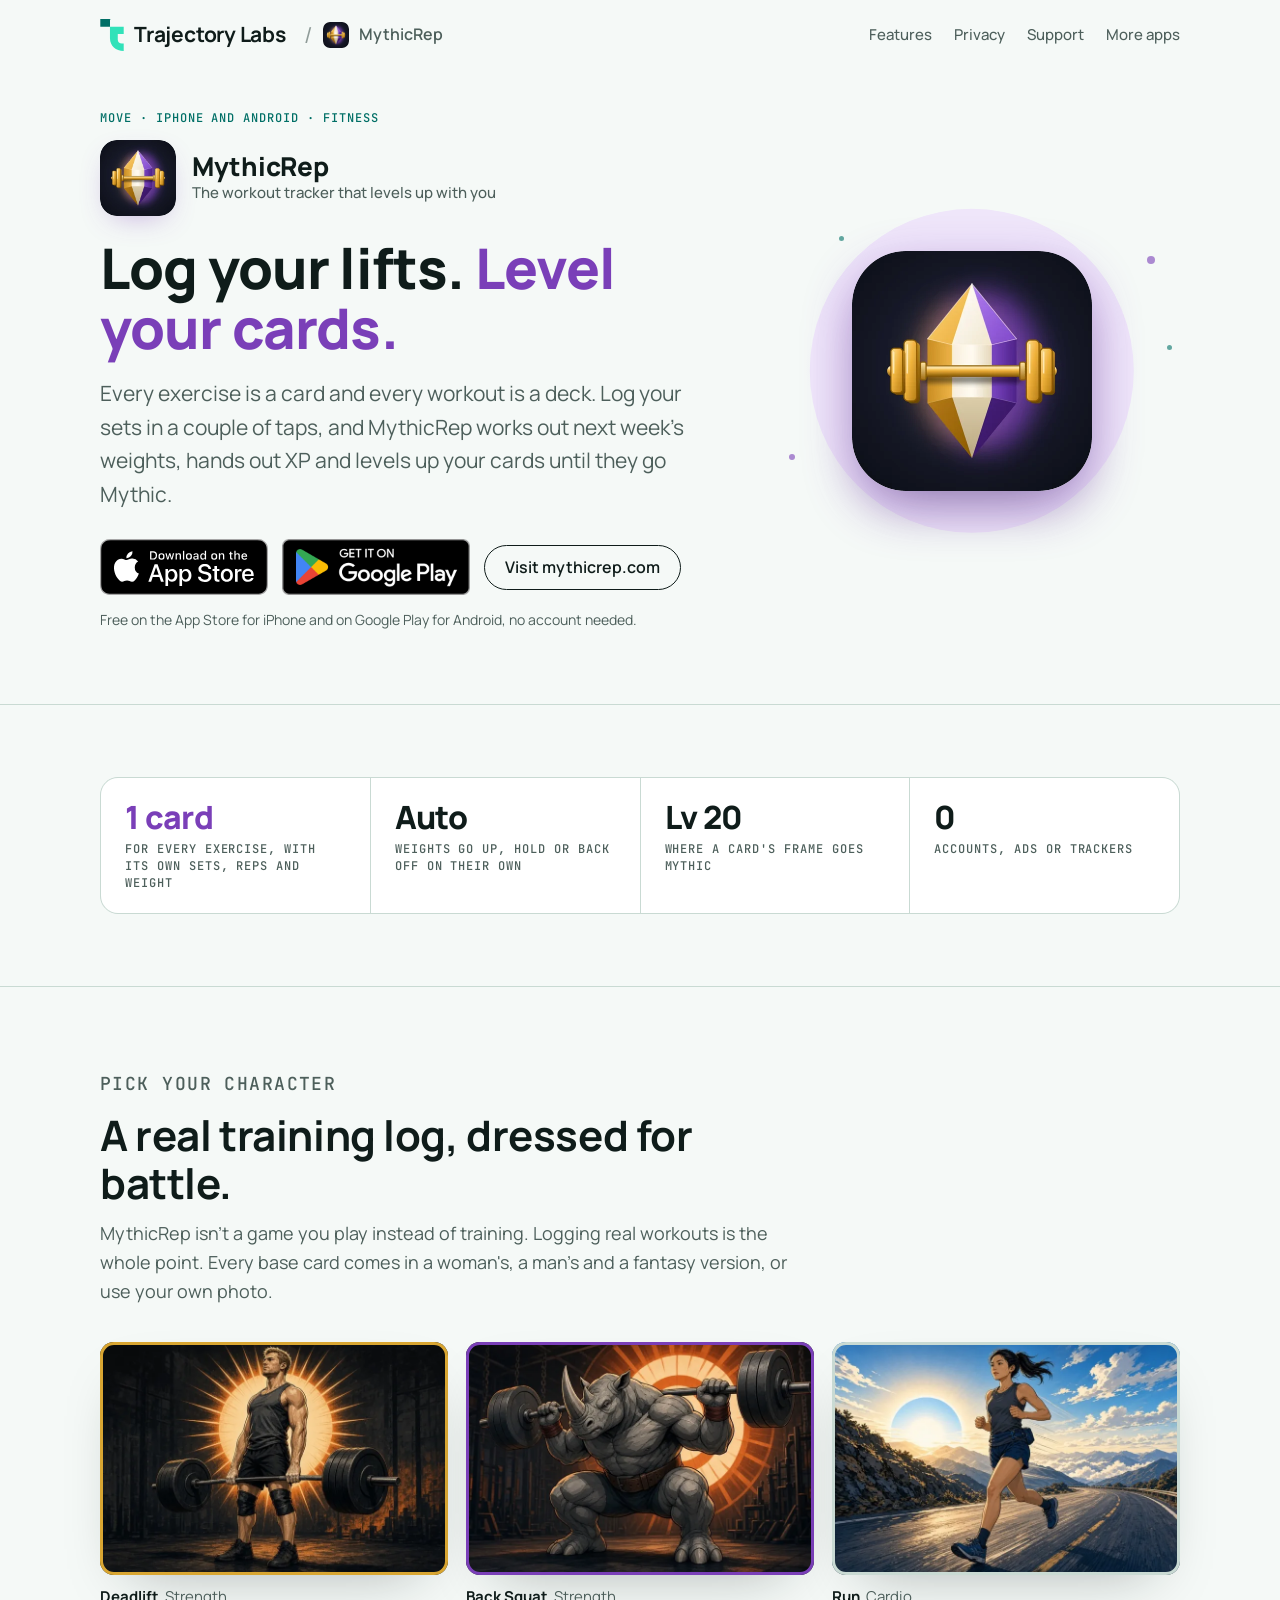
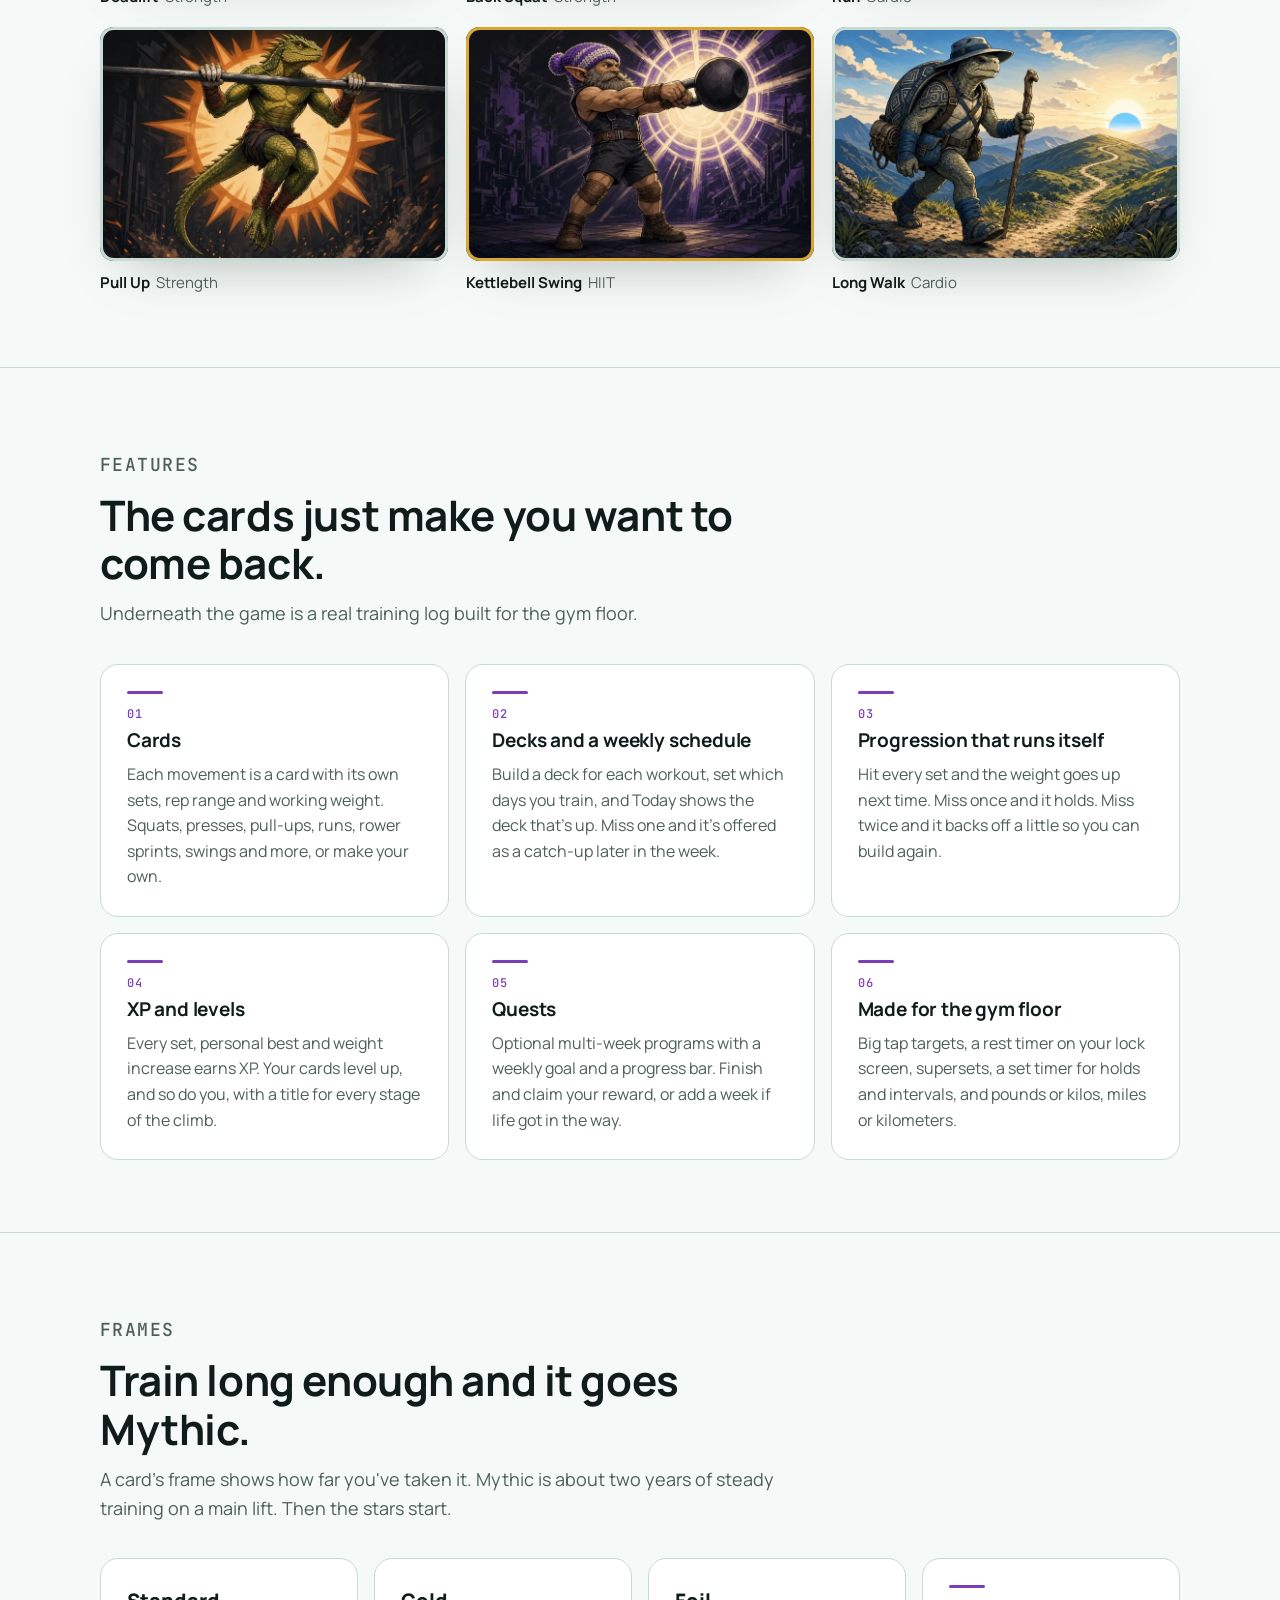
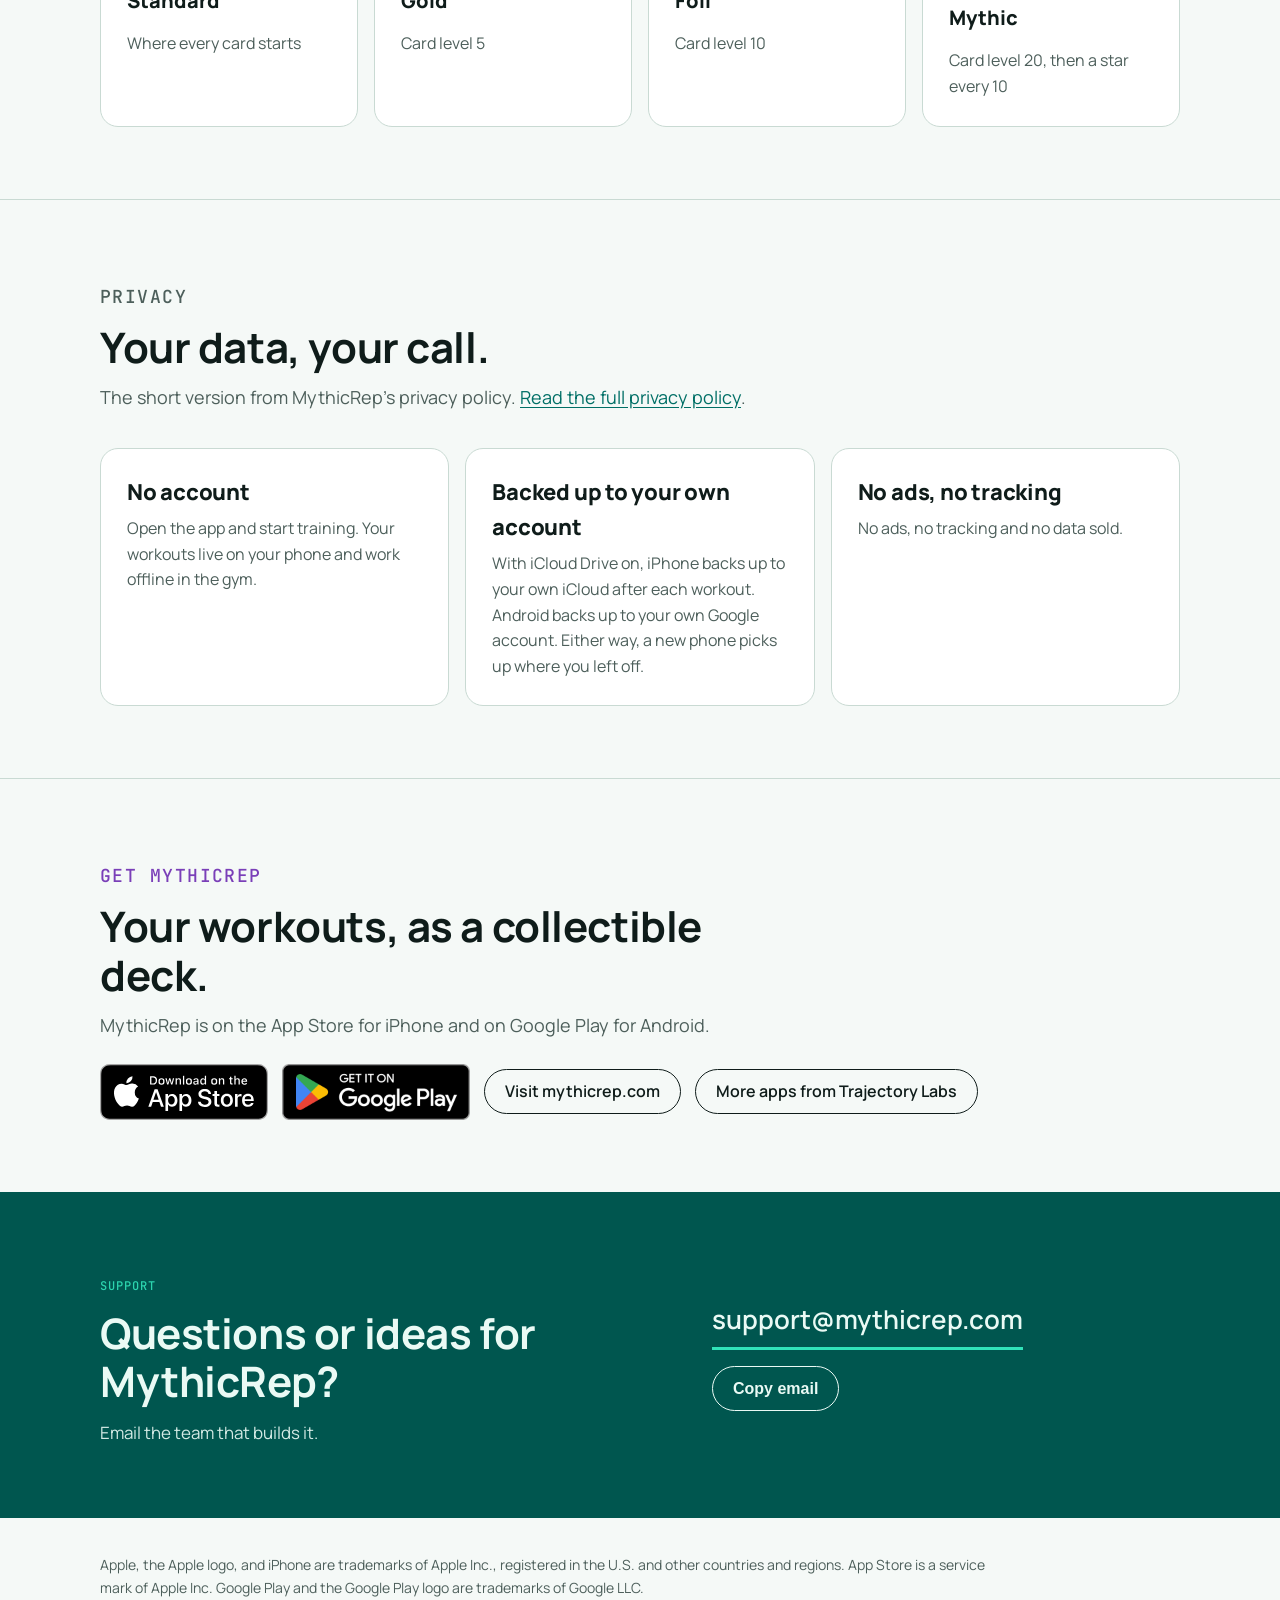
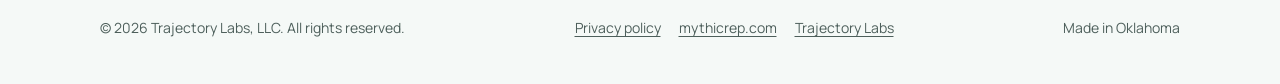
<file: mythic-rep/index.html>
<!doctype html>
<!-- ============================================================
     Trajectory Labs app page (from the hamprep-site template, see TEMPLATE.md).
     Served at trajectorylabs.io/mythic-rep/. All links to the parent site are relative.
     Copy, icon and card art come from the mythicrep repo (README.md and mythicrep-site/).
     STORE STATE: live on the App Store (iPhone) since Nov 13, 2026, and on Google Play (Android) since Nov 19, 2026.
     Still to add: real phone screenshots.
     ============================================================ -->
<html lang="en" data-store="live">
<head>
<meta charset="utf-8">
<meta name="viewport" content="width=device-width, initial-scale=1, viewport-fit=cover">
<title>MythicRep: The workout tracker that levels up with you</title>
<meta name="description" content="Log your lifts, level your cards. MythicRep is a workout tracker where every exercise is a collectible card and weights progress on their own. Free on iPhone and Android.">
<link rel="canonical" href="https://trajectorylabs.io/mythic-rep/">
<meta name="theme-color" content="#f5f9f7" media="(prefers-color-scheme: light)">
<meta name="theme-color" content="#0b1513" media="(prefers-color-scheme: dark)">
<link rel="icon" href="assets/favicon.png" type="image/png" sizes="64x64">
<link rel="apple-touch-icon" href="assets/apple-touch-icon.png">
<meta property="og:type" content="website">
<meta property="og:site_name" content="Trajectory Labs">
<meta property="og:title" content="MythicRep: The workout tracker that levels up with you">
<meta property="og:description" content="Every exercise is a card. Every workout is a deck. Weights progress on their own.">
<meta property="og:url" content="https://trajectorylabs.io/mythic-rep/">
<meta property="og:image" content="https://trajectorylabs.io/mythic-rep/icon.png">
<meta property="og:image:width" content="512">
<meta property="og:image:height" content="512">
<meta property="og:image:alt" content="MythicRep app icon: a gold dumbbell across a glowing violet and gold crystal">
<meta name="twitter:card" content="summary">
<meta name="twitter:title" content="MythicRep: The workout tracker that levels up with you">
<meta name="twitter:description" content="Every exercise is a card. Every workout is a deck. Weights progress on their own.">
<meta name="twitter:image" content="https://trajectorylabs.io/mythic-rep/icon.png">
<link rel="preconnect" href="https://fonts.googleapis.com">
<link rel="preconnect" href="https://fonts.gstatic.com" crossorigin>
<link rel="stylesheet" href="https://fonts.googleapis.com/css2?family=Manrope:wght@400..800&family=JetBrains+Mono:wght@500&display=swap">
<link rel="stylesheet" href="../shared/app-page.css">
<!-- SLOT: per-app accent. MythicRep violet from the app icon and mythicrep.com (#7a3fb8).
     Light: --accent-ink #7a3fb8 is 6.1:1 on --bg #f5f9f7, 5.4:1 on --accent-soft #efe6fa; white on the fill is 6.5:1.
     Dark:  the fill lifts to #b892f0 with dark ink (7.4:1); --accent-ink #b892f0 is 7.4:1 on #0b1513, 6.3:1 on #2a1d3d. -->
<style>
:root {
  --accent: #7a3fb8;
  --accent-ink: #7a3fb8;
  --accent-soft: #efe6fa;
  --accent-glow: rgba(122, 63, 184, .2);
  --accent-shadow: rgba(122, 63, 184, .45);
  --on-accent: #ffffff;
  --gold: #d9a632;
}
@media (prefers-color-scheme: dark) {
  :root:not([data-theme="light"]) {
    --accent: #b892f0; --accent-ink: #b892f0; --accent-soft: #2a1d3d;
    --accent-glow: rgba(184, 146, 240, .22); --accent-shadow: rgba(184, 146, 240, .4); --on-accent: #0b1513;
  }
}
:root[data-theme="dark"] {
  --accent: #b892f0; --accent-ink: #b892f0; --accent-soft: #2a1d3d;
  --accent-glow: rgba(184, 146, 240, .22); --accent-shadow: rgba(184, 146, 240, .4); --on-accent: #0b1513;
}
/* Hero shows the app icon large until phone screenshots exist */
.hero-art { min-height: 320px; }
.hero-icon { position: relative; width: min(60%, 240px); height: auto; border-radius: 22.4%; box-shadow: var(--shadow), 0 18px 48px var(--accent-shadow); }
@media (max-width: 860px) { .hero-art { min-height: 260px; } }
/* Card art gallery: landscape card art instead of portrait phone screenshots */
.art { display: grid; grid-template-columns: repeat(3, minmax(0, 1fr)); gap: 18px; }
.art figure { margin: 0; min-width: 0; }
.art img { display: block; width: 100%; height: auto; aspect-ratio: 720 / 483; object-fit: cover; border-radius: 14px; box-shadow: var(--shadow); outline: 3px solid var(--frame, var(--line)); outline-offset: -3px; }
.art figcaption { margin-top: 10px; font-size: 15px; color: var(--muted); }
.art figcaption b { color: var(--ink); font-weight: 700; margin-right: 6px; }
.art .gold { --frame: var(--gold); }
.art .mythic { --frame: var(--accent); }
@media (max-width: 760px) { .art { grid-template-columns: repeat(2, minmax(0, 1fr)); } }
@media (max-width: 460px) { .art { grid-template-columns: 1fr; } }
/* Frame ladder */
.ladder { display: grid; grid-template-columns: repeat(4, minmax(0, 1fr)); gap: 16px; }
.ladder .card .big { display: block; font-weight: 800; font-size: 20px; margin-bottom: 4px; }
.ladder .card p { margin: 0; color: var(--muted); }
@media (max-width: 760px) { .ladder { grid-template-columns: repeat(2, minmax(0, 1fr)); } }
</style>
<script>
// Always open at the top unless the link points at a section (#...).
if ('scrollRestoration' in history) history.scrollRestoration = 'manual';
if (!location.hash) { window.scrollTo(0, 0); addEventListener('load', function () { window.scrollTo(0, 0); }); }
</script>
</head>
<body>
<a class="skip" href="#main">Skip to content</a>

<!-- ============ SHARED CHROME: nav (same on every app page) ============ -->
<header class="nav">
  <div class="wrap">
    <a class="brand" href="../" aria-label="Trajectory Labs home">
      <svg viewBox="0 0 564 771" aria-hidden="true"><rect x="0" y="0" width="234" height="184" rx="6" fill="var(--teal)"/><path d="M233 184 H564 V361 H421 V500 C421 552 462 588 520 588 H564 V771 C370 771 238 650 233 470 Z" fill="var(--mint)"/></svg>
      Trajectory Labs
    </a>
    <span class="crumb"><span class="sep" aria-hidden="true">/</span><img src="assets/app-icon.webp" width="26" height="26" alt="">MythicRep</span>
    <nav class="nav-links" aria-label="Page">
      <a href="#features">Features</a>
      <a href="#privacy">Privacy</a>
      <a href="#support">Support</a>
      <a class="keep" href="../#apps">More apps</a>
    </nav>
  </div>
</header>

<main id="main">
<!-- ============ HERO ============ -->
<section class="hero">
  <div class="wrap">
    <div class="hero-copy">
      <p class="label">Move &middot; iPhone and Android &middot; Fitness</p>
      <div class="app-id">
        <img src="assets/app-icon.webp" width="76" height="76" alt="MythicRep app icon: a gold dumbbell across a glowing violet and gold crystal">
        <div>
          <div class="name">MythicRep</div>
          <div class="tag">The workout tracker that levels up with you</div>
        </div>
      </div>
      <h1>Log your lifts. <span class="accent">Level your cards.</span></h1>
      <p class="lead">Every exercise is a card and every workout is a deck. Log your sets in a couple of taps, and MythicRep works out next week's weights, hands out XP and levels up your cards until they go Mythic.</p>

      <div class="cta">
        <a class="store-badge store-live" href="https://apps.apple.com/us/app/mythicrep-workout-tracker/id6826918978" aria-label="Download MythicRep on the App Store">
          <img src="../shared/app-store-badge-black.svg" width="168" height="56" alt="Download on the App Store">
        </a>
        <a class="store-badge store-live" href="https://play.google.com/store/apps/details?id=com.trajectorylabs.mythicrep" aria-label="Get MythicRep on Google Play">
          <img src="../shared/google-play-badge.png" width="188" height="56" alt="Get it on Google Play">
        </a>
        <a class="btn secondary" href="https://mythicrep.com">Visit mythicrep.com</a>
      </div>
      <p class="cta-note store-live">Free on the App Store for iPhone and on Google Play for Android, no account needed.</p>
    </div>

    <div class="hero-art" aria-hidden="true">
      <div class="orb"></div>
      <div class="dots"><i></i><i></i><i></i><i></i></div>
      <img class="hero-icon" src="assets/hero-icon.webp" width="480" height="480" alt="">
    </div>
  </div>
</section>

<!-- ============ STATS ============ -->
<section class="section" aria-label="At a glance">
  <div class="wrap">
    <div class="stats">
      <div><div class="num accent">1 card</div><div class="what">For every exercise, with its own sets, reps and weight</div></div>
      <div><div class="num">Auto</div><div class="what">Weights go up, hold or back off on their own</div></div>
      <div><div class="num">Lv 20</div><div class="what">Where a card's frame goes Mythic</div></div>
      <div><div class="num">0</div><div class="what">Accounts, ads or trackers</div></div>
    </div>
  </div>
</section>

<!-- ============ CARD ART (in place of screenshots until the app has them) ============ -->
<section class="section" id="inside">
  <div class="wrap">
    <div class="section-head">
      <p class="label">Pick your character</p>
      <h2>A real training log, dressed for battle.</h2>
      <p>MythicRep isn't a game you play instead of training. Logging real workouts is the whole point. Every base card comes in a woman's, a man's and a fantasy version, or use your own photo.</p>
    </div>
    <div class="art">
      <figure class="gold"><img src="assets/art-deadlift-male.webp" width="720" height="483" loading="lazy" decoding="async" alt="Deadlift card art: a lifter pulling a loaded barbell in front of a glowing sun"><figcaption><b>Deadlift</b>Strength</figcaption></figure>
      <figure class="mythic"><img src="assets/art-back-squat-fantasy.webp" width="720" height="483" loading="lazy" decoding="async" alt="Back Squat card art, fantasy version: a rhino warrior squatting a heavy barbell"><figcaption><b>Back Squat</b>Strength</figcaption></figure>
      <figure><img src="assets/art-run-female.webp" width="720" height="483" loading="lazy" decoding="async" alt="Run card art: a runner on a mountain road at sunrise"><figcaption><b>Run</b>Cardio</figcaption></figure>
      <figure><img src="assets/art-pull-up-fantasy.webp" width="720" height="483" loading="lazy" decoding="async" alt="Pull Up card art, fantasy version: a lizard warrior hanging from a bar"><figcaption><b>Pull Up</b>Strength</figcaption></figure>
      <figure class="gold"><img src="assets/art-kettlebell-swing-fantasy.webp" width="720" height="483" loading="lazy" decoding="async" alt="Kettlebell Swing card art, fantasy version: a bearded gnome in a purple knit cap swinging a kettlebell in front of a sunburst"><figcaption><b>Kettlebell Swing</b>HIIT</figcaption></figure>
      <figure><img src="assets/art-long-walk-fantasy.webp" width="720" height="483" loading="lazy" decoding="async" alt="Long Walk card art, fantasy version: a tortoise-folk hiker with a walking stick on a mountain trail"><figcaption><b>Long Walk</b>Cardio</figcaption></figure>
    </div>
  </div>
</section>

<!-- ============ FEATURES ============ -->
<section class="section" id="features">
  <div class="wrap">
    <div class="section-head">
      <p class="label">Features</p>
      <h2>The cards just make you want to come back.</h2>
      <p>Underneath the game is a real training log built for the gym floor.</p>
    </div>
    <div class="grid">
      <div class="card accent-top">
        <span class="idx">01</span>
        <h3>Cards</h3>
        <p>Each movement is a card with its own sets, rep range and working weight. Squats, presses, pull-ups, runs, rower sprints, swings and more, or make your own.</p>
      </div>
      <div class="card accent-top">
        <span class="idx">02</span>
        <h3>Decks and a weekly schedule</h3>
        <p>Build a deck for each workout, set which days you train, and Today shows the deck that's up. Miss one and it's offered as a catch-up later in the week.</p>
      </div>
      <div class="card accent-top">
        <span class="idx">03</span>
        <h3>Progression that runs itself</h3>
        <p>Hit every set and the weight goes up next time. Miss once and it holds. Miss twice and it backs off a little so you can build again.</p>
      </div>
      <div class="card accent-top">
        <span class="idx">04</span>
        <h3>XP and levels</h3>
        <p>Every set, personal best and weight increase earns XP. Your cards level up, and so do you, with a title for every stage of the climb.</p>
      </div>
      <div class="card accent-top">
        <span class="idx">05</span>
        <h3>Quests</h3>
        <p>Optional multi-week programs with a weekly goal and a progress bar. Finish and claim your reward, or add a week if life got in the way.</p>
      </div>
      <div class="card accent-top">
        <span class="idx">06</span>
        <h3>Made for the gym floor</h3>
        <p>Big tap targets, a rest timer on your lock screen, supersets, a set timer for holds and intervals, and pounds or kilos, miles or kilometers.</p>
      </div>
    </div>
  </div>
</section>

<!-- ============ FRAMES ============ -->
<section class="section" aria-label="Card frames">
  <div class="wrap">
    <div class="section-head">
      <p class="label">Frames</p>
      <h2>Train long enough and it goes Mythic.</h2>
      <p>A card's frame shows how far you've taken it. Mythic is about two years of steady training on a main lift. Then the stars start.</p>
    </div>
    <div class="ladder">
      <div class="card"><span class="big">Standard</span><p>Where every card starts</p></div>
      <div class="card"><span class="big">Gold</span><p>Card level 5</p></div>
      <div class="card"><span class="big">Foil</span><p>Card level 10</p></div>
      <div class="card accent-top"><span class="big">Mythic</span><p>Card level 20, then a star every 10</p></div>
    </div>
  </div>
</section>

<!-- ============ PRIVACY SUMMARY (from mythicrep.com's privacy policy) ============ -->
<section class="section" id="privacy">
  <div class="wrap">
    <div class="section-head">
      <p class="label">Privacy</p>
      <h2>Your data, your call.</h2>
      <p>The short version from MythicRep's privacy policy. <a href="https://mythicrep.com/privacy.html">Read the full privacy policy</a>.</p>
    </div>
    <div class="privacy-strip">
      <div class="card">
        <span class="big">No account</span>
        <p>Open the app and start training. Your workouts live on your phone and work offline in the gym.</p>
      </div>
      <div class="card">
        <span class="big">Backed up to your own account</span>
        <p>With iCloud Drive on, iPhone backs up to your own iCloud after each workout. Android backs up to your own Google account. Either way, a new phone picks up where you left off.</p>
      </div>
      <div class="card">
        <span class="big">No ads, no tracking</span>
        <p>No ads, no tracking and no data sold.</p>
      </div>
    </div>
  </div>
</section>

<!-- ============ SECOND CTA (store state aware) ============ -->
<section class="section" aria-label="Get the app">
  <div class="wrap">
    <div class="section-head cta-head">
      <p class="label accent">Get MythicRep</p>
      <h2 class="store-live">Your workouts, as a collectible deck.</h2>
      <p class="store-live">MythicRep is on the App Store for iPhone and on Google Play for Android.</p>
    </div>
    <div class="cta">
      <a class="store-badge store-live" href="https://apps.apple.com/us/app/mythicrep-workout-tracker/id6826918978" aria-label="Download MythicRep on the App Store">
        <img src="../shared/app-store-badge-black.svg" width="168" height="56" alt="Download on the App Store" loading="lazy">
      </a>
      <a class="store-badge store-live" href="https://play.google.com/store/apps/details?id=com.trajectorylabs.mythicrep" aria-label="Get MythicRep on Google Play">
        <img src="../shared/google-play-badge.png" width="188" height="56" alt="Get it on Google Play" loading="lazy">
      </a>
      <a class="btn secondary" href="https://mythicrep.com">Visit mythicrep.com</a>
      <a class="btn secondary" href="../#apps">More apps from Trajectory Labs</a>
    </div>
  </div>
</section>
</main>

<!-- ============ SHARED CHROME: contact band ============ -->
<section class="band" id="support">
  <div class="wrap">
    <div>
      <p class="label">Support</p>
      <h2>Questions or ideas for MythicRep?</h2>
      <p>Email the team that builds it.</p>
    </div>
    <div class="band-mail">
      <a class="mail" href="mailto:support@mythicrep.com">support@mythicrep.com</a>
      <button class="btn secondary" type="button" data-copy="support@mythicrep.com" hidden>Copy email</button>
    </div>
  </div>
</section>

<!-- ============ SHARED CHROME: footer ============ -->
<footer class="footer">
  <div class="wrap">
    <p class="legal"><span class="store-live">Apple, the Apple logo, and iPhone are trademarks of Apple Inc., registered in the U.S. and other countries and regions. App Store is a service mark of Apple Inc. Google Play and the Google Play logo are trademarks of Google LLC.</span></p>
    <div class="row">
      <span>&copy; 2026 Trajectory Labs, LLC. All rights reserved.</span>
      <nav aria-label="Footer">
        <a href="https://mythicrep.com/privacy.html">Privacy policy</a>
        <a href="https://mythicrep.com">mythicrep.com</a>
        <a href="../">Trajectory Labs</a>
      </nav>
      <span>Made in Oklahoma</span>
    </div>
  </div>
</footer>

<script>
// Copy email button: only shown when the clipboard API exists. Pure enhancement.
(function () {
  var b = document.querySelector('[data-copy]');
  if (!b || !navigator.clipboard) return;
  b.hidden = false;
  b.addEventListener('click', function () {
    navigator.clipboard.writeText(b.getAttribute('data-copy')).then(function () {
      var t = b.textContent; b.textContent = 'Copied'; b.setAttribute('data-done', '');
      setTimeout(function () { b.textContent = t; b.removeAttribute('data-done'); }, 1800);
    });
  });
})();
</script>
</body>
</html>
</file>
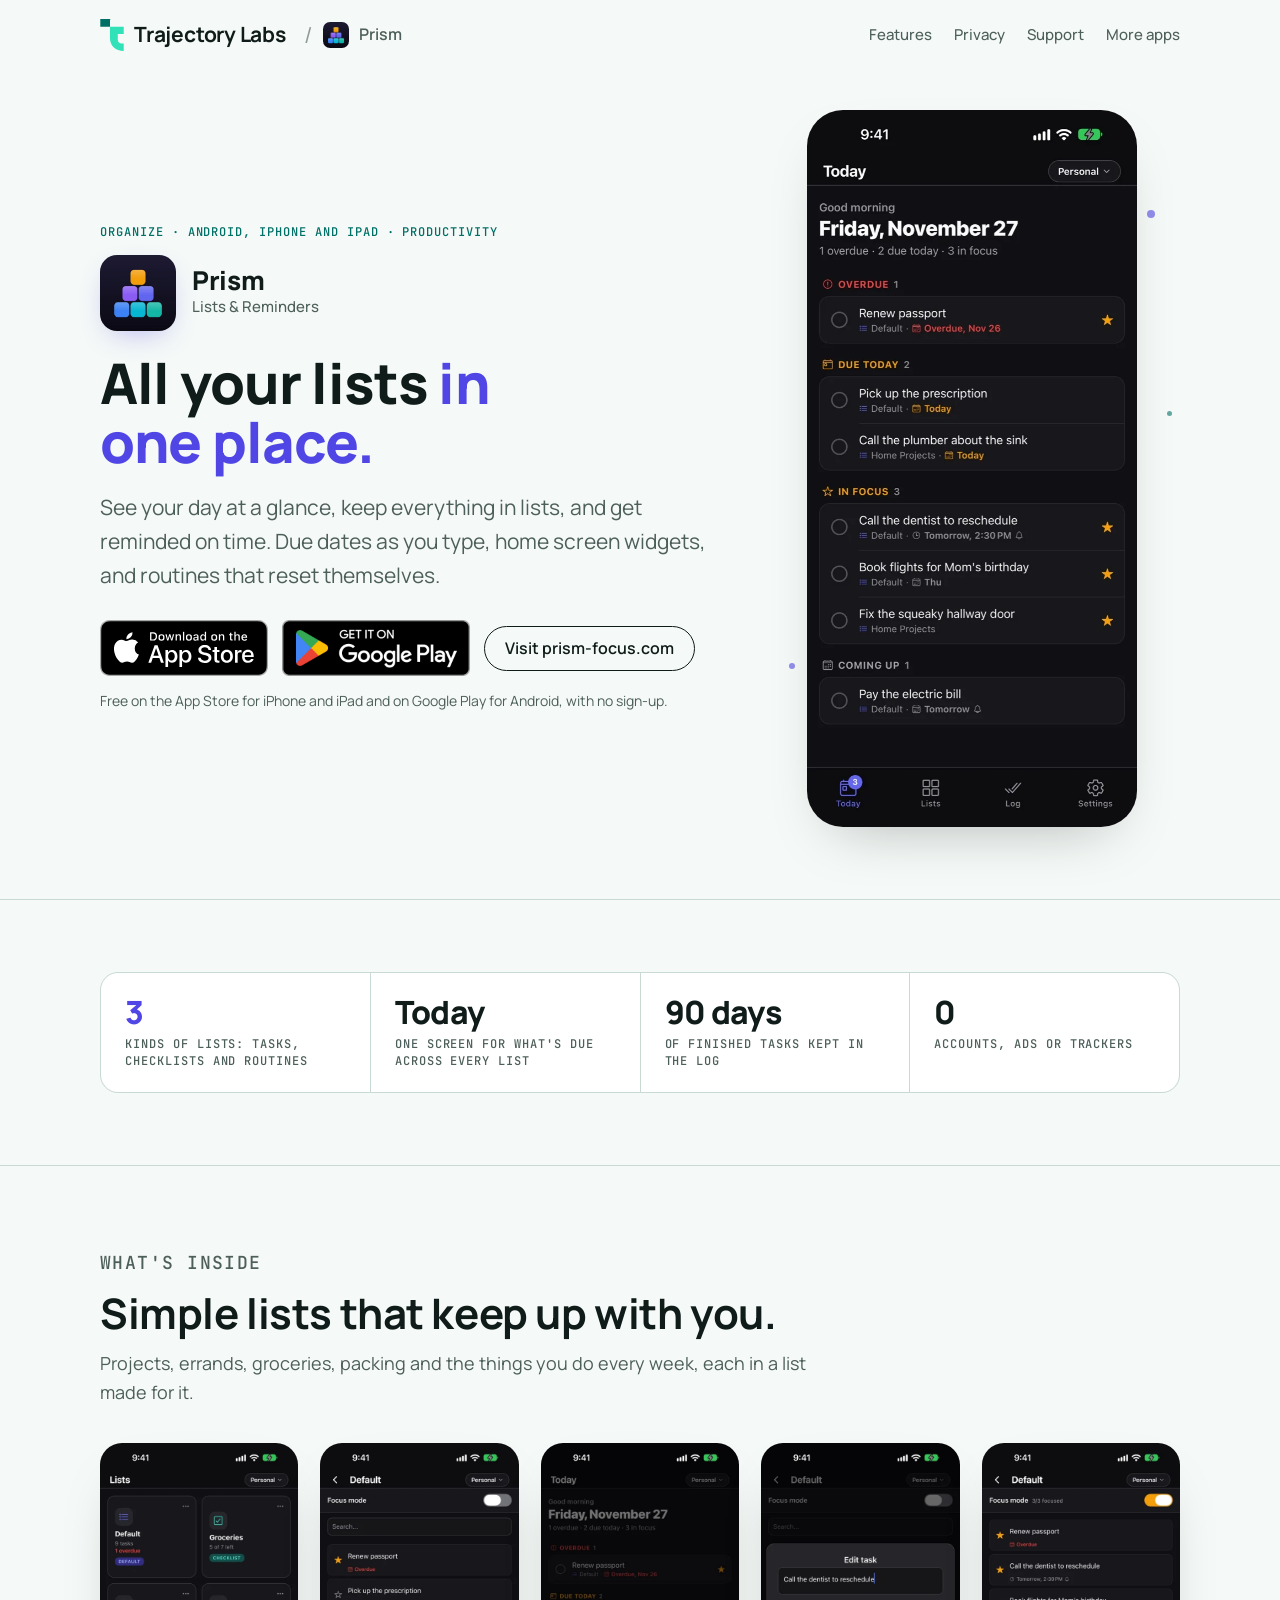
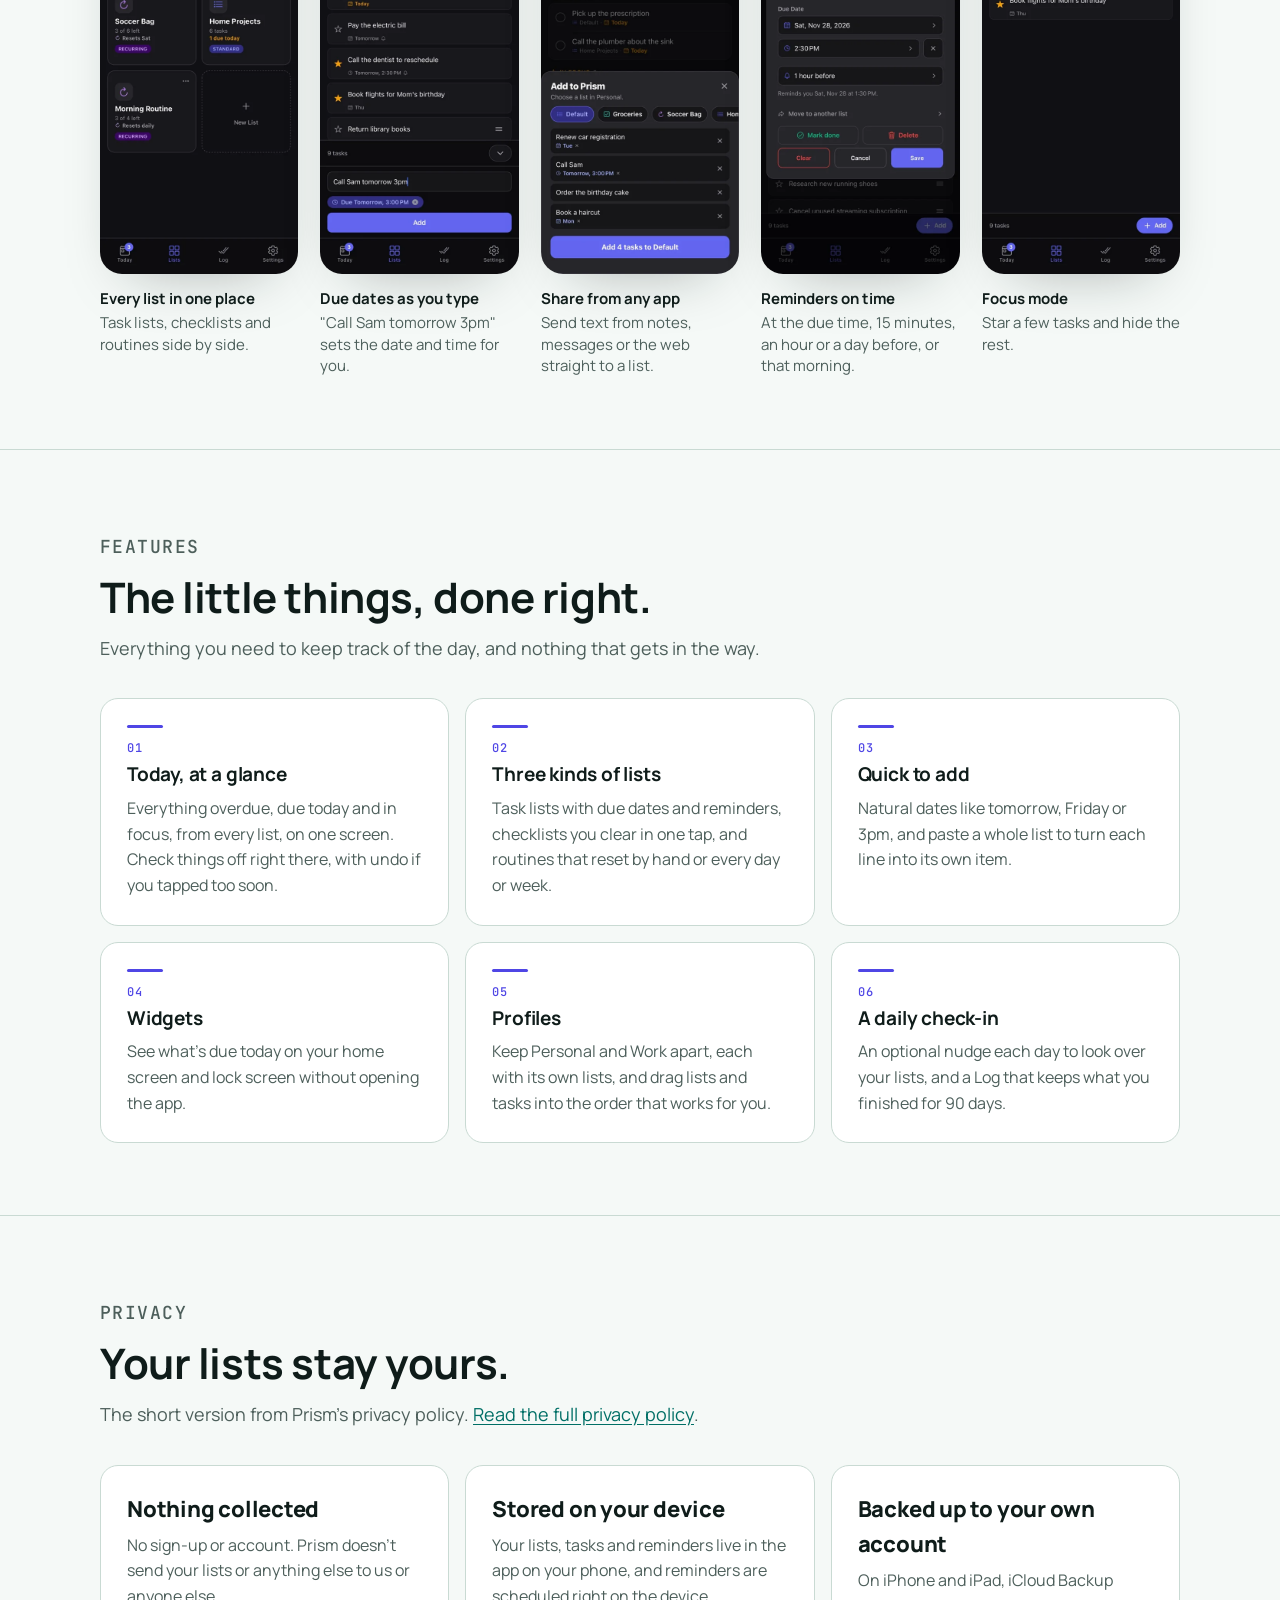
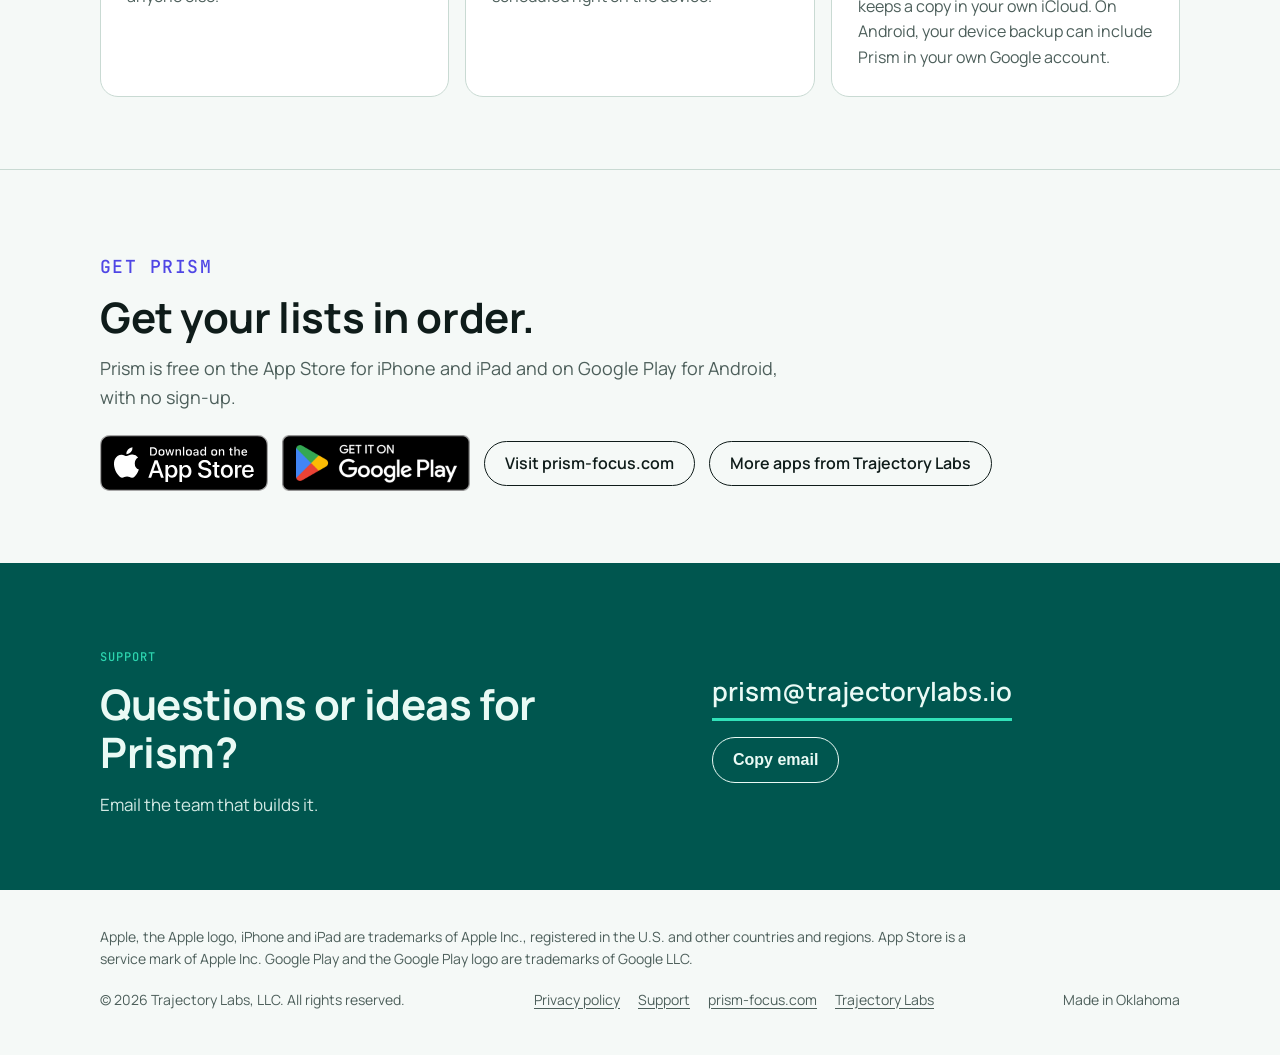
<file: prism/index.html>
<!doctype html>
<!-- ============================================================
     Trajectory Labs app page (from the hamprep-site template, see TEMPLATE.md).
     Served at trajectorylabs.io/prism/. All links to the parent site are relative.
     Copy, icon and screenshots come from the prism-task-focus repo (prism-web/ marketing site and prism-mobile/assets).
     STORE STATE: live on the App Store (iPhone and iPad) and on Google Play (Android) as of Nov 28, 2026.
     ============================================================ -->
<html lang="en" data-store="live">
<head>
<meta charset="utf-8">
<meta name="viewport" content="width=device-width, initial-scale=1, viewport-fit=cover">
<title>Prism: Lists and reminders, all in one place</title>
<meta name="description" content="Prism keeps task lists, checklists and routines that reset in one place, with a Today view, due dates as you type and reminders on time. Free on iPhone, iPad and Android. No sign-up.">
<link rel="canonical" href="https://trajectorylabs.io/prism/">
<meta name="theme-color" content="#f5f9f7" media="(prefers-color-scheme: light)">
<meta name="theme-color" content="#0b1513" media="(prefers-color-scheme: dark)">
<link rel="icon" href="assets/favicon.png" type="image/png" sizes="64x64">
<link rel="apple-touch-icon" href="assets/apple-touch-icon.png">
<meta property="og:type" content="website">
<meta property="og:site_name" content="Trajectory Labs">
<meta property="og:title" content="Prism: Lists and reminders, all in one place">
<meta property="og:description" content="Task lists, checklists and routines that reset, with a Today view and reminders that arrive on time.">
<meta property="og:url" content="https://trajectorylabs.io/prism/">
<meta property="og:image" content="https://trajectorylabs.io/prism/icon.png">
<meta property="og:image:width" content="512">
<meta property="og:image:height" content="512">
<meta property="og:image:alt" content="Prism app icon: a pyramid of colored tiles on a dark background">
<meta name="twitter:card" content="summary">
<meta name="twitter:title" content="Prism: Lists and reminders, all in one place">
<meta name="twitter:description" content="Task lists, checklists and routines that reset, with a Today view and reminders that arrive on time.">
<meta name="twitter:image" content="https://trajectorylabs.io/prism/icon.png">
<link rel="preconnect" href="https://fonts.googleapis.com">
<link rel="preconnect" href="https://fonts.gstatic.com" crossorigin>
<link rel="stylesheet" href="https://fonts.googleapis.com/css2?family=Manrope:wght@400..800&family=JetBrains+Mono:wght@500&display=swap">
<link rel="stylesheet" href="../shared/app-page.css">
<!-- SLOT: per-app accent. Prism indigo from prism-focus.com (#4f46e5 light, #a5a8ff dark).
     Light: --accent-ink #4f46e5 on --bg #f5f9f7 and white on the fill both clear 4.5:1.
     Dark:  the fill lifts to #a5a8ff with dark ink; --accent-ink #a5a8ff on #0b1513 clears 4.5:1. -->
<style>
:root {
  --accent: #4f46e5;
  --accent-ink: #4f46e5;
  --accent-soft: #ecebfd;
  --accent-glow: rgba(79, 70, 229, .2);
  --accent-shadow: rgba(79, 70, 229, .45);
  --on-accent: #ffffff;
}
@media (prefers-color-scheme: dark) {
  :root:not([data-theme="light"]) {
    --accent: #a5a8ff; --accent-ink: #a5a8ff; --accent-soft: #22214a;
    --accent-glow: rgba(165, 168, 255, .22); --accent-shadow: rgba(165, 168, 255, .4); --on-accent: #0b1513;
  }
}
:root[data-theme="dark"] {
  --accent: #a5a8ff; --accent-ink: #a5a8ff; --accent-soft: #22214a;
  --accent-glow: rgba(165, 168, 255, .22); --accent-shadow: rgba(165, 168, 255, .4); --on-accent: #0b1513;
}
</style>
<script>
// Always open at the top unless the link points at a section (#...).
if ('scrollRestoration' in history) history.scrollRestoration = 'manual';
if (!location.hash) { window.scrollTo(0, 0); addEventListener('load', function () { window.scrollTo(0, 0); }); }
</script>
</head>
<body>
<a class="skip" href="#main">Skip to content</a>

<!-- ============ SHARED CHROME: nav (same on every app page) ============ -->
<header class="nav">
  <div class="wrap">
    <a class="brand" href="../" aria-label="Trajectory Labs home">
      <svg viewBox="0 0 564 771" aria-hidden="true"><rect x="0" y="0" width="234" height="184" rx="6" fill="var(--teal)"/><path d="M233 184 H564 V361 H421 V500 C421 552 462 588 520 588 H564 V771 C370 771 238 650 233 470 Z" fill="var(--mint)"/></svg>
      Trajectory Labs
    </a>
    <span class="crumb"><span class="sep" aria-hidden="true">/</span><img src="assets/app-icon.webp" width="26" height="26" alt="">Prism</span>
    <nav class="nav-links" aria-label="Page">
      <a href="#features">Features</a>
      <a href="#privacy">Privacy</a>
      <a href="#support">Support</a>
      <a class="keep" href="../#apps">More apps</a>
    </nav>
  </div>
</header>

<main id="main">
<!-- ============ HERO ============ -->
<section class="hero">
  <div class="wrap">
    <div class="hero-copy">
      <p class="label">Organize &middot; Android, iPhone and iPad &middot; Productivity</p>
      <div class="app-id">
        <img src="assets/app-icon.webp" width="76" height="76" alt="Prism app icon: a pyramid of colored tiles on a dark background">
        <div>
          <div class="name">Prism</div>
          <div class="tag">Lists &amp; Reminders</div>
        </div>
      </div>
      <h1>All your lists <span class="accent">in one place.</span></h1>
      <p class="lead">See your day at a glance, keep everything in lists, and get reminded on time. Due dates as you type, home screen widgets, and routines that reset themselves.</p>

      <div class="cta">
        <a class="store-badge store-live" href="https://apps.apple.com/us/app/prism-focus-task-manager/id6761664849" aria-label="Download Prism on the App Store">
          <img src="../shared/app-store-badge-black.svg" width="168" height="56" alt="Download on the App Store">
        </a>
        <a class="store-badge store-live" href="https://play.google.com/store/apps/details?id=com.trajectorylabs.prism" aria-label="Get Prism on Google Play">
          <img src="../shared/google-play-badge.png" width="188" height="56" alt="Get it on Google Play">
        </a>
        <a class="btn secondary" href="https://prism-focus.com">Visit prism-focus.com</a>
      </div>
      <p class="cta-note">Free on the App Store for iPhone and iPad and on Google Play for Android, with no sign-up.</p>
    </div>

    <div class="hero-art" aria-hidden="true">
      <div class="orb"></div>
      <div class="dots"><i></i><i></i><i></i><i></i></div>
      <img class="hero-phone" src="assets/hero-phone.webp" width="598" height="1300" alt="" fetchpriority="high">
    </div>
  </div>
</section>

<!-- ============ STATS (facts from prism-focus.com and its privacy policy) ============ -->
<section class="section" aria-label="At a glance">
  <div class="wrap">
    <div class="stats">
      <div><div class="num accent">3</div><div class="what">Kinds of lists: tasks, checklists and routines</div></div>
      <div><div class="num">Today</div><div class="what">One screen for what's due across every list</div></div>
      <div><div class="num">90 days</div><div class="what">Of finished tasks kept in the Log</div></div>
      <div><div class="num">0</div><div class="what">Accounts, ads or trackers</div></div>
    </div>
  </div>
</section>

<!-- ============ SCREENSHOTS (from prism-web/public/assets) ============ -->
<section class="section" id="inside">
  <div class="wrap">
    <div class="section-head">
      <p class="label">What's inside</p>
      <h2>Simple lists that keep up with you.</h2>
      <p>Projects, errands, groceries, packing and the things you do every week, each in a list made for it.</p>
    </div>
    <div class="shots">
      <figure class="shot">
        <img src="assets/shot-lists.webp" width="518" height="1126" loading="lazy" decoding="async" alt="Lists screen with a task list, a groceries checklist, a soccer bag routine, a home projects list and a morning routine">
        <figcaption><b>Every list in one place</b>Task lists, checklists and routines side by side.</figcaption>
      </figure>
      <figure class="shot">
        <img src="assets/shot-typing.webp" width="518" height="1126" loading="lazy" decoding="async" alt="Adding the task Call Sam tomorrow 3pm, with the due date set to tomorrow at 3:00 PM automatically">
        <figcaption><b>Due dates as you type</b>"Call Sam tomorrow 3pm" sets the date and time for you.</figcaption>
      </figure>
      <figure class="shot">
        <img src="assets/shot-share.webp" width="518" height="1126" loading="lazy" decoding="async" alt="Add to Prism sheet with four shared items, a list picker and an Add 4 tasks button">
        <figcaption><b>Share from any app</b>Send text from notes, messages or the web straight to a list.</figcaption>
      </figure>
      <figure class="shot">
        <img src="assets/shot-reminder.webp" width="518" height="1126" loading="lazy" decoding="async" alt="Edit task sheet with a due date, a 2:30 PM time and a reminder one hour before">
        <figcaption><b>Reminders on time</b>At the due time, 15 minutes, an hour or a day before, or that morning.</figcaption>
      </figure>
      <figure class="shot">
        <img src="assets/shot-focus.webp" width="518" height="1126" loading="lazy" decoding="async" alt="Focus mode turned on, showing only three starred tasks">
        <figcaption><b>Focus mode</b>Star a few tasks and hide the rest.</figcaption>
      </figure>
    </div>
  </div>
</section>

<!-- ============ FEATURES ============ -->
<section class="section" id="features">
  <div class="wrap">
    <div class="section-head">
      <p class="label">Features</p>
      <h2>The little things, done right.</h2>
      <p>Everything you need to keep track of the day, and nothing that gets in the way.</p>
    </div>
    <div class="grid">
      <div class="card accent-top">
        <span class="idx">01</span>
        <h3>Today, at a glance</h3>
        <p>Everything overdue, due today and in focus, from every list, on one screen. Check things off right there, with undo if you tapped too soon.</p>
      </div>
      <div class="card accent-top">
        <span class="idx">02</span>
        <h3>Three kinds of lists</h3>
        <p>Task lists with due dates and reminders, checklists you clear in one tap, and routines that reset by hand or every day or week.</p>
      </div>
      <div class="card accent-top">
        <span class="idx">03</span>
        <h3>Quick to add</h3>
        <p>Natural dates like tomorrow, Friday or 3pm, and paste a whole list to turn each line into its own item.</p>
      </div>
      <div class="card accent-top">
        <span class="idx">04</span>
        <h3>Widgets</h3>
        <p>See what's due today on your home screen and lock screen without opening the app.</p>
      </div>
      <div class="card accent-top">
        <span class="idx">05</span>
        <h3>Profiles</h3>
        <p>Keep Personal and Work apart, each with its own lists, and drag lists and tasks into the order that works for you.</p>
      </div>
      <div class="card accent-top">
        <span class="idx">06</span>
        <h3>A daily check-in</h3>
        <p>An optional nudge each day to look over your lists, and a Log that keeps what you finished for 90 days.</p>
      </div>
    </div>
  </div>
</section>

<!-- ============ PRIVACY SUMMARY (from prism-focus.com/privacy, effective Nov 26, 2026) ============ -->
<section class="section" id="privacy">
  <div class="wrap">
    <div class="section-head">
      <p class="label">Privacy</p>
      <h2>Your lists stay yours.</h2>
      <p>The short version from Prism's privacy policy. <a href="https://prism-focus.com/privacy/">Read the full privacy policy</a>.</p>
    </div>
    <div class="privacy-strip">
      <div class="card">
        <span class="big">Nothing collected</span>
        <p>No sign-up or account. Prism doesn't send your lists or anything else to us or anyone else.</p>
      </div>
      <div class="card">
        <span class="big">Stored on your device</span>
        <p>Your lists, tasks and reminders live in the app on your phone, and reminders are scheduled right on the device.</p>
      </div>
      <div class="card">
        <span class="big">Backed up to your own account</span>
        <p>On iPhone and iPad, iCloud Backup keeps a copy in your own iCloud. On Android, your device backup can include Prism in your own Google account.</p>
      </div>
    </div>
  </div>
</section>

<!-- ============ SECOND CTA ============ -->
<section class="section" aria-label="Get the app">
  <div class="wrap">
    <div class="section-head cta-head">
      <p class="label accent">Get Prism</p>
      <h2>Get your lists in order.</h2>
      <p>Prism is free on the App Store for iPhone and iPad and on Google Play for Android, with no sign-up.</p>
    </div>
    <div class="cta">
      <a class="store-badge store-live" href="https://apps.apple.com/us/app/prism-focus-task-manager/id6761664849" aria-label="Download Prism on the App Store">
        <img src="../shared/app-store-badge-black.svg" width="168" height="56" alt="Download on the App Store" loading="lazy">
      </a>
      <a class="store-badge store-live" href="https://play.google.com/store/apps/details?id=com.trajectorylabs.prism" aria-label="Get Prism on Google Play">
        <img src="../shared/google-play-badge.png" width="188" height="56" alt="Get it on Google Play" loading="lazy">
      </a>
      <a class="btn secondary" href="https://prism-focus.com">Visit prism-focus.com</a>
      <a class="btn secondary" href="../#apps">More apps from Trajectory Labs</a>
    </div>
  </div>
</section>
</main>

<!-- ============ SHARED CHROME: contact band ============ -->
<section class="band" id="support">
  <div class="wrap">
    <div>
      <p class="label">Support</p>
      <h2>Questions or ideas for Prism?</h2>
      <p>Email the team that builds it.</p>
    </div>
    <div class="band-mail">
      <a class="mail" href="mailto:prism@trajectorylabs.io">prism@trajectorylabs.io</a>
      <button class="btn secondary" type="button" data-copy="prism@trajectorylabs.io" hidden>Copy email</button>
    </div>
  </div>
</section>

<!-- ============ SHARED CHROME: footer ============ -->
<footer class="footer">
  <div class="wrap">
    <p class="legal">Apple, the Apple logo, iPhone and iPad are trademarks of Apple Inc., registered in the U.S. and other countries and regions. App Store is a service mark of Apple Inc. Google Play and the Google Play logo are trademarks of Google LLC.</p>
    <div class="row">
      <span>&copy; 2026 Trajectory Labs, LLC. All rights reserved.</span>
      <nav aria-label="Footer">
        <a href="https://prism-focus.com/privacy/">Privacy policy</a>
        <a href="https://prism-focus.com/support/">Support</a>
        <a href="https://prism-focus.com">prism-focus.com</a>
        <a href="../">Trajectory Labs</a>
      </nav>
      <span>Made in Oklahoma</span>
    </div>
  </div>
</footer>

<script>
// Copy email button: only shown when the clipboard API exists. Pure enhancement.
(function () {
  var b = document.querySelector('[data-copy]');
  if (!b || !navigator.clipboard) return;
  b.hidden = false;
  b.addEventListener('click', function () {
    navigator.clipboard.writeText(b.getAttribute('data-copy')).then(function () {
      var t = b.textContent; b.textContent = 'Copied'; b.setAttribute('data-done', '');
      setTimeout(function () { b.textContent = t; b.removeAttribute('data-done'); }, 1800);
    });
  });
})();
</script>
</body>
</html>
</file>
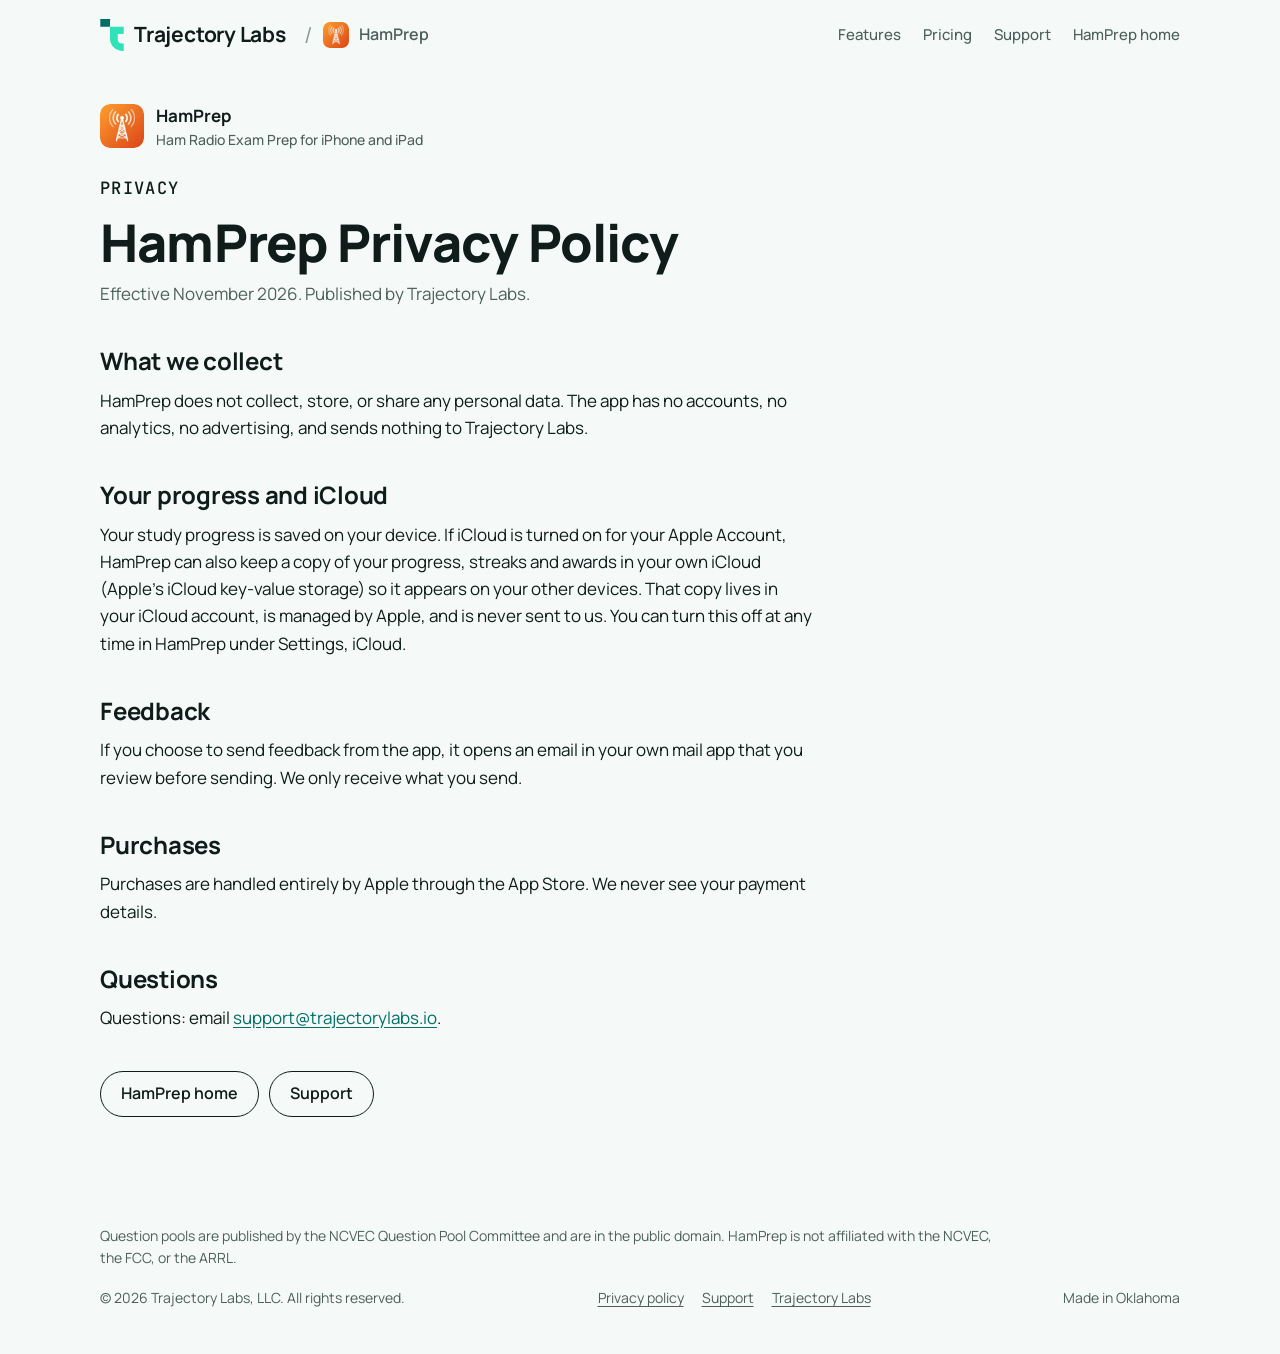
<file: hamprep/privacy.html>
<!doctype html>
<html lang="en" data-store="soon">
<head>
<meta charset="utf-8">
<meta name="viewport" content="width=device-width, initial-scale=1, viewport-fit=cover">
<!-- SLOT: page meta -->
<title>HamPrep Privacy Policy</title>
<meta name="description" content="HamPrep does not collect, store, or share any personal data. No accounts, no analytics, no advertising. Optional iCloud sync stays in your own iCloud.">
<link rel="canonical" href="https://trajectorylabs.io/hamprep/privacy.html">
<meta name="theme-color" content="#f5f9f7" media="(prefers-color-scheme: light)">
<meta name="theme-color" content="#0b1513" media="(prefers-color-scheme: dark)">
<link rel="icon" href="favicon.png" type="image/png" sizes="64x64">
<link rel="icon" href="favicon-192.png" type="image/png" sizes="192x192">
<link rel="apple-touch-icon" href="apple-touch-icon.png">
<meta property="og:type" content="website">
<meta property="og:site_name" content="Trajectory Labs">
<meta property="og:title" content="HamPrep Privacy Policy">
<meta property="og:description" content="HamPrep does not collect, store, or share any personal data.">
<meta property="og:url" content="https://trajectorylabs.io/hamprep/privacy.html">
<meta property="og:image" content="https://trajectorylabs.io/hamprep/assets/og-card.jpg">
<meta name="twitter:card" content="summary_large_image">
<link rel="preconnect" href="https://fonts.googleapis.com">
<link rel="preconnect" href="https://fonts.gstatic.com" crossorigin>
<link rel="stylesheet" href="https://fonts.googleapis.com/css2?family=Manrope:wght@400..800&family=JetBrains+Mono:wght@500&display=swap">
<link rel="stylesheet" href="assets/app-page.css">
</head>
<body>
<a class="skip" href="#main">Skip to content</a>

<!-- ============ SHARED CHROME: nav ============ -->
<header class="nav">
  <div class="wrap">
    <a class="brand" href="https://trajectorylabs.io" aria-label="Trajectory Labs home">
      <svg viewBox="0 0 564 771" aria-hidden="true"><rect x="0" y="0" width="234" height="184" rx="6" fill="var(--teal)"/><path d="M233 184 H564 V361 H421 V500 C421 552 462 588 520 588 H564 V771 C370 771 238 650 233 470 Z" fill="var(--mint)"/></svg>
      Trajectory Labs
    </a>
    <span class="crumb"><span class="sep" aria-hidden="true">/</span><img src="assets/app-icon.webp" width="26" height="26" alt="">HamPrep</span>
    <nav class="nav-links" aria-label="Page">
      <a href="index.html#features">Features</a>
      <a href="index.html#pricing">Pricing</a>
      <a href="support.html">Support</a>
      <a class="keep" href="index.html">HamPrep home</a>
    </nav>
  </div>
</header>

<main id="main" class="page">
  <div class="wrap">
    <div class="prose">
      <div class="side-id">
        <img src="assets/app-icon.webp" width="44" height="44" alt="">
        <span>HamPrep<small>Ham Radio Exam Prep for iPhone and iPad</small></span>
      </div>
      <p class="label">Privacy</p>
      <h1>HamPrep Privacy Policy</h1>
      <p class="meta">Effective November 2026. Published by Trajectory Labs.</p>

      <!-- Legal wording below is kept as written. Edit with care. -->
      <h2>What we collect</h2>
      <p>HamPrep does not collect, store, or share any personal data. The app has no accounts, no analytics, no advertising, and sends nothing to Trajectory Labs.</p>

      <h2>Your progress and iCloud</h2>
      <p>Your study progress is saved on your device. If iCloud is turned on for your Apple Account, HamPrep can also keep a copy of your progress, streaks and awards in your own iCloud (Apple's iCloud key-value storage) so it appears on your other devices. That copy lives in your iCloud account, is managed by Apple, and is never sent to us. You can turn this off at any time in HamPrep under Settings, iCloud.</p>

      <h2>Feedback</h2>
      <p>If you choose to send feedback from the app, it opens an email in your own mail app that you review before sending. We only receive what you send.</p>

      <h2>Purchases</h2>
      <p>Purchases are handled entirely by Apple through the App Store. We never see your payment details.</p>

      <h2>Questions</h2>
      <p>Questions: email <a href="mailto:support@trajectorylabs.io">support@trajectorylabs.io</a>.</p>

      <div class="backlinks">
        <a class="btn secondary" href="index.html">HamPrep home</a>
        <a class="btn secondary" href="support.html">Support</a>
      </div>
    </div>
  </div>
</main>

<!-- ============ SHARED CHROME: footer ============ -->
<footer class="footer">
  <div class="wrap">
    <p class="legal">Question pools are published by the NCVEC Question Pool Committee and are in the public domain. HamPrep is not affiliated with the NCVEC, the FCC, or the ARRL.</p>
    <div class="row">
      <span>&copy; 2026 Trajectory Labs, LLC. All rights reserved.</span>
      <nav aria-label="Footer">
        <a href="privacy.html">Privacy policy</a>
        <a href="support.html">Support</a>
        <a href="https://trajectorylabs.io">Trajectory Labs</a>
      </nav>
      <span>Made in Oklahoma</span>
    </div>
  </div>
</footer>
</body>
</html>
</file>
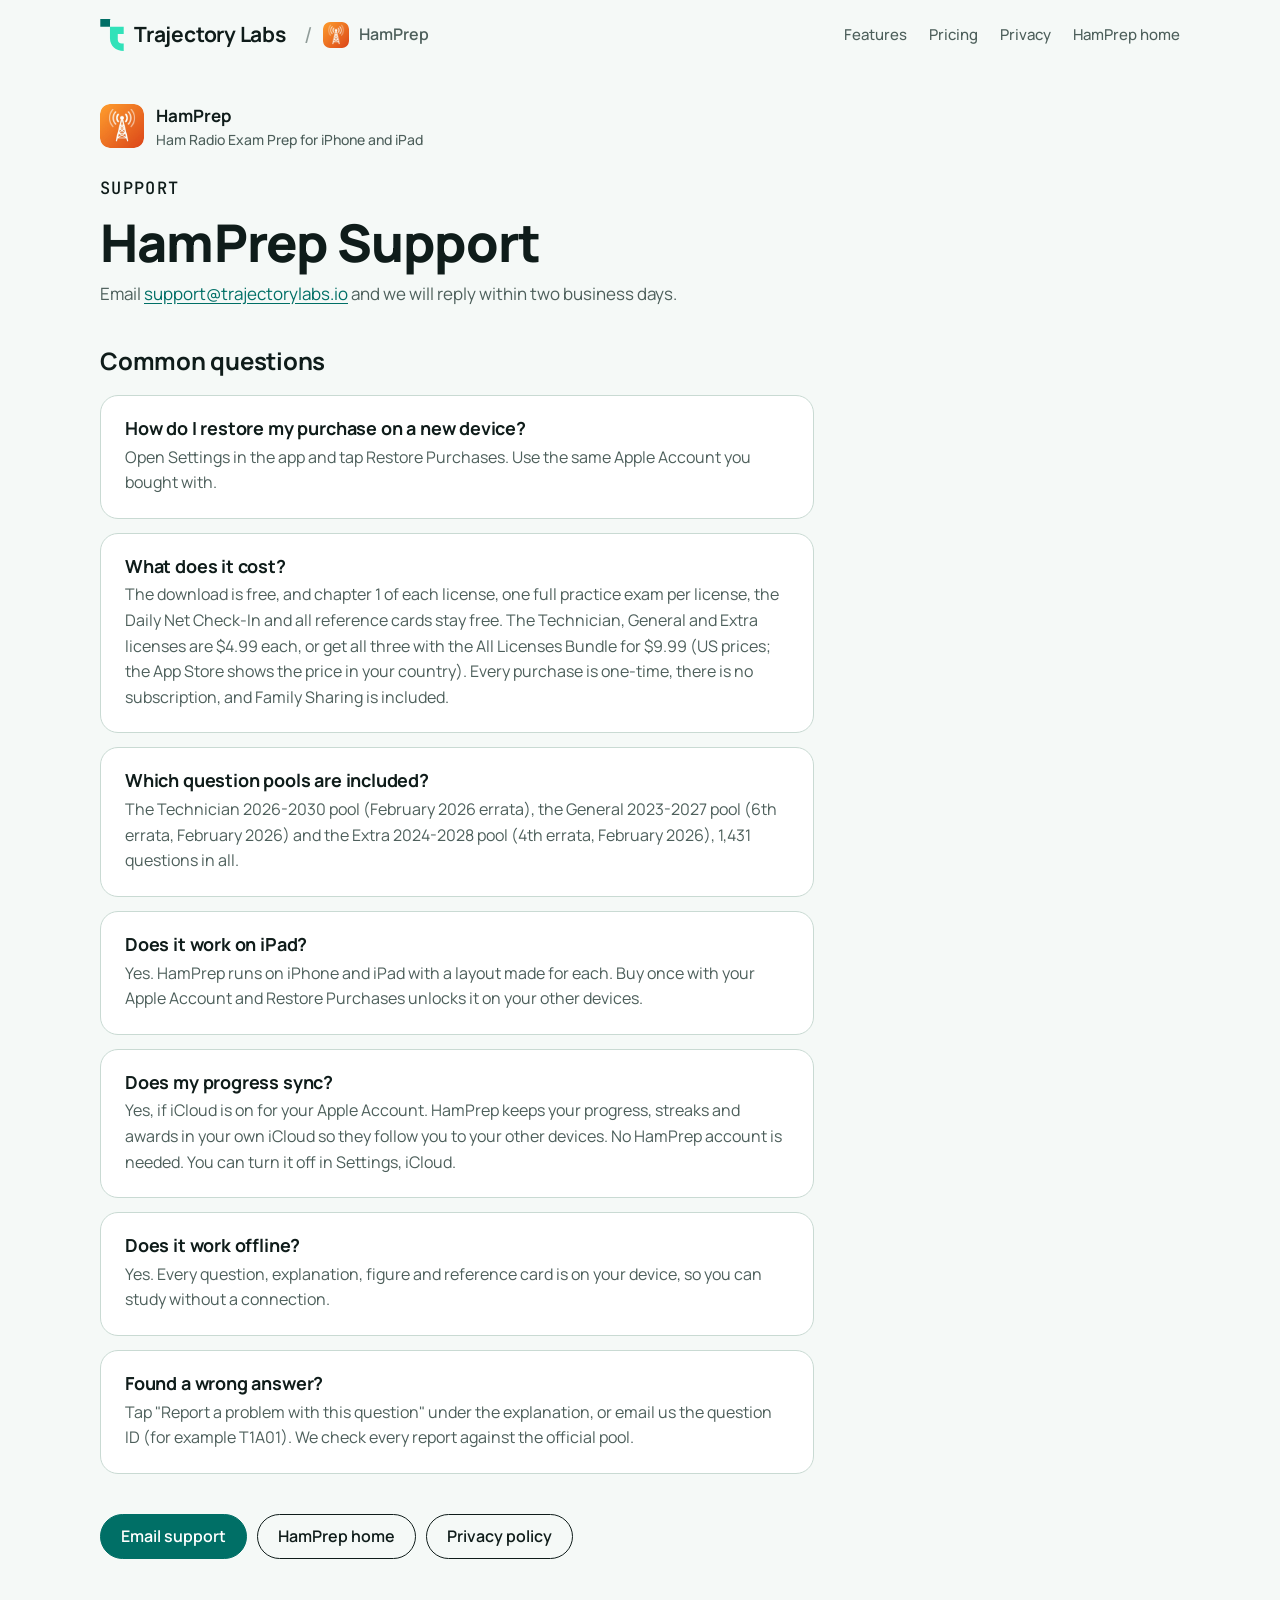
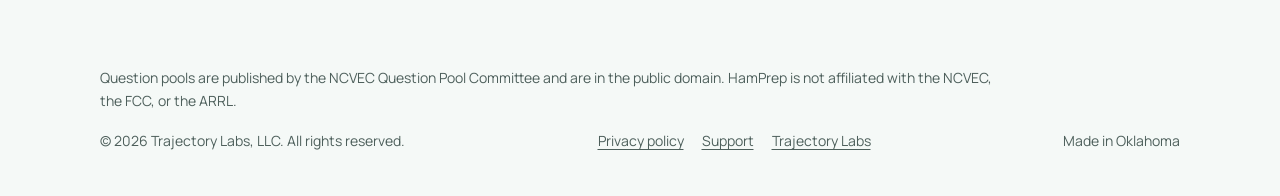
<file: hamprep/support.html>
<!doctype html>
<html lang="en" data-store="soon">
<head>
<meta charset="utf-8">
<meta name="viewport" content="width=device-width, initial-scale=1, viewport-fit=cover">
<!-- SLOT: page meta -->
<title>HamPrep Support</title>
<meta name="description" content="Get help with HamPrep: restore a purchase, question pools, iCloud sync, reporting a wrong answer. Email support@trajectorylabs.io and we reply within two business days.">
<link rel="canonical" href="https://trajectorylabs.io/hamprep/support.html">
<meta name="theme-color" content="#f5f9f7" media="(prefers-color-scheme: light)">
<meta name="theme-color" content="#0b1513" media="(prefers-color-scheme: dark)">
<link rel="icon" href="favicon.png" type="image/png" sizes="64x64">
<link rel="icon" href="favicon-192.png" type="image/png" sizes="192x192">
<link rel="apple-touch-icon" href="apple-touch-icon.png">
<meta property="og:type" content="website">
<meta property="og:site_name" content="Trajectory Labs">
<meta property="og:title" content="HamPrep Support">
<meta property="og:description" content="Help with purchases, question pools, iCloud sync and reporting a wrong answer.">
<meta property="og:url" content="https://trajectorylabs.io/hamprep/support.html">
<meta property="og:image" content="https://trajectorylabs.io/hamprep/assets/og-card.jpg">
<meta name="twitter:card" content="summary_large_image">
<link rel="preconnect" href="https://fonts.googleapis.com">
<link rel="preconnect" href="https://fonts.gstatic.com" crossorigin>
<link rel="stylesheet" href="https://fonts.googleapis.com/css2?family=Manrope:wght@400..800&family=JetBrains+Mono:wght@500&display=swap">
<link rel="stylesheet" href="assets/app-page.css">
</head>
<body>
<a class="skip" href="#main">Skip to content</a>

<!-- ============ SHARED CHROME: nav ============ -->
<header class="nav">
  <div class="wrap">
    <a class="brand" href="https://trajectorylabs.io" aria-label="Trajectory Labs home">
      <svg viewBox="0 0 564 771" aria-hidden="true"><rect x="0" y="0" width="234" height="184" rx="6" fill="var(--teal)"/><path d="M233 184 H564 V361 H421 V500 C421 552 462 588 520 588 H564 V771 C370 771 238 650 233 470 Z" fill="var(--mint)"/></svg>
      Trajectory Labs
    </a>
    <span class="crumb"><span class="sep" aria-hidden="true">/</span><img src="assets/app-icon.webp" width="26" height="26" alt="">HamPrep</span>
    <nav class="nav-links" aria-label="Page">
      <a href="index.html#features">Features</a>
      <a href="index.html#pricing">Pricing</a>
      <a href="privacy.html">Privacy</a>
      <a class="keep" href="index.html">HamPrep home</a>
    </nav>
  </div>
</header>

<main id="main" class="page">
  <div class="wrap">
    <div class="prose">
      <div class="side-id">
        <img src="assets/app-icon.webp" width="44" height="44" alt="">
        <span>HamPrep<small>Ham Radio Exam Prep for iPhone and iPad</small></span>
      </div>
      <p class="label">Support</p>
      <h1>HamPrep Support</h1>
      <p class="meta">Email <a href="mailto:support@trajectorylabs.io">support@trajectorylabs.io</a> and we will reply within two business days.</p>

      <h2>Common questions</h2>
      <div class="faq">
        <div class="card">
          <h3>How do I restore my purchase on a new device?</h3>
          <p>Open Settings in the app and tap Restore Purchases. Use the same Apple Account you bought with.</p>
        </div>
        <div class="card">
          <h3>What does it cost?</h3>
          <p>The download is free, and chapter 1 of each license, one full practice exam per license, the Daily Net Check-In and all reference cards stay free. The Technician, General and Extra licenses are $4.99 each, or get all three with the All Licenses Bundle for $9.99 (US prices; the App Store shows the price in your country). Every purchase is one-time, there is no subscription, and Family Sharing is included.</p>
        </div>
        <div class="card">
          <h3>Which question pools are included?</h3>
          <p>The Technician 2026-2030 pool (February 2026 errata), the General 2023-2027 pool (6th errata, February 2026) and the Extra 2024-2028 pool (4th errata, February 2026), 1,431 questions in all.</p>
        </div>
        <div class="card">
          <h3>Does it work on iPad?</h3>
          <p>Yes. HamPrep runs on iPhone and iPad with a layout made for each. Buy once with your Apple Account and Restore Purchases unlocks it on your other devices.</p>
        </div>
        <div class="card">
          <h3>Does my progress sync?</h3>
          <p>Yes, if iCloud is on for your Apple Account. HamPrep keeps your progress, streaks and awards in your own iCloud so they follow you to your other devices. No HamPrep account is needed. You can turn it off in Settings, iCloud.</p>
        </div>
        <div class="card">
          <h3>Does it work offline?</h3>
          <p>Yes. Every question, explanation, figure and reference card is on your device, so you can study without a connection.</p>
        </div>
        <div class="card">
          <h3>Found a wrong answer?</h3>
          <p>Tap "Report a problem with this question" under the explanation, or email us the question ID (for example T1A01). We check every report against the official pool.</p>
        </div>
      </div>

      <div class="backlinks">
        <a class="btn primary" href="mailto:support@trajectorylabs.io">Email support</a>
        <a class="btn secondary" href="index.html">HamPrep home</a>
        <a class="btn secondary" href="privacy.html">Privacy policy</a>
      </div>
    </div>
  </div>
</main>

<!-- ============ SHARED CHROME: footer ============ -->
<footer class="footer">
  <div class="wrap">
    <p class="legal">Question pools are published by the NCVEC Question Pool Committee and are in the public domain. HamPrep is not affiliated with the NCVEC, the FCC, or the ARRL.</p>
    <div class="row">
      <span>&copy; 2026 Trajectory Labs, LLC. All rights reserved.</span>
      <nav aria-label="Footer">
        <a href="privacy.html">Privacy policy</a>
        <a href="support.html">Support</a>
        <a href="https://trajectorylabs.io">Trajectory Labs</a>
      </nav>
      <span>Made in Oklahoma</span>
    </div>
  </div>
</footer>
</body>
</html>
</file>
<file: shared/app-page.css>
/* ==========================================================================
   Trajectory Labs app page template
   Shared chrome (nav, footer, contact band, cards, buttons) uses the
   trajectorylabs.io tokens. Each app overrides only the --accent* slots.
   ========================================================================== */

/* ---------- 1. Tokens: Trajectory Labs (do not edit per app) ---------- */
:root {
  --bg: #f5f9f7;
  --surface: #ffffff;
  --ink: #0f1c1a;
  --muted: #4d5f5b;
  --line: #c9dad3;
  --teal: #006f66;
  --mint: #31e2b9;
  --mint-soft: #dcf8f0;
  --band: #00564f;
  --band-ink: #eafaf5;
  --on-teal: #ffffff;
  --focus: #006f66;

  /* ---------- 2. Tokens: per-app accent (EDIT THESE for a new app) ----------
     --accent       brand fill color (buttons, bars). Dark ink sits on it.
     --accent-ink   text-on-light version, must reach 4.5:1 on --bg.
     --accent-soft  tinted background for chips and the hero glow.
     --accent-glow  translucent version for the hero blob.
     --accent-shadow translucent version for the icon's drop shadow.
     --on-accent    text color used on top of --accent fills. */
  --accent: #f2731a;
  --accent-ink: #b04e00;
  --accent-soft: #fdeee2;
  --accent-glow: rgba(242, 115, 26, .22);
  --accent-shadow: rgba(242, 115, 26, .6);
  --on-accent: #0f1c1a;

  --measure: 1080px;
  --gutter: max(20px, env(safe-area-inset-left), env(safe-area-inset-right));
  --radius: 18px;
  --font: "Manrope", system-ui, -apple-system, "Segoe UI", sans-serif;
  --mono: "JetBrains Mono", ui-monospace, SFMono-Regular, Menlo, monospace;
  --shadow: 0 24px 60px -30px rgba(15, 28, 26, .35);
  color-scheme: light;
}

/* Dark mode: system preference, unless the page is pinned to light */
@media (prefers-color-scheme: dark) {
  :root:not([data-theme="light"]) {
    --bg: #0b1513;
    --surface: #111f1c;
    --ink: #e9f3f0;
    --muted: #9db3ad;
    --line: #1f3430;
    --teal: #3fb5a6;
    --mint: #31e2b9;
    --mint-soft: #123a32;
    --band: #0f2e2a;
    --band-ink: #e9f3f0;
    --on-teal: #0b1513;
    --focus: #31e2b9;
    --accent-ink: #ff9a52;
    --accent-soft: #3a2314;
    --accent-glow: rgba(242, 115, 26, .28);
    --shadow: 0 24px 60px -30px rgba(0, 0, 0, .8);
    color-scheme: dark;
  }
}
/* Dark mode pinned with <html data-theme="dark"> */
:root[data-theme="dark"] {
  --bg: #0b1513;
  --surface: #111f1c;
  --ink: #e9f3f0;
  --muted: #9db3ad;
  --line: #1f3430;
  --teal: #3fb5a6;
  --mint: #31e2b9;
  --mint-soft: #123a32;
  --band: #0f2e2a;
  --band-ink: #e9f3f0;
  --on-teal: #0b1513;
  --focus: #31e2b9;
  --accent-ink: #ff9a52;
  --accent-soft: #3a2314;
  --accent-glow: rgba(242, 115, 26, .28);
  --shadow: 0 24px 60px -30px rgba(0, 0, 0, .8);
  color-scheme: dark;
}

/* ---------- 3. Base ---------- */
*, *::before, *::after { box-sizing: border-box; }
html { -webkit-text-size-adjust: 100%; scroll-behavior: smooth; }
body {
  margin: 0;
  background: var(--bg);
  color: var(--ink);
  font: 400 17px/1.6 var(--font);
  overflow-x: hidden;
  -webkit-font-smoothing: antialiased;
}
img, svg { display: block; max-width: 100%; height: auto; }
a { color: var(--teal); text-underline-offset: .18em; }
a:hover { color: var(--ink); }
:focus-visible { outline: 3px solid var(--focus); outline-offset: 3px; border-radius: 6px; }
h1, h2, h3, h4 { margin: 0; line-height: 1.15; letter-spacing: -0.01em; }
h1 { font-size: clamp(40px, 6.2vw, 68px); font-weight: 800; line-height: 1.06; letter-spacing: -0.015em; }
h2 { font-size: clamp(32px, 4vw, 42px); font-weight: 700; }
h3 { font-size: 19px; font-weight: 700; }
p { margin: 0 0 1em; }
p:last-child { margin-bottom: 0; }
strong { font-weight: 700; }
.wrap { width: min(var(--measure), 100% - 2 * var(--gutter)); margin-inline: auto; }
.label {
  font: 500 12px/1.4 var(--mono);
  text-transform: uppercase;
  letter-spacing: .08em;
  color: var(--teal);
  margin: 0 0 14px;
}
.label.accent { color: var(--accent-ink); }
.lead { font-size: clamp(18px, 2vw, 21px); color: var(--muted); max-width: 34em; }
.muted { color: var(--muted); }
.skip {
  position: absolute; left: var(--gutter); top: -60px;
  background: var(--surface); color: var(--ink); padding: 10px 14px; border-radius: 999px; z-index: 20;
}
.skip:focus { top: 12px; }

/* ---------- 4. Buttons, chips ---------- */
.btn {
  display: inline-flex; align-items: center; justify-content: center; gap: 8px;
  padding: 12px 20px; border-radius: 999px; font-weight: 600; font-size: 16px; line-height: 1.2;
  text-decoration: none; cursor: pointer; border: 1.5px solid transparent;
  transition: transform .15s ease, background-color .15s ease, color .15s ease;
}
.btn:hover { transform: translateY(-1px); }
.btn.primary { background: var(--teal); color: var(--on-teal); border-color: var(--teal); }
.btn.primary:hover { color: var(--on-teal); }
.btn.secondary { background: transparent; color: var(--ink); border-color: var(--ink); }
.btn.secondary:hover { background: var(--surface); color: var(--ink); }
.btn.accent { background: var(--accent); color: var(--on-accent); border-color: var(--accent); }
.btn.accent:hover { color: var(--on-accent); }
.chip {
  display: inline-flex; align-items: center; gap: 6px;
  font: 500 11px/1 var(--mono); text-transform: uppercase; letter-spacing: .08em;
  padding: 7px 11px; border-radius: 999px; background: var(--mint-soft); color: var(--teal); white-space: nowrap;
}
.chip.dev { background: transparent; border: 1px solid var(--teal); }
.chip.accent { background: var(--accent-soft); color: var(--accent-ink); }
.chip .dot { width: 7px; height: 7px; border-radius: 50%; background: currentColor; }

/* ---------- 5. Nav ---------- */
.nav { padding: 18px 0; }
.nav .wrap { display: flex; align-items: center; gap: 18px; flex-wrap: wrap; }
.brand { display: inline-flex; align-items: center; gap: 10px; text-decoration: none; color: var(--ink); font-weight: 700; font-size: 21px; letter-spacing: -0.01em; }
.brand svg { width: 24px; height: 32px; }
.brand:hover { color: var(--teal); }
.crumb { display: inline-flex; align-items: center; gap: 10px; color: var(--muted); font-weight: 600; font-size: 16px; }
.crumb .sep { color: var(--muted); opacity: .6; font-weight: 400; font-size: 22px; line-height: 1; }
.crumb img { width: 26px; height: 26px; border-radius: 7px; }
.nav-links { margin-left: auto; display: flex; gap: 22px; align-items: center; flex-wrap: wrap; }
.nav-links a { color: var(--muted); text-decoration: none; font-size: 15px; font-weight: 500; }
.nav-links a:hover { color: var(--ink); }
.nav-links a.btn { color: var(--on-teal); font-size: 14px; padding: 9px 16px; }
@media (max-width: 720px) {
  .nav-links a:not(.keep) { display: none; }
  .crumb { display: none; }
}

/* ---------- 6. Sections ---------- */
.section { padding: 72px 0; border-top: 1px solid var(--line); }
.section-head { max-width: 42em; margin-bottom: 36px; }
.section-head p { color: var(--muted); font-size: 18px; margin-top: 12px; }
@media (max-width: 720px) { .section { padding: 56px 0; } }

/* ---------- 7. Hero ---------- */
.hero { position: relative; padding: 40px 0 72px; overflow-x: clip; }
.hero .wrap { display: grid; grid-template-columns: minmax(0, 1.2fr) minmax(0, .8fr); gap: 40px; align-items: center; }
.hero-copy { min-width: 0; }
.app-id { display: flex; align-items: center; gap: 16px; margin: 0 0 22px; }
.app-id img { width: 76px; height: 76px; border-radius: 17px; box-shadow: 0 10px 30px -12px var(--accent-shadow); }
.app-id .name { font-size: 26px; font-weight: 800; letter-spacing: -0.01em; line-height: 1.1; }
.app-id .tag { color: var(--muted); font-size: 15px; font-weight: 500; }
.hero h1 { margin: 0 0 20px; max-width: 9.3em; font-size: clamp(38px, 4.6vw, 56px); text-wrap: pretty; }
.hero h1 .accent { color: var(--accent-ink); }
.hero .lead { margin-bottom: 28px; }
.cta { display: flex; align-items: center; gap: 14px; flex-wrap: wrap; }
.cta-note { margin-top: 14px; font-size: 14px; color: var(--muted); }
.cta-note a { color: var(--muted); }
.cta-head { margin-bottom: 24px; }
.soon-pill {
  display: inline-flex; align-items: center; gap: 10px;
  padding: 13px 20px; border-radius: 999px; background: var(--accent-soft); color: var(--accent-ink);
  font-weight: 700; font-size: 16px; line-height: 1.2; border: 1.5px solid transparent;
}
.soon-pill .dot { width: 9px; height: 9px; border-radius: 50%; background: var(--accent); box-shadow: 0 0 0 4px var(--accent-glow); }
/* Apple badge: official artwork, never restyled. Min height 40px, clear space = 1/4 of its height. */
.store-badge { display: inline-block; padding: 14px; margin: -14px; border-radius: 12px; line-height: 0; }
.store-badge img { height: 56px; width: auto; }
.hero-art { position: relative; min-width: 0; display: grid; place-items: center; }
.hero-art::before {
  content: ""; position: absolute; inset: 6% -6% 8% -6%; border-radius: 50%;
  background: radial-gradient(closest-side, var(--accent-glow), transparent 72%);
}
.hero-art .orb {
  position: absolute; width: min(78%, 420px); aspect-ratio: 1; border-radius: 50%;
  background: var(--accent-soft); top: 50%; left: 50%; transform: translate(-50%, -50%);
}
.hero-art .dots { position: absolute; inset: 0; pointer-events: none; }
.hero-art .dots i { position: absolute; width: 8px; height: 8px; border-radius: 50%; background: var(--accent); opacity: .6; }
.hero-art .dots i:nth-child(1) { top: 14%; right: 6%; }
.hero-art .dots i:nth-child(2) { bottom: 22%; left: 6%; width: 6px; height: 6px; }
.hero-art .dots i:nth-child(3) { top: 42%; right: 2%; width: 5px; height: 5px; background: var(--teal); }
.hero-art .dots i:nth-child(4) { top: 8%; left: 18%; width: 5px; height: 5px; background: var(--teal); }
.hero-phone { position: relative; width: min(100%, 330px); border-radius: 36px; box-shadow: var(--shadow); }
@media (max-width: 860px) {
  .hero { padding: 24px 0 36px; }
  .hero .wrap { grid-template-columns: 1fr; gap: 40px; }
  .hero-art { order: 2; }
  /* Cap the tall phone so the stats and gallery arrive sooner; fade the cut edge */
  .hero-phone { width: min(78%, 300px); max-height: 62vh; object-fit: cover; object-position: top;
                -webkit-mask-image: linear-gradient(#000 72%, transparent 100%); mask-image: linear-gradient(#000 72%, transparent 100%);
                box-shadow: none; }
  .hero-art::before { inset: 6% -6% 20% -6%; }
  .app-id img { width: 64px; height: 64px; border-radius: 14px; }
}

/* ---------- 8. Stats strip ---------- */
.stats { display: grid; grid-template-columns: repeat(4, 1fr); gap: 1px; background: var(--line); border: 1px solid var(--line); border-radius: var(--radius); overflow: hidden; }
.stats > div { background: var(--surface); padding: 22px 24px; }
.stats .num { font-size: 32px; font-weight: 800; letter-spacing: -0.02em; line-height: 1.1; color: var(--ink); }
.stats .num.accent { color: var(--accent-ink); }
.stats .what { font: 500 12px/1.4 var(--mono); text-transform: uppercase; letter-spacing: .08em; color: var(--muted); margin-top: 6px; }
@media (max-width: 720px) {
  .stats { grid-template-columns: 1fr 1fr; }
  .stats > div { padding: 18px 18px; }
  .stats .num { font-size: 26px; }
}

/* ---------- 9. Screenshots ---------- */
.shots { display: grid; grid-template-columns: repeat(5, minmax(0, 1fr)); gap: 22px; }
.shot { margin: 0; min-width: 0; }
.shot img { width: 100%; border-radius: 22px; box-shadow: var(--shadow); }
.shot figcaption { margin-top: 14px; font-size: 15px; line-height: 1.45; color: var(--muted); }
.shot figcaption b { display: block; color: var(--ink); font-weight: 700; margin-bottom: 2px; }
@media (max-width: 900px) {
  .shots { display: flex; gap: 16px; overflow-x: auto; scroll-snap-type: x mandatory; scroll-padding-inline: var(--gutter);
           padding: 4px var(--gutter) 24px; margin-inline: calc(-1 * var(--gutter)); scrollbar-width: thin; -webkit-overflow-scrolling: touch; }
  .shot { flex: 0 0 min(62vw, 240px); scroll-snap-align: start; }
}

/* ---------- 10. Feature cards ---------- */
.grid { display: grid; gap: 16px; grid-template-columns: repeat(3, minmax(0, 1fr)); }
.grid.two { grid-template-columns: repeat(2, minmax(0, 1fr)); }
.card {
  background: var(--surface); border: 1px solid var(--line); border-radius: var(--radius); padding: 26px;
  display: flex; flex-direction: column; gap: 10px; min-width: 0;
}
.card .idx { font: 500 12px/1 var(--mono); letter-spacing: .08em; color: var(--accent-ink); }
.card h3 { font-size: 19px; }
.card p { color: var(--muted); font-size: 16px; }
.card.accent-top::before { content: ""; width: 36px; height: 3px; border-radius: 2px; background: var(--accent); margin-bottom: 4px; }
@media (max-width: 900px) { .grid, .grid.two { grid-template-columns: repeat(2, minmax(0, 1fr)); } }
@media (max-width: 600px) { .grid, .grid.two { grid-template-columns: 1fr; } }

/* ---------- 11. Pricing ---------- */
.pricing { display: grid; grid-template-columns: minmax(0, 1fr); gap: 16px; align-items: stretch; }
.free { background: var(--surface); border: 1px solid var(--line); border-radius: var(--radius); padding: 26px; }
.free h3 { font-size: 22px; margin-bottom: 6px; }
.free .price { font-size: 40px; font-weight: 800; letter-spacing: -0.02em; line-height: 1; margin: 10px 0 18px; }
.check { list-style: none; margin: 0; padding: 0; display: grid; gap: 10px; color: var(--muted); font-size: 16px; }
.check li { display: flex; gap: 10px; align-items: flex-start; }
.check li::before {
  content: ""; flex: 0 0 18px; height: 18px; margin-top: 3px; border-radius: 50%; background: var(--mint-soft);
  position: relative;
}
.check li { position: relative; }
.check li::after {
  content: ""; position: absolute; left: 0; top: 3px; width: 18px; height: 18px; background: var(--teal);
  -webkit-mask: url("data:image/svg+xml,%3Csvg xmlns='http://www.w3.org/2000/svg' viewBox='0 0 18 18'%3E%3Cpath d='M4.5 9.5l3 3 6-7' fill='none' stroke='black' stroke-width='2' stroke-linecap='round' stroke-linejoin='round'/%3E%3C/svg%3E") center / 100% no-repeat;
  mask: url("data:image/svg+xml,%3Csvg xmlns='http://www.w3.org/2000/svg' viewBox='0 0 18 18'%3E%3Cpath d='M4.5 9.5l3 3 6-7' fill='none' stroke='black' stroke-width='2' stroke-linecap='round' stroke-linejoin='round'/%3E%3C/svg%3E") center / 100% no-repeat;
}
.plans { display: grid; grid-template-columns: repeat(3, minmax(0, 1fr)); gap: 12px; }
.plan {
  background: var(--surface); border: 1px solid var(--line); border-radius: var(--radius); padding: 22px 20px;
  display: flex; flex-direction: column; gap: 8px; min-width: 0; position: relative;
}
.plan.best { border-color: var(--accent); box-shadow: 0 0 0 1px var(--accent) inset; }
.plan .name { font-weight: 700; font-size: 17px; line-height: 1.3; }
.plan .price { font-size: 34px; font-weight: 800; letter-spacing: -0.02em; line-height: 1; margin: 6px 0 2px; }
.plan .price small { font-size: 14px; font-weight: 500; color: var(--muted); letter-spacing: 0; margin-left: 4px; }
.plan .what { color: var(--muted); font-size: 15px; }
.plan .chip { position: absolute; top: -12px; right: 16px; }
.plan-note { grid-column: 1 / -1; color: var(--muted); font-size: 15px; display: flex; gap: 10px 22px; flex-wrap: wrap; margin-top: 4px; }
.plan-note span { display: inline-flex; align-items: center; gap: 8px; }
.plan-note span::before { content: ""; width: 6px; height: 6px; border-radius: 50%; background: var(--accent); }
@media (min-width: 601px) { .plan .name { min-height: 2.6em; } } /* two lines reserved so prices line up */
@media (max-width: 860px) and (max-height: 500px) { .hero-art { display: none; } }
@media (max-width: 600px) { .plans { grid-template-columns: 1fr; } .plan .chip { top: 20px; } }

/* ---------- 12. Privacy summary ---------- */
.privacy-strip { display: grid; grid-template-columns: repeat(3, minmax(0, 1fr)); gap: 16px; }
.privacy-strip .card { gap: 6px; }
.privacy-strip .big { font-size: 22px; font-weight: 800; letter-spacing: -0.01em; }
@media (max-width: 720px) { .privacy-strip { grid-template-columns: 1fr; } }

/* ---------- 13. Contact band ---------- */
.band { background: var(--band); color: var(--band-ink); padding: 72px 0; }
.band .wrap { display: grid; grid-template-columns: minmax(0, 1.1fr) minmax(0, .9fr); gap: 40px; align-items: center; }
.band .label { color: var(--mint); }
.band h2 { color: var(--band-ink); max-width: 14em; }
.band p { color: var(--band-ink); opacity: .9; margin-top: 14px; }
.band a { color: var(--mint); }
.band a:hover { color: var(--band-ink); }
.band-mail { display: flex; flex-direction: column; align-items: flex-start; gap: 16px; }
.band-mail a.mail {
  color: var(--band-ink); font-size: clamp(20px, 2.4vw, 26px); font-weight: 600; text-decoration: none;
  border-bottom: 3px solid var(--mint); padding-bottom: 6px; word-break: break-all;
}
.band-mail a.mail:hover { color: var(--mint); }
.band .btn.secondary { color: var(--band-ink); border-color: var(--band-ink); }
.band .btn.secondary:hover { background: rgba(255, 255, 255, .08); color: var(--band-ink); }
.band .btn.secondary[data-done] { border-color: var(--mint); color: var(--mint); }
.band :focus-visible { outline-color: var(--mint); }
@media (max-width: 860px) { .band .wrap { grid-template-columns: 1fr; gap: 28px; } }

/* ---------- 14. Footer ---------- */
.footer { padding: 36px 0 44px; font-size: 14px; color: var(--muted); }
.footer .legal { max-width: 64em; margin-bottom: 18px; }
.footer .row { display: flex; justify-content: space-between; gap: 12px 24px; flex-wrap: wrap; align-items: center; }
.footer nav { display: flex; gap: 18px; flex-wrap: wrap; }
.footer a { color: var(--muted); }
.footer a:hover { color: var(--ink); }

/* ---------- 15. Store state switch ----------
   <html data-store="soon"> shows .store-soon only; data-store="live" shows .store-live only. */
[data-store="soon"] .store-live { display: none !important; }
[data-store="live"] .store-soon { display: none !important; }

/* ---------- 16. Secondary pages (privacy, support) ---------- */
.page { padding: 32px 0 72px; }
.page .prose { max-width: 42em; }
.prose h1 { font-size: clamp(34px, 5vw, 52px); margin-bottom: 10px; }
.prose .meta { color: var(--muted); margin-bottom: 32px; }
.prose h2 { font-size: 24px; margin: 40px 0 12px; }
.prose p, .prose li { font-size: 17px; color: var(--ink); }
.prose .faq { display: grid; gap: 14px; margin-top: 20px; }
.prose .faq .card { padding: 22px 24px; gap: 6px; }
.prose .faq .card h3 { font-size: 18px; }
.prose .faq .card p { color: var(--muted); font-size: 16px; }
.prose .backlinks { margin-top: 40px; display: flex; gap: 10px; flex-wrap: wrap; }
.side-id { display: flex; align-items: center; gap: 12px; margin-bottom: 26px; }
.side-id img { width: 44px; height: 44px; border-radius: 10px; }
.side-id span { font-weight: 700; }
.side-id small { display: block; color: var(--muted); font-weight: 500; font-size: 14px; }

/* ---------- 17. Motion ---------- */
@media (prefers-reduced-motion: reduce) {
  html { scroll-behavior: auto; }
  *, *::before, *::after { transition: none !important; animation: none !important; }
  .btn:hover { transform: none; }
}
</file>
<file: hamprep/assets/app-page.css>
/* ==========================================================================
   Trajectory Labs app page template
   Shared chrome (nav, footer, contact band, cards, buttons) uses the
   trajectorylabs.io tokens. Each app overrides only the --accent* slots.
   ========================================================================== */

/* ---------- 1. Tokens: Trajectory Labs (do not edit per app) ---------- */
:root {
  --bg: #f5f9f7;
  --surface: #ffffff;
  --ink: #0f1c1a;
  --muted: #4d5f5b;
  --line: #c9dad3;
  --teal: #006f66;
  --mint: #31e2b9;
  --mint-soft: #dcf8f0;
  --band: #00564f;
  --band-ink: #eafaf5;
  --on-teal: #ffffff;
  --focus: #006f66;

  /* ---------- 2. Tokens: per-app accent (EDIT THESE for a new app) ----------
     --accent       brand fill color (buttons, bars). Dark ink sits on it.
     --accent-ink   text-on-light version, must reach 4.5:1 on --bg.
     --accent-soft  tinted background for chips and the hero glow.
     --accent-glow  translucent version for the hero blob.
     --accent-shadow translucent version for the icon's drop shadow.
     --on-accent    text color used on top of --accent fills. */
  --accent: #f2731a;
  --accent-ink: #b04e00;
  --accent-soft: #fdeee2;
  --accent-glow: rgba(242, 115, 26, .22);
  --accent-shadow: rgba(242, 115, 26, .6);
  --on-accent: #0f1c1a;

  --measure: 1080px;
  --gutter: max(20px, env(safe-area-inset-left), env(safe-area-inset-right));
  --radius: 18px;
  --font: "Manrope", system-ui, -apple-system, "Segoe UI", sans-serif;
  --mono: "JetBrains Mono", ui-monospace, SFMono-Regular, Menlo, monospace;
  --shadow: 0 24px 60px -30px rgba(15, 28, 26, .35);
  color-scheme: light;
}

/* Dark mode: system preference, unless the page is pinned to light */
@media (prefers-color-scheme: dark) {
  :root:not([data-theme="light"]) {
    --bg: #0b1513;
    --surface: #111f1c;
    --ink: #e9f3f0;
    --muted: #9db3ad;
    --line: #1f3430;
    --teal: #3fb5a6;
    --mint: #31e2b9;
    --mint-soft: #123a32;
    --band: #0f2e2a;
    --band-ink: #e9f3f0;
    --on-teal: #0b1513;
    --focus: #31e2b9;
    --accent-ink: #ff9a52;
    --accent-soft: #3a2314;
    --accent-glow: rgba(242, 115, 26, .28);
    --shadow: 0 24px 60px -30px rgba(0, 0, 0, .8);
    color-scheme: dark;
  }
}
/* Dark mode pinned with <html data-theme="dark"> */
:root[data-theme="dark"] {
  --bg: #0b1513;
  --surface: #111f1c;
  --ink: #e9f3f0;
  --muted: #9db3ad;
  --line: #1f3430;
  --teal: #3fb5a6;
  --mint: #31e2b9;
  --mint-soft: #123a32;
  --band: #0f2e2a;
  --band-ink: #e9f3f0;
  --on-teal: #0b1513;
  --focus: #31e2b9;
  --accent-ink: #ff9a52;
  --accent-soft: #3a2314;
  --accent-glow: rgba(242, 115, 26, .28);
  --shadow: 0 24px 60px -30px rgba(0, 0, 0, .8);
  color-scheme: dark;
}

/* ---------- 3. Base ---------- */
*, *::before, *::after { box-sizing: border-box; }
html { -webkit-text-size-adjust: 100%; scroll-behavior: smooth; }
body {
  margin: 0;
  background: var(--bg);
  color: var(--ink);
  font: 400 17px/1.6 var(--font);
  overflow-x: hidden;
  -webkit-font-smoothing: antialiased;
}
img, svg { display: block; max-width: 100%; height: auto; }
a { color: var(--teal); text-underline-offset: .18em; }
a:hover { color: var(--ink); }
:focus-visible { outline: 3px solid var(--focus); outline-offset: 3px; border-radius: 6px; }
h1, h2, h3, h4 { margin: 0; line-height: 1.15; letter-spacing: -0.01em; }
h1 { font-size: clamp(40px, 6.2vw, 68px); font-weight: 800; line-height: 1.06; letter-spacing: -0.015em; }
h2 { font-size: clamp(32px, 4vw, 42px); font-weight: 700; }
h3 { font-size: 19px; font-weight: 700; }
p { margin: 0 0 1em; }
p:last-child { margin-bottom: 0; }
strong { font-weight: 700; }
.wrap { width: min(var(--measure), 100% - 2 * var(--gutter)); margin-inline: auto; }
.label {
  font: 500 12px/1.4 var(--mono);
  text-transform: uppercase;
  letter-spacing: .08em;
  color: var(--teal);
  margin: 0 0 14px;
}
.label.accent { color: var(--accent-ink); }
.lead { font-size: clamp(18px, 2vw, 21px); color: var(--muted); max-width: 34em; }
.muted { color: var(--muted); }
.skip {
  position: absolute; left: var(--gutter); top: -60px;
  background: var(--surface); color: var(--ink); padding: 10px 14px; border-radius: 999px; z-index: 20;
}
.skip:focus { top: 12px; }

/* ---------- 4. Buttons, chips ---------- */
.btn {
  display: inline-flex; align-items: center; justify-content: center; gap: 8px;
  padding: 12px 20px; border-radius: 999px; font-weight: 600; font-size: 16px; line-height: 1.2;
  text-decoration: none; cursor: pointer; border: 1.5px solid transparent;
  transition: transform .15s ease, background-color .15s ease, color .15s ease;
}
.btn:hover { transform: translateY(-1px); }
.btn.primary { background: var(--teal); color: var(--on-teal); border-color: var(--teal); }
.btn.primary:hover { color: var(--on-teal); }
.btn.secondary { background: transparent; color: var(--ink); border-color: var(--ink); }
.btn.secondary:hover { background: var(--surface); color: var(--ink); }
.btn.accent { background: var(--accent); color: var(--on-accent); border-color: var(--accent); }
.btn.accent:hover { color: var(--on-accent); }
.chip {
  display: inline-flex; align-items: center; gap: 6px;
  font: 500 11px/1 var(--mono); text-transform: uppercase; letter-spacing: .08em;
  padding: 7px 11px; border-radius: 999px; background: var(--mint-soft); color: var(--teal); white-space: nowrap;
}
.chip.dev { background: transparent; border: 1px solid var(--teal); }
.chip.accent { background: var(--accent-soft); color: var(--accent-ink); }
.chip .dot { width: 7px; height: 7px; border-radius: 50%; background: currentColor; }

/* ---------- 5. Nav ---------- */
.nav { padding: 18px 0; }
.nav .wrap { display: flex; align-items: center; gap: 18px; flex-wrap: wrap; }
.brand { display: inline-flex; align-items: center; gap: 10px; text-decoration: none; color: var(--ink); font-weight: 700; font-size: 21px; letter-spacing: -0.01em; }
.brand svg { width: 24px; height: 32px; }
.brand:hover { color: var(--teal); }
.crumb { display: inline-flex; align-items: center; gap: 10px; color: var(--muted); font-weight: 600; font-size: 16px; }
.crumb .sep { color: var(--muted); opacity: .6; font-weight: 400; font-size: 22px; line-height: 1; }
.crumb img { width: 26px; height: 26px; border-radius: 7px; }
.nav-links { margin-left: auto; display: flex; gap: 22px; align-items: center; flex-wrap: wrap; }
.nav-links a { color: var(--muted); text-decoration: none; font-size: 15px; font-weight: 500; }
.nav-links a:hover { color: var(--ink); }
.nav-links a.btn { color: var(--on-teal); font-size: 14px; padding: 9px 16px; }
@media (max-width: 720px) {
  .nav-links a:not(.keep) { display: none; }
  .crumb { display: none; }
}

/* ---------- 6. Sections ---------- */
.section { padding: 72px 0; border-top: 1px solid var(--line); }
.section-head { max-width: 42em; margin-bottom: 36px; }
.section-head p { color: var(--muted); font-size: 18px; margin-top: 12px; }
@media (max-width: 720px) { .section { padding: 56px 0; } }

/* ---------- 7. Hero ---------- */
.hero { position: relative; padding: 40px 0 72px; overflow-x: clip; }
.hero .wrap { display: grid; grid-template-columns: minmax(0, 1.2fr) minmax(0, .8fr); gap: 40px; align-items: center; }
.hero-copy { min-width: 0; }
.app-id { display: flex; align-items: center; gap: 16px; margin: 0 0 22px; }
.app-id img { width: 76px; height: 76px; border-radius: 17px; box-shadow: 0 10px 30px -12px var(--accent-shadow); }
.app-id .name { font-size: 26px; font-weight: 800; letter-spacing: -0.01em; line-height: 1.1; }
.app-id .tag { color: var(--muted); font-size: 15px; font-weight: 500; }
.hero h1 { margin: 0 0 20px; max-width: 9.3em; font-size: clamp(38px, 4.6vw, 56px); text-wrap: pretty; }
.hero h1 .accent { color: var(--accent-ink); }
.hero .lead { margin-bottom: 28px; }
.cta { display: flex; align-items: center; gap: 14px; flex-wrap: wrap; }
.cta-note { margin-top: 14px; font-size: 14px; color: var(--muted); }
.cta-note a { color: var(--muted); }
.cta-head { margin-bottom: 24px; }
.soon-pill {
  display: inline-flex; align-items: center; gap: 10px;
  padding: 13px 20px; border-radius: 999px; background: var(--accent-soft); color: var(--accent-ink);
  font-weight: 700; font-size: 16px; line-height: 1.2; border: 1.5px solid transparent;
}
.soon-pill .dot { width: 9px; height: 9px; border-radius: 50%; background: var(--accent); box-shadow: 0 0 0 4px var(--accent-glow); }
/* Apple badge: official artwork, never restyled. Min height 40px, clear space = 1/4 of its height. */
.store-badge { display: inline-block; padding: 14px; margin: -14px; border-radius: 12px; line-height: 0; }
.store-badge img { height: 56px; width: auto; }
.hero-art { position: relative; min-width: 0; display: grid; place-items: center; }
.hero-art::before {
  content: ""; position: absolute; inset: 6% -6% 8% -6%; border-radius: 50%;
  background: radial-gradient(closest-side, var(--accent-glow), transparent 72%);
}
.hero-art .orb {
  position: absolute; width: min(78%, 420px); aspect-ratio: 1; border-radius: 50%;
  background: var(--accent-soft); top: 50%; left: 50%; transform: translate(-50%, -50%);
}
.hero-art .dots { position: absolute; inset: 0; pointer-events: none; }
.hero-art .dots i { position: absolute; width: 8px; height: 8px; border-radius: 50%; background: var(--accent); opacity: .6; }
.hero-art .dots i:nth-child(1) { top: 14%; right: 6%; }
.hero-art .dots i:nth-child(2) { bottom: 22%; left: 6%; width: 6px; height: 6px; }
.hero-art .dots i:nth-child(3) { top: 42%; right: 2%; width: 5px; height: 5px; background: var(--teal); }
.hero-art .dots i:nth-child(4) { top: 8%; left: 18%; width: 5px; height: 5px; background: var(--teal); }
.hero-phone { position: relative; width: min(100%, 330px); border-radius: 36px; box-shadow: var(--shadow); }
@media (max-width: 860px) {
  .hero { padding: 24px 0 36px; }
  .hero .wrap { grid-template-columns: 1fr; gap: 40px; }
  .hero-art { order: 2; }
  /* Cap the tall phone so the stats and gallery arrive sooner; fade the cut edge */
  .hero-phone { width: min(78%, 300px); max-height: 62vh; object-fit: cover; object-position: top;
                -webkit-mask-image: linear-gradient(#000 72%, transparent 100%); mask-image: linear-gradient(#000 72%, transparent 100%);
                box-shadow: none; }
  .hero-art::before { inset: 6% -6% 20% -6%; }
  .app-id img { width: 64px; height: 64px; border-radius: 14px; }
}

/* ---------- 8. Stats strip ---------- */
.stats { display: grid; grid-template-columns: repeat(4, 1fr); gap: 1px; background: var(--line); border: 1px solid var(--line); border-radius: var(--radius); overflow: hidden; }
.stats > div { background: var(--surface); padding: 22px 24px; }
.stats .num { font-size: 32px; font-weight: 800; letter-spacing: -0.02em; line-height: 1.1; color: var(--ink); }
.stats .num.accent { color: var(--accent-ink); }
.stats .what { font: 500 12px/1.4 var(--mono); text-transform: uppercase; letter-spacing: .08em; color: var(--muted); margin-top: 6px; }
@media (max-width: 720px) {
  .stats { grid-template-columns: 1fr 1fr; }
  .stats > div { padding: 18px 18px; }
  .stats .num { font-size: 26px; }
}

/* ---------- 9. Screenshots ---------- */
.shots { display: grid; grid-template-columns: repeat(5, minmax(0, 1fr)); gap: 22px; }
.shot { margin: 0; min-width: 0; }
.shot img { width: 100%; border-radius: 22px; box-shadow: var(--shadow); }
.shot figcaption { margin-top: 14px; font-size: 15px; line-height: 1.45; color: var(--muted); }
.shot figcaption b { display: block; color: var(--ink); font-weight: 700; margin-bottom: 2px; }
@media (max-width: 900px) {
  .shots { display: flex; gap: 16px; overflow-x: auto; scroll-snap-type: x mandatory; scroll-padding-inline: var(--gutter);
           padding: 4px var(--gutter) 24px; margin-inline: calc(-1 * var(--gutter)); scrollbar-width: thin; -webkit-overflow-scrolling: touch; }
  .shot { flex: 0 0 min(62vw, 240px); scroll-snap-align: start; }
}

/* ---------- 10. Feature cards ---------- */
.grid { display: grid; gap: 16px; grid-template-columns: repeat(3, minmax(0, 1fr)); }
.grid.two { grid-template-columns: repeat(2, minmax(0, 1fr)); }
.card {
  background: var(--surface); border: 1px solid var(--line); border-radius: var(--radius); padding: 26px;
  display: flex; flex-direction: column; gap: 10px; min-width: 0;
}
.card .idx { font: 500 12px/1 var(--mono); letter-spacing: .08em; color: var(--accent-ink); }
.card h3 { font-size: 19px; }
.card p { color: var(--muted); font-size: 16px; }
.card.accent-top::before { content: ""; width: 36px; height: 3px; border-radius: 2px; background: var(--accent); margin-bottom: 4px; }
@media (max-width: 900px) { .grid, .grid.two { grid-template-columns: repeat(2, minmax(0, 1fr)); } }
@media (max-width: 600px) { .grid, .grid.two { grid-template-columns: 1fr; } }

/* ---------- 11. Pricing ---------- */
.pricing { display: grid; grid-template-columns: minmax(0, 1fr); gap: 16px; align-items: stretch; }
.free { background: var(--surface); border: 1px solid var(--line); border-radius: var(--radius); padding: 26px; }
.free h3 { font-size: 22px; margin-bottom: 6px; }
.free .price { font-size: 40px; font-weight: 800; letter-spacing: -0.02em; line-height: 1; margin: 10px 0 18px; }
.check { list-style: none; margin: 0; padding: 0; display: grid; gap: 10px; color: var(--muted); font-size: 16px; }
.check li { display: flex; gap: 10px; align-items: flex-start; }
.check li::before {
  content: ""; flex: 0 0 18px; height: 18px; margin-top: 3px; border-radius: 50%; background: var(--mint-soft);
  position: relative;
}
.check li { position: relative; }
.check li::after {
  content: ""; position: absolute; left: 0; top: 3px; width: 18px; height: 18px; background: var(--teal);
  -webkit-mask: url("data:image/svg+xml,%3Csvg xmlns='http://www.w3.org/2000/svg' viewBox='0 0 18 18'%3E%3Cpath d='M4.5 9.5l3 3 6-7' fill='none' stroke='black' stroke-width='2' stroke-linecap='round' stroke-linejoin='round'/%3E%3C/svg%3E") center / 100% no-repeat;
  mask: url("data:image/svg+xml,%3Csvg xmlns='http://www.w3.org/2000/svg' viewBox='0 0 18 18'%3E%3Cpath d='M4.5 9.5l3 3 6-7' fill='none' stroke='black' stroke-width='2' stroke-linecap='round' stroke-linejoin='round'/%3E%3C/svg%3E") center / 100% no-repeat;
}
.plans { display: grid; grid-template-columns: repeat(3, minmax(0, 1fr)); gap: 12px; }
.plan {
  background: var(--surface); border: 1px solid var(--line); border-radius: var(--radius); padding: 22px 20px;
  display: flex; flex-direction: column; gap: 8px; min-width: 0; position: relative;
}
.plan.best { border-color: var(--accent); box-shadow: 0 0 0 1px var(--accent) inset; }
.plan .name { font-weight: 700; font-size: 17px; line-height: 1.3; }
.plan .price { font-size: 34px; font-weight: 800; letter-spacing: -0.02em; line-height: 1; margin: 6px 0 2px; }
.plan .price small { font-size: 14px; font-weight: 500; color: var(--muted); letter-spacing: 0; margin-left: 4px; }
.plan .what { color: var(--muted); font-size: 15px; }
.plan .chip { position: absolute; top: -12px; right: 16px; }
.plan-note { grid-column: 1 / -1; color: var(--muted); font-size: 15px; display: flex; gap: 10px 22px; flex-wrap: wrap; margin-top: 4px; }
.plan-note span { display: inline-flex; align-items: center; gap: 8px; }
.plan-note span::before { content: ""; width: 6px; height: 6px; border-radius: 50%; background: var(--accent); }
@media (min-width: 601px) { .plan .name { min-height: 2.6em; } } /* two lines reserved so prices line up */
@media (max-width: 860px) and (max-height: 500px) { .hero-art { display: none; } }
@media (max-width: 600px) { .plans { grid-template-columns: 1fr; } .plan .chip { top: 20px; } }

/* ---------- 12. Privacy summary ---------- */
.privacy-strip { display: grid; grid-template-columns: repeat(3, minmax(0, 1fr)); gap: 16px; }
.privacy-strip .card { gap: 6px; }
.privacy-strip .big { font-size: 22px; font-weight: 800; letter-spacing: -0.01em; }
@media (max-width: 720px) { .privacy-strip { grid-template-columns: 1fr; } }

/* ---------- 13. Contact band ---------- */
.band { background: var(--band); color: var(--band-ink); padding: 72px 0; }
.band .wrap { display: grid; grid-template-columns: minmax(0, 1.1fr) minmax(0, .9fr); gap: 40px; align-items: center; }
.band .label { color: var(--mint); }
.band h2 { color: var(--band-ink); max-width: 14em; }
.band p { color: var(--band-ink); opacity: .9; margin-top: 14px; }
.band a { color: var(--mint); }
.band a:hover { color: var(--band-ink); }
.band-mail { display: flex; flex-direction: column; align-items: flex-start; gap: 16px; }
.band-mail a.mail {
  color: var(--band-ink); font-size: clamp(20px, 2.4vw, 26px); font-weight: 600; text-decoration: none;
  border-bottom: 3px solid var(--mint); padding-bottom: 6px; word-break: break-all;
}
.band-mail a.mail:hover { color: var(--mint); }
.band .btn.secondary { color: var(--band-ink); border-color: var(--band-ink); }
.band .btn.secondary:hover { background: rgba(255, 255, 255, .08); color: var(--band-ink); }
.band .btn.secondary[data-done] { border-color: var(--mint); color: var(--mint); }
.band :focus-visible { outline-color: var(--mint); }
@media (max-width: 860px) { .band .wrap { grid-template-columns: 1fr; gap: 28px; } }

/* ---------- 14. Footer ---------- */
.footer { padding: 36px 0 44px; font-size: 14px; color: var(--muted); }
.footer .legal { max-width: 64em; margin-bottom: 18px; }
.footer .row { display: flex; justify-content: space-between; gap: 12px 24px; flex-wrap: wrap; align-items: center; }
.footer nav { display: flex; gap: 18px; flex-wrap: wrap; }
.footer a { color: var(--muted); }
.footer a:hover { color: var(--ink); }

/* ---------- 15. Store state switch ----------
   <html data-store="soon"> shows .store-soon only; data-store="live" shows .store-live only. */
[data-store="soon"] .store-live { display: none !important; }
[data-store="live"] .store-soon { display: none !important; }

/* ---------- 16. Secondary pages (privacy, support) ---------- */
.page { padding: 32px 0 72px; }
.page .prose { max-width: 42em; }
.prose h1 { font-size: clamp(34px, 5vw, 52px); margin-bottom: 10px; }
.prose .meta { color: var(--muted); margin-bottom: 32px; }
.prose h2 { font-size: 24px; margin: 40px 0 12px; }
.prose p, .prose li { font-size: 17px; color: var(--ink); }
.prose .faq { display: grid; gap: 14px; margin-top: 20px; }
.prose .faq .card { padding: 22px 24px; gap: 6px; }
.prose .faq .card h3 { font-size: 18px; }
.prose .faq .card p { color: var(--muted); font-size: 16px; }
.prose .backlinks { margin-top: 40px; display: flex; gap: 10px; flex-wrap: wrap; }
.side-id { display: flex; align-items: center; gap: 12px; margin-bottom: 26px; }
.side-id img { width: 44px; height: 44px; border-radius: 10px; }
.side-id span { font-weight: 700; }
.side-id small { display: block; color: var(--muted); font-weight: 500; font-size: 14px; }

/* ---------- 17. Motion ---------- */
@media (prefers-reduced-motion: reduce) {
  html { scroll-behavior: auto; }
  *, *::before, *::after { transition: none !important; animation: none !important; }
  .btn:hover { transform: none; }
}
</file>
